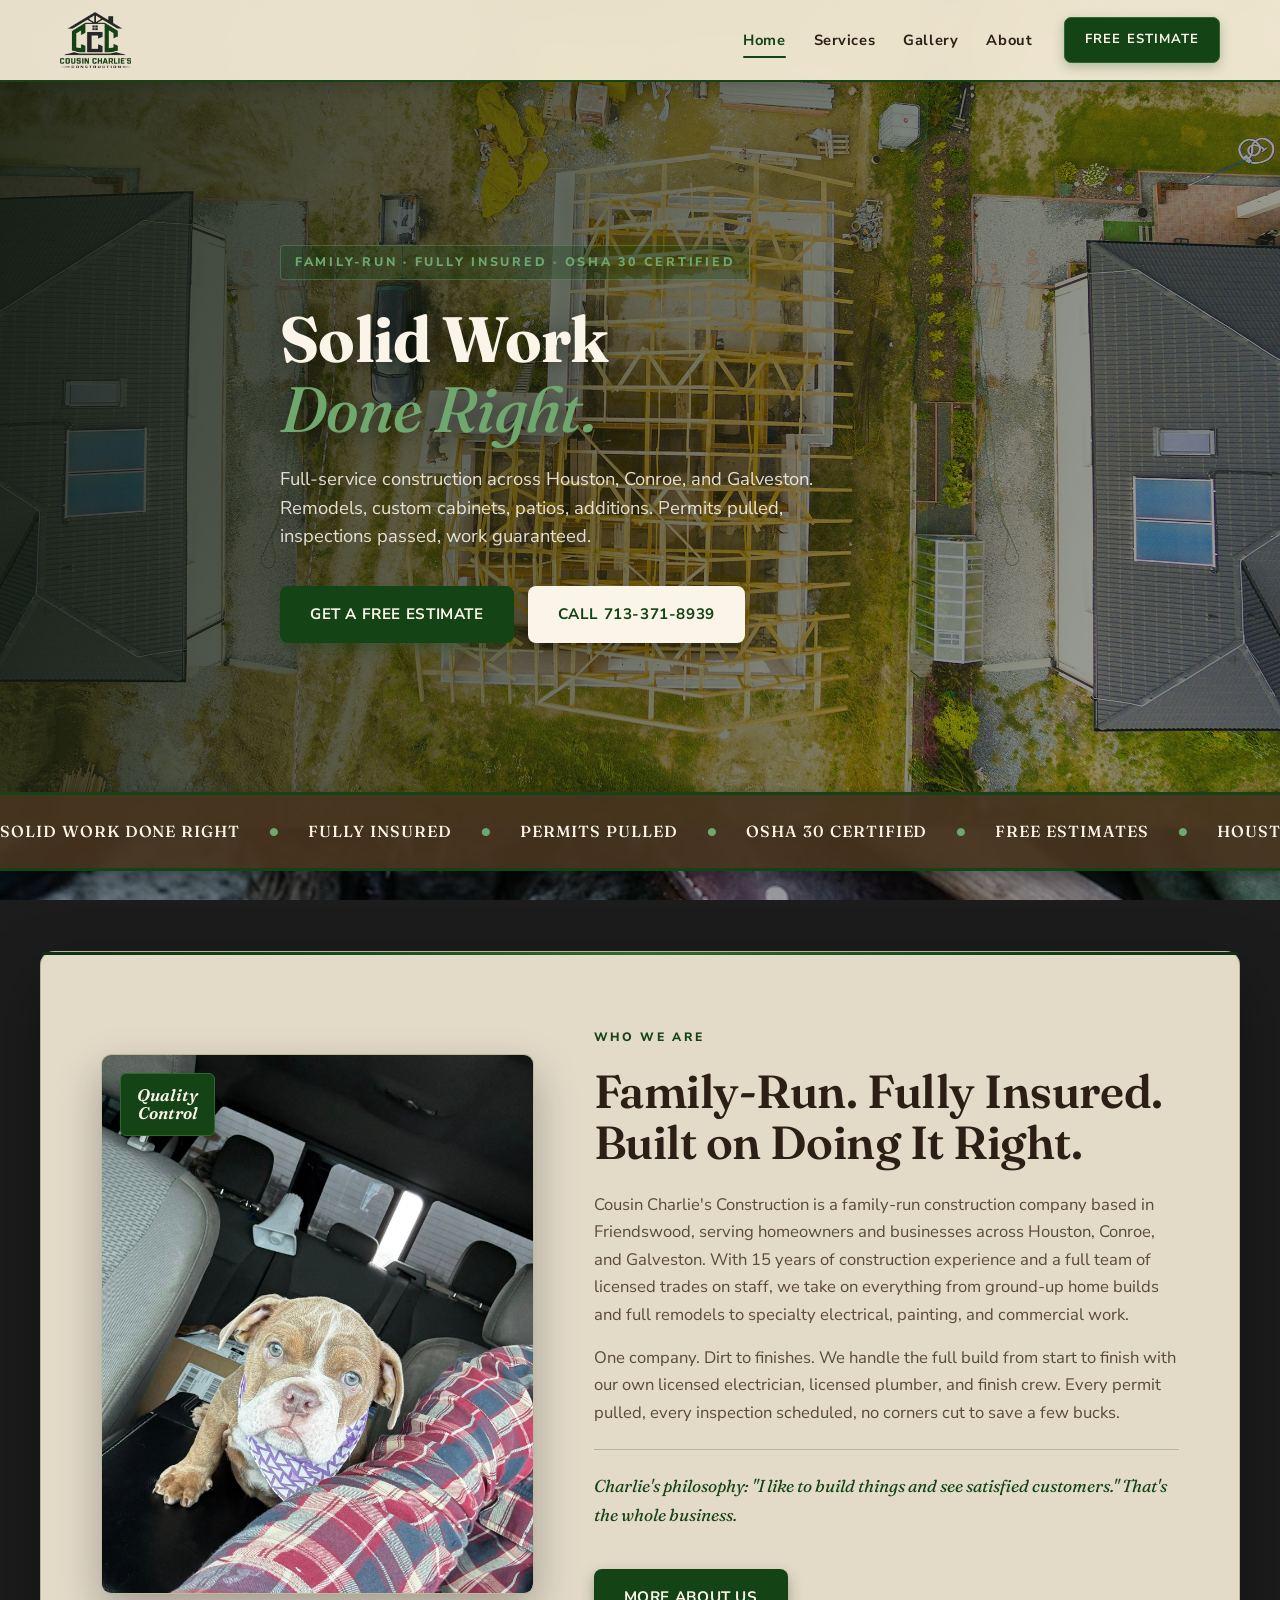
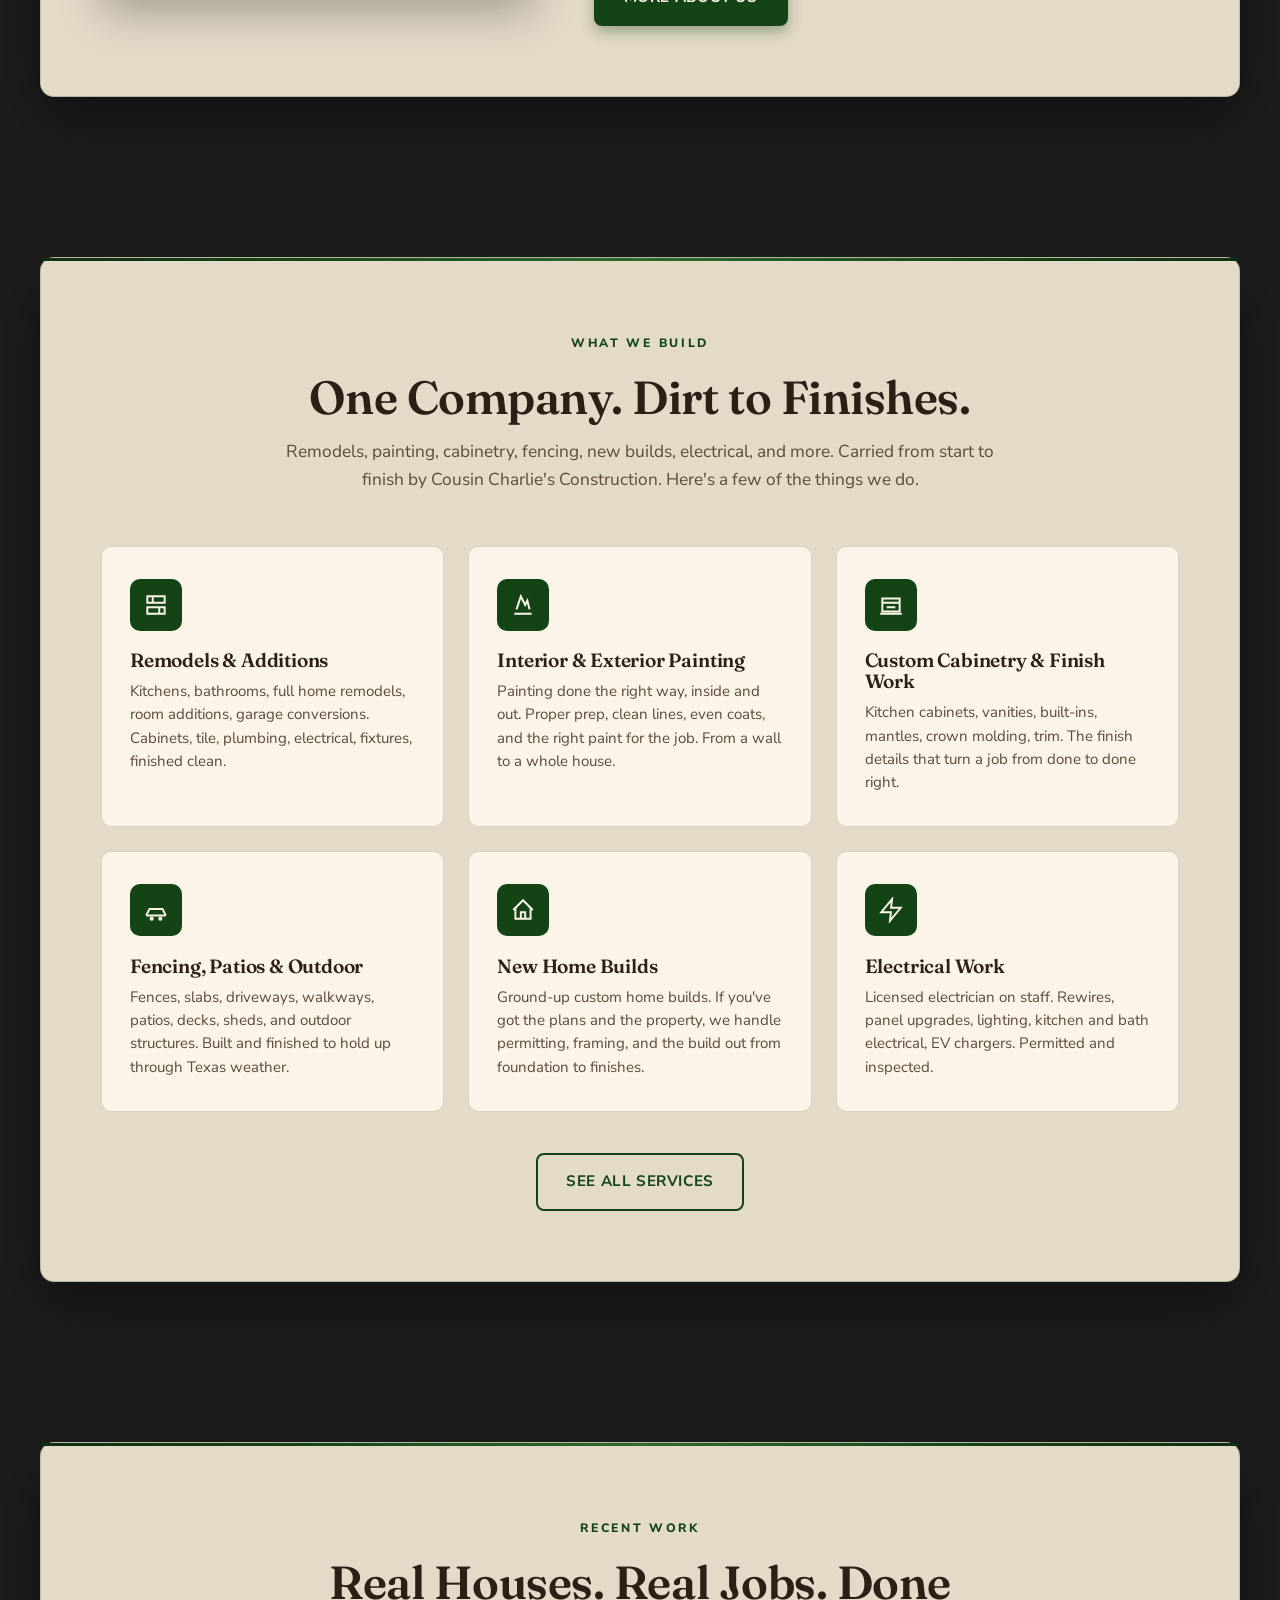
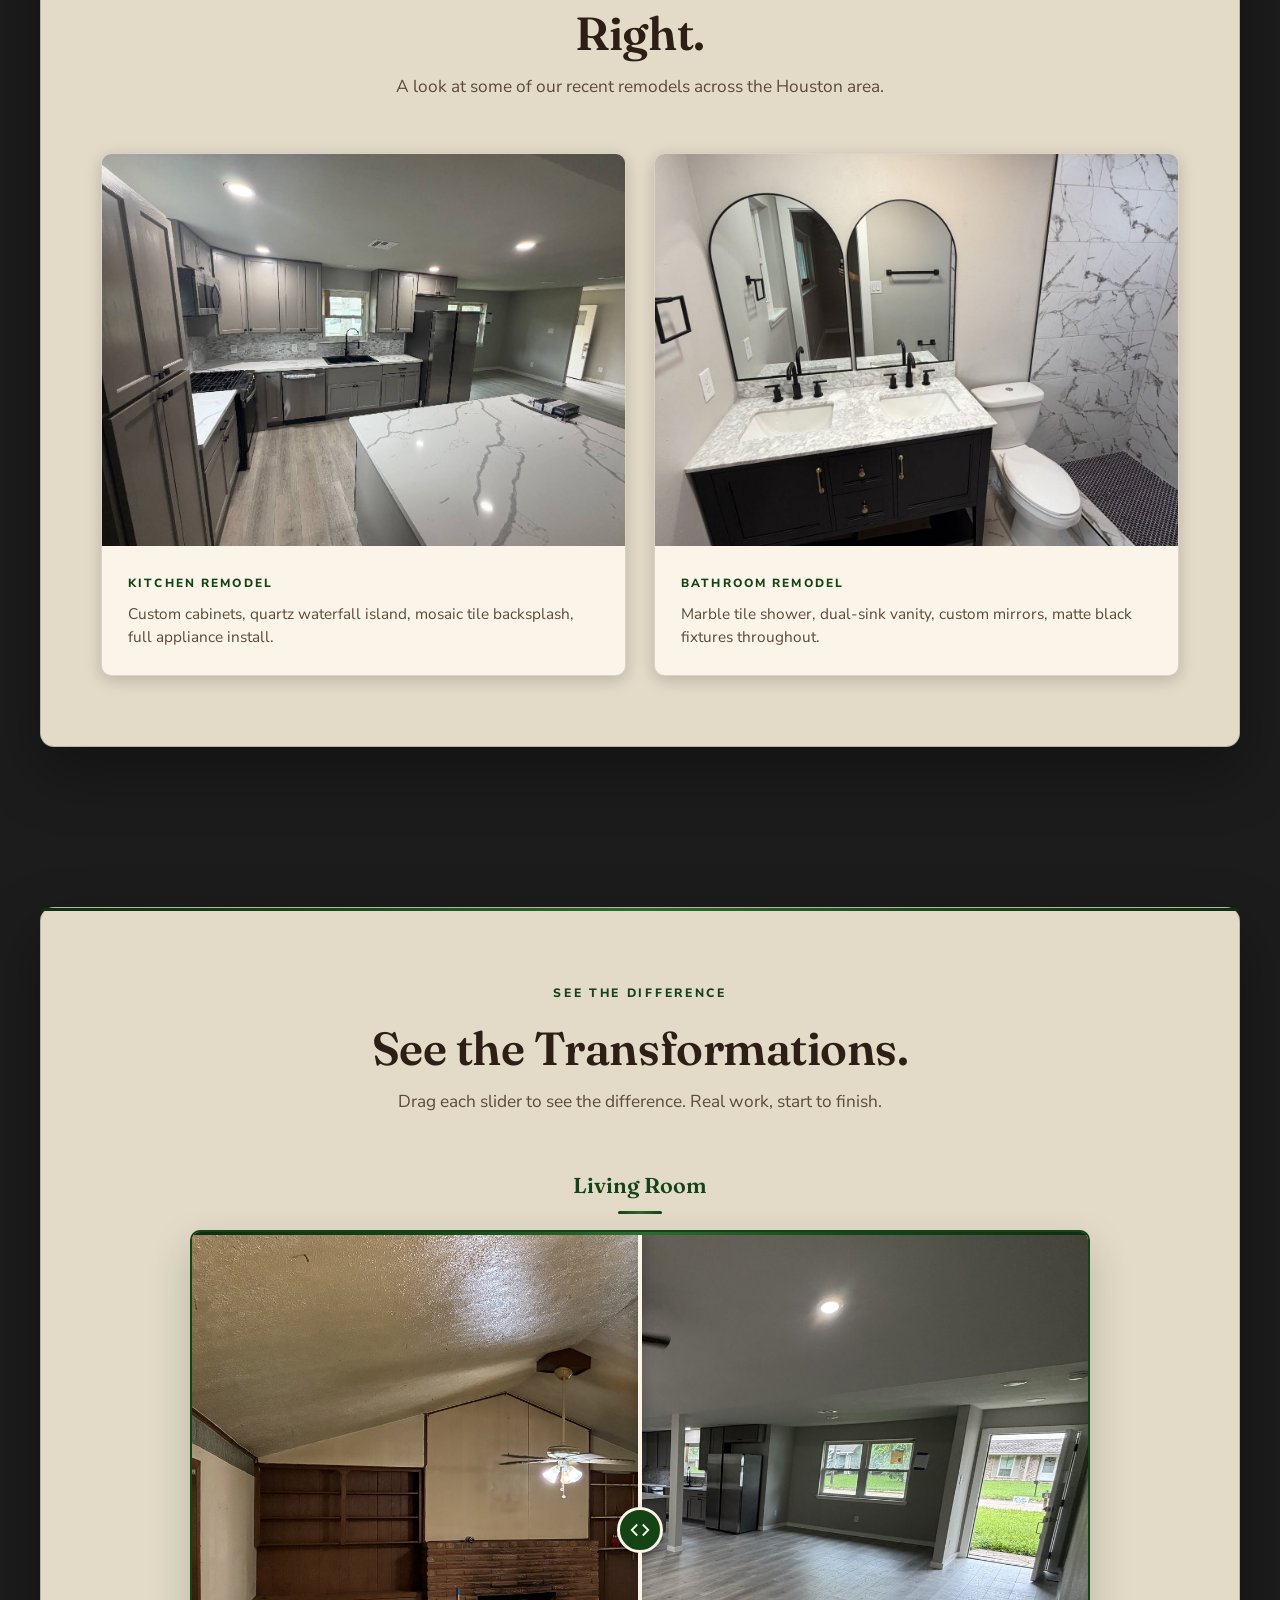
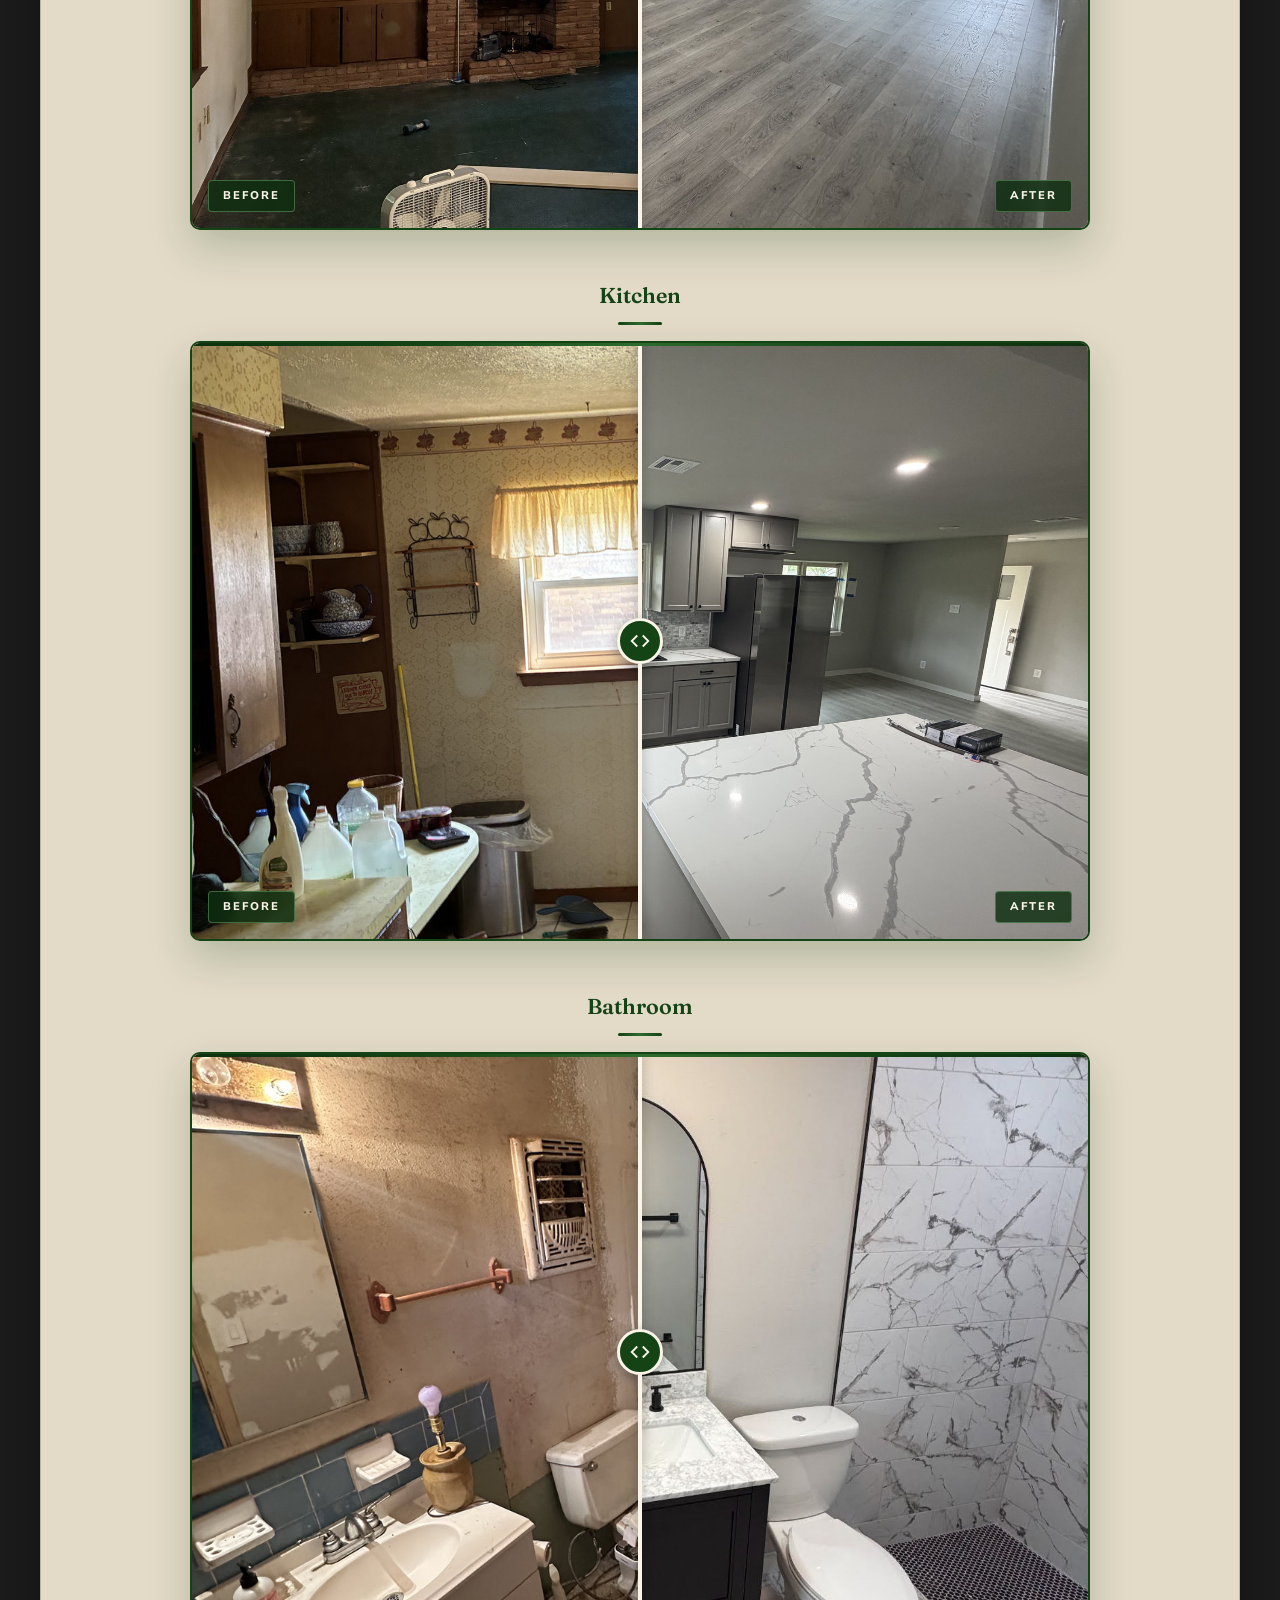
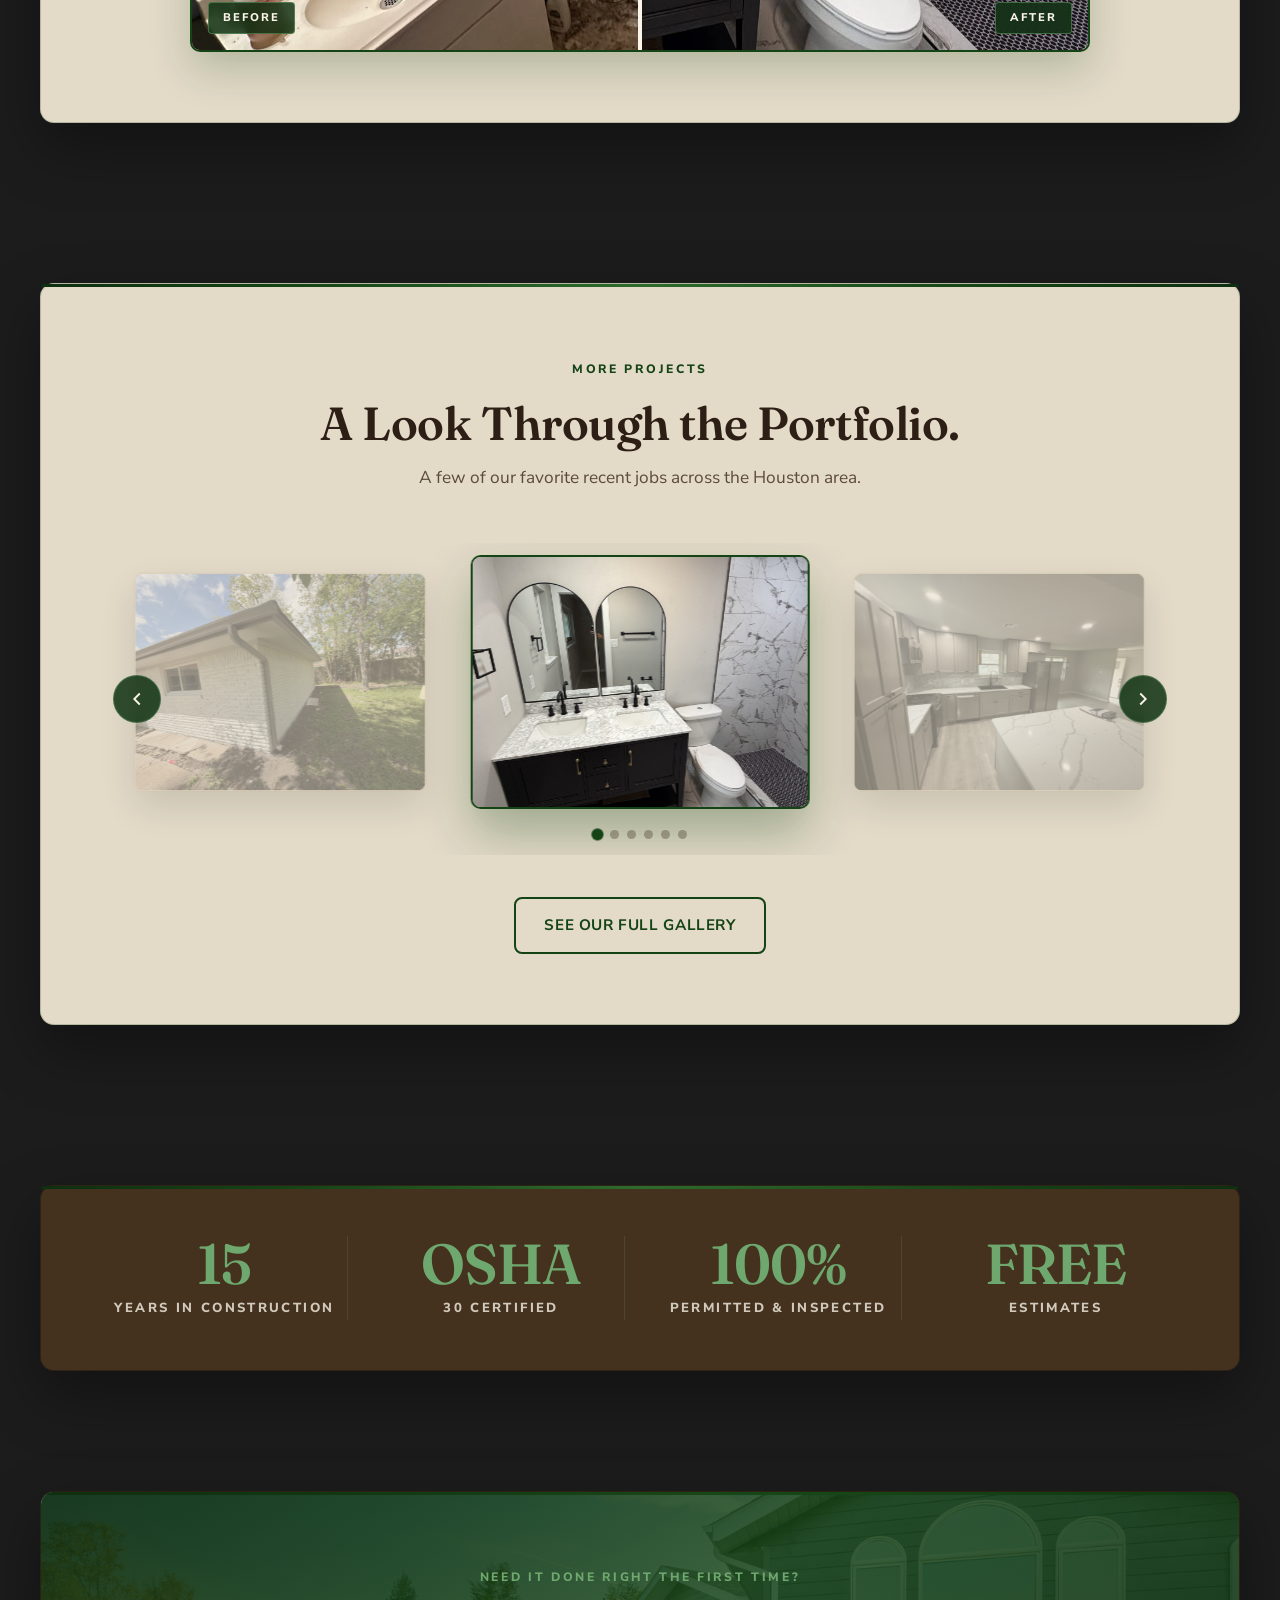
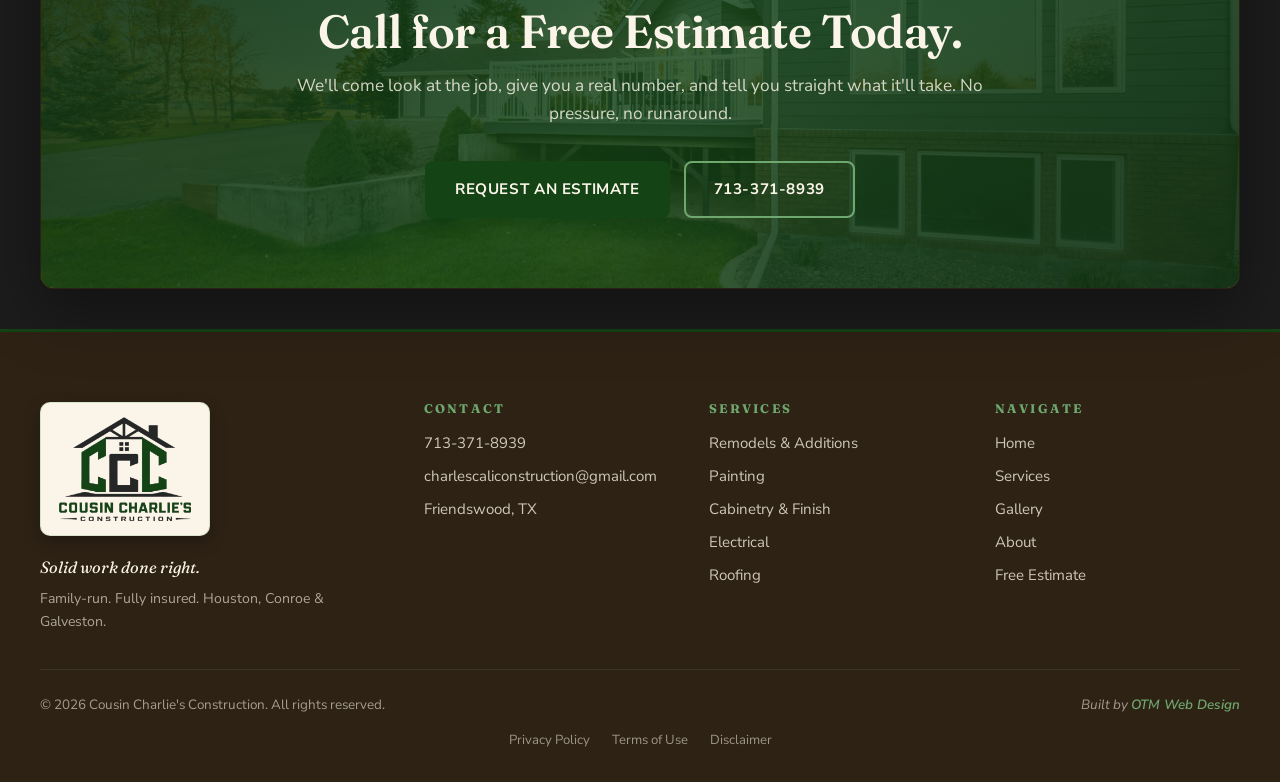
<file: index.html>
<!DOCTYPE html>
<html lang="en">
<head>
  <meta charset="UTF-8" />
  <meta name="viewport" content="width=device-width, initial-scale=1.0" />
  <title>Cousin Charlie's Construction | Houston, Conroe, Galveston</title>
  <meta name="description" content="Family-run construction serving Houston, Conroe, and Galveston. Remodels, custom cabinets, patios, additions. Fully insured. Permits pulled. Free estimates." />
  <link rel="icon" type="image/png" href="assets/logo.png" />
  <link rel="preconnect" href="https://fonts.googleapis.com" />
  <link rel="preconnect" href="https://fonts.gstatic.com" crossorigin />
  <link href="https://fonts.googleapis.com/css2?family=Fraunces:opsz,wght@9..144,400;9..144,500;9..144,600;9..144,700&family=Nunito+Sans:wght@400;600;700;800&display=swap" rel="stylesheet" />
  <link rel="stylesheet" href="styles.css" />
  <!-- Google tag (gtag.js) -->
  <script async src="https://www.googletagmanager.com/gtag/js?id=AW-18284559168"></script>
  <script>
    window.dataLayer = window.dataLayer || [];
    function gtag(){dataLayer.push(arguments);}
    gtag('js', new Date());
    gtag('config', 'AW-18284559168');
  </script>
</head>
<body data-page="home">

  <!-- NAV -->
  <nav class="nav">
    <div class="nav-inner">
      <a href="index.html" class="nav-logo-link" aria-label="Cousin Charlie's Construction Home">
        <img src="assets/logo.png" alt="Cousin Charlie's Construction" class="nav-logo" />
      </a>
      <ul class="nav-links">
        <li><a href="index.html">Home</a></li>
        <li><a href="services.html">Services</a></li>
        <li><a href="gallery.html">Gallery</a></li>
        <li><a href="about.html">About</a></li>
      </ul>
      <a href="contact.html" class="nav-cta">Free Estimate</a>
      <button class="hamburger" aria-label="Open menu">
        <span></span><span></span><span></span>
      </button>
    </div>
  </nav>

  <!-- HERO -->
  <header class="hero">
    <div class="hero-bg" style="background-image: url('assets/hero-main.jpg');"></div>
    <div class="hero-overlay"></div>
    <div class="hero-content">
      <div class="hero-eyebrow">Family-Run &middot; Fully Insured &middot; OSHA 30 Certified</div>
      <h1 class="hero-title">Solid Work<br/><em>Done Right.</em></h1>
      <p class="hero-sub">Full-service construction across Houston, Conroe, and Galveston. Remodels, custom cabinets, patios, additions. Permits pulled, inspections passed, work guaranteed.</p>
      <div class="hero-ctas">
        <a href="contact.html" class="btn btn-primary">Get a Free Estimate</a>
        <a href="tel:7133718939" class="btn btn-ghost">Call 713-371-8939</a>
      </div>
    </div>
  </header>

  <!-- MARQUEE -->
  <section class="section section-marquee">
    <div class="container container-deep">
      <div class="marquee">
        <div class="marquee-track">
          <span class="marquee-item">Solid Work Done Right</span>
          <span class="marquee-dot">&bull;</span>
          <span class="marquee-item">Fully Insured</span>
          <span class="marquee-dot">&bull;</span>
          <span class="marquee-item">Permits Pulled</span>
          <span class="marquee-dot">&bull;</span>
          <span class="marquee-item">OSHA 30 Certified</span>
          <span class="marquee-dot">&bull;</span>
          <span class="marquee-item">Free Estimates</span>
          <span class="marquee-dot">&bull;</span>
          <span class="marquee-item">Houston &middot; Conroe &middot; Galveston</span>
          <span class="marquee-dot">&bull;</span>
          <span class="marquee-item">Solid Work Done Right</span>
          <span class="marquee-dot">&bull;</span>
          <span class="marquee-item">Fully Insured</span>
          <span class="marquee-dot">&bull;</span>
          <span class="marquee-item">Permits Pulled</span>
          <span class="marquee-dot">&bull;</span>
          <span class="marquee-item">OSHA 30 Certified</span>
          <span class="marquee-dot">&bull;</span>
          <span class="marquee-item">Free Estimates</span>
          <span class="marquee-dot">&bull;</span>
          <span class="marquee-item">Houston &middot; Conroe &middot; Galveston</span>
          <span class="marquee-dot">&bull;</span>
        </div>
      </div>
    </div>
  </section>

  <!-- INTRO / WHO WE ARE (puppy image) -->
  <section class="section">
    <div class="container">
      <div class="intro-grid">
        <div class="intro-image">
          <img src="assets/about-pup.jpg" alt="Our shop dog, our unofficial quality control" loading="lazy" />
          <div class="intro-badge">Quality<br/>Control</div>
        </div>
        <div class="intro-content">
          <div class="eyebrow">Who We Are</div>
          <h2>Family-Run. Fully Insured. Built on Doing It Right.</h2>
          <p>Cousin Charlie's Construction is a family-run construction company based in Friendswood, serving homeowners and businesses across Houston, Conroe, and Galveston. With 15 years of construction experience and a full team of licensed trades on staff, we take on everything from ground-up home builds and full remodels to specialty electrical, painting, and commercial work.</p>
          <p>One company. Dirt to finishes. We handle the full build from start to finish with our own licensed electrician, licensed plumber, and finish crew. Every permit pulled, every inspection scheduled, no corners cut to save a few bucks.</p>
          <p class="intro-meta">Charlie's philosophy: "I like to build things and see satisfied customers." That's the whole business.</p>
          <a href="about.html" class="btn btn-primary intro-cta">More About Us</a>
        </div>
      </div>
    </div>
  </section>

  <!-- SERVICES PREVIEW -->
  <section class="section">
    <div class="container">
      <div class="section-head">
        <div class="eyebrow">What We Build</div>
        <h2>One Company. Dirt to Finishes.</h2>
        <p class="section-sub">Remodels, painting, cabinetry, fencing, new builds, electrical, and more. Carried from start to finish by Cousin Charlie's Construction. Here's a few of the things we do.</p>
      </div>

      <div class="services-grid">
        <div class="service-card">
          <div class="service-icon">
            <svg viewBox="0 0 24 24" fill="none" stroke="currentColor" stroke-width="1.8"><path d="M4 4h16v6H4z"/><path d="M4 14h16v6H4z"/><path d="M9 4v6"/><path d="M15 14v6"/></svg>
          </div>
          <h3>Remodels &amp; Additions</h3>
          <p>Kitchens, bathrooms, full home remodels, room additions, garage conversions. Cabinets, tile, plumbing, electrical, fixtures, finished clean.</p>
        </div>

        <div class="service-card">
          <div class="service-icon">
            <svg viewBox="0 0 24 24" fill="none" stroke="currentColor" stroke-width="1.8"><path d="M4 20h16"/><path d="M6 16l4-12 4 8 2-4 2 8"/></svg>
          </div>
          <h3>Interior &amp; Exterior Painting</h3>
          <p>Painting done the right way, inside and out. Proper prep, clean lines, even coats, and the right paint for the job. From a wall to a whole house.</p>
        </div>

        <div class="service-card">
          <div class="service-icon">
            <svg viewBox="0 0 24 24" fill="none" stroke="currentColor" stroke-width="1.8"><path d="M4 6h16v12H4z"/><path d="M4 10h16"/><path d="M8 14h8"/><path d="M2 20h20"/></svg>
          </div>
          <h3>Custom Cabinetry &amp; Finish Work</h3>
          <p>Kitchen cabinets, vanities, built-ins, mantles, crown molding, trim. The finish details that turn a job from done to done right.</p>
        </div>

        <div class="service-card">
          <div class="service-icon">
            <svg viewBox="0 0 24 24" fill="none" stroke="currentColor" stroke-width="1.8"><path d="M3 17h18"/><path d="M3 17l3-6h12l3 6"/><circle cx="8" cy="20" r="1"/><circle cx="16" cy="20" r="1"/></svg>
          </div>
          <h3>Fencing, Patios &amp; Outdoor</h3>
          <p>Fences, slabs, driveways, walkways, patios, decks, sheds, and outdoor structures. Built and finished to hold up through Texas weather.</p>
        </div>

        <div class="service-card">
          <div class="service-icon">
            <svg viewBox="0 0 24 24" fill="none" stroke="currentColor" stroke-width="1.8"><path d="M3 12 12 3l9 9"/><path d="M5 10v10h14V10"/><path d="M10 20v-6h4v6"/></svg>
          </div>
          <h3>New Home Builds</h3>
          <p>Ground-up custom home builds. If you've got the plans and the property, we handle permitting, framing, and the build out from foundation to finishes.</p>
        </div>

        <div class="service-card">
          <div class="service-icon">
            <svg viewBox="0 0 24 24" fill="none" stroke="currentColor" stroke-width="1.8"><path d="M13 2L3 14h9l-1 8 10-12h-9l1-8z"/></svg>
          </div>
          <h3>Electrical Work</h3>
          <p>Licensed electrician on staff. Rewires, panel upgrades, lighting, kitchen and bath electrical, EV chargers. Permitted and inspected.</p>
        </div>
      </div>

      <div class="services-cta">
        <a href="services.html" class="btn btn-outline-dark">See All Services</a>
      </div>
    </div>
  </section>

  <!-- RECENT WORK (kitchen + bath, dedicated photos) -->
  <section class="section">
    <div class="container">
      <div class="section-head">
        <div class="eyebrow">Recent Work</div>
        <h2>Real Houses. Real Jobs. Done Right.</h2>
        <p class="section-sub">A look at some of our recent remodels across the Houston area.</p>
      </div>

      <div class="work-grid">
        <figure class="work-item">
          <div class="work-image-wrap">
            <img src="assets/kitchen-remodel.jpg" alt="Full kitchen remodel with custom gray cabinets, waterfall island, and stainless appliances" loading="lazy" />
          </div>
          <figcaption class="work-caption">
            <div class="work-tag">Kitchen Remodel</div>
            <div class="work-desc">Custom cabinets, quartz waterfall island, mosaic tile backsplash, full appliance install.</div>
          </figcaption>
        </figure>

        <figure class="work-item">
          <div class="work-image-wrap">
            <img src="assets/bathroom-remodel.jpg" alt="Bathroom remodel with marble shower, dual-sink vanity, and arched mirrors" loading="lazy" />
          </div>
          <figcaption class="work-caption">
            <div class="work-tag">Bathroom Remodel</div>
            <div class="work-desc">Marble tile shower, dual-sink vanity, custom mirrors, matte black fixtures throughout.</div>
          </figcaption>
        </figure>
      </div>
    </div>
  </section>

  <!-- BEFORE & AFTER SLIDERS -->
  <section class="section">
    <div class="container">
      <div class="section-head">
        <div class="eyebrow">See the Difference</div>
        <h2>See the Transformations.</h2>
        <p class="section-sub">Drag each slider to see the difference. Real work, start to finish.</p>
      </div>

      <div class="ba-stack">

        <!-- Living Room -->
        <div class="ba-item">
          <div class="ba-room-label">Living Room</div>
          <div class="ba-slider" data-ba>
            <div class="ba-images">
              <img class="ba-after-img" src="assets/after-1.jpg" alt="Living room after the remodel" draggable="false" />
              <div class="ba-before">
                <img class="ba-before-img" src="assets/before-1.jpg" alt="Living room before the remodel" draggable="false" />
              </div>
              <span class="ba-label ba-label-before">Before</span>
              <span class="ba-label ba-label-after">After</span>
              <div class="ba-handle">
                <div class="ba-handle-line"></div>
                <button class="ba-handle-btn" aria-label="Drag to compare">
                  <svg viewBox="0 0 24 24" fill="none" stroke="currentColor" stroke-width="2"><path d="M9 6l-6 6 6 6"/><path d="M15 6l6 6-6 6"/></svg>
                </button>
                <div class="ba-handle-line"></div>
              </div>
            </div>
            <input class="ba-range" type="range" min="0" max="100" value="50" aria-label="Living room before and after comparison slider" />
          </div>
        </div>

        <!-- Kitchen -->
        <div class="ba-item">
          <div class="ba-room-label">Kitchen</div>
          <div class="ba-slider" data-ba>
            <div class="ba-images">
              <img class="ba-after-img" src="assets/after-2.jpg" alt="Kitchen after the remodel" draggable="false" />
              <div class="ba-before">
                <img class="ba-before-img" src="assets/before-2.jpg" alt="Kitchen before the remodel" draggable="false" />
              </div>
              <span class="ba-label ba-label-before">Before</span>
              <span class="ba-label ba-label-after">After</span>
              <div class="ba-handle">
                <div class="ba-handle-line"></div>
                <button class="ba-handle-btn" aria-label="Drag to compare">
                  <svg viewBox="0 0 24 24" fill="none" stroke="currentColor" stroke-width="2"><path d="M9 6l-6 6 6 6"/><path d="M15 6l6 6-6 6"/></svg>
                </button>
                <div class="ba-handle-line"></div>
              </div>
            </div>
            <input class="ba-range" type="range" min="0" max="100" value="50" aria-label="Kitchen before and after comparison slider" />
          </div>
        </div>

        <!-- Bathroom -->
        <div class="ba-item">
          <div class="ba-room-label">Bathroom</div>
          <div class="ba-slider" data-ba>
            <div class="ba-images">
              <img class="ba-after-img" src="assets/after-3.jpg" alt="Bathroom after the remodel" draggable="false" />
              <div class="ba-before">
                <img class="ba-before-img" src="assets/before-3.jpg" alt="Bathroom before the remodel" draggable="false" />
              </div>
              <span class="ba-label ba-label-before">Before</span>
              <span class="ba-label ba-label-after">After</span>
              <div class="ba-handle">
                <div class="ba-handle-line"></div>
                <button class="ba-handle-btn" aria-label="Drag to compare">
                  <svg viewBox="0 0 24 24" fill="none" stroke="currentColor" stroke-width="2"><path d="M9 6l-6 6 6 6"/><path d="M15 6l6 6-6 6"/></svg>
                </button>
                <div class="ba-handle-line"></div>
              </div>
            </div>
            <input class="ba-range" type="range" min="0" max="100" value="50" aria-label="Bathroom before and after comparison slider" />
          </div>
        </div>

      </div>
    </div>
  </section>

  <!-- FEATURED WORK CAROUSEL (6 featured photos) -->
  <section class="section">
    <div class="container">
      <div class="section-head">
        <div class="eyebrow">More Projects</div>
        <h2>A Look Through the Portfolio.</h2>
        <p class="section-sub">A few of our favorite recent jobs across the Houston area.</p>
      </div>

      <div class="carousel">
        <div class="carousel-track">
          <div class="carousel-slide"><div class="carousel-slide-inner"><img src="assets/featured-01.jpg" alt="Featured project" loading="lazy" /></div></div>
          <div class="carousel-slide"><div class="carousel-slide-inner"><img src="assets/featured-02.jpg" alt="Featured project" loading="lazy" /></div></div>
          <div class="carousel-slide"><div class="carousel-slide-inner"><img src="assets/featured-03.jpg" alt="Featured project" loading="lazy" /></div></div>
          <div class="carousel-slide"><div class="carousel-slide-inner"><img src="assets/featured-04.jpg" alt="Featured project" loading="lazy" /></div></div>
          <div class="carousel-slide"><div class="carousel-slide-inner"><img src="assets/featured-05.jpg" alt="Featured project" loading="lazy" /></div></div>
          <div class="carousel-slide"><div class="carousel-slide-inner"><img src="assets/featured-06.jpg" alt="Featured project" loading="lazy" /></div></div>
        </div>
        <button class="carousel-btn carousel-prev" aria-label="Previous">
          <svg viewBox="0 0 24 24" fill="none" stroke="currentColor" stroke-width="2"><path d="M15 6l-6 6 6 6"/></svg>
        </button>
        <button class="carousel-btn carousel-next" aria-label="Next">
          <svg viewBox="0 0 24 24" fill="none" stroke="currentColor" stroke-width="2"><path d="M9 6l6 6-6 6"/></svg>
        </button>
        <div class="carousel-dots"></div>
      </div>

      <div class="services-cta">
        <a href="gallery.html" class="btn btn-outline-dark">See Our Full Gallery</a>
      </div>
    </div>
  </section>

  <!-- TRUST / STATS -->
  <section class="section section-stats">
    <div class="container container-deep">
      <div class="stats-grid">
        <div class="stat">
          <div class="stat-num">15</div>
          <div class="stat-label">Years in Construction</div>
        </div>
        <div class="stat">
          <div class="stat-num">OSHA</div>
          <div class="stat-label">30 Certified</div>
        </div>
        <div class="stat">
          <div class="stat-num">100%</div>
          <div class="stat-label">Permitted &amp; Inspected</div>
        </div>
        <div class="stat">
          <div class="stat-num">FREE</div>
          <div class="stat-label">Estimates</div>
        </div>
      </div>
    </div>
  </section>

  <!-- CTA -->
  <section class="section section-cta">
    <div class="container container-deep container-cta-bg">
      <div class="cta-overlay"></div>
      <div class="cta-block">
        <div class="eyebrow eyebrow-light">Need It Done Right the First Time?</div>
        <h2 class="cta-title">Call for a Free Estimate Today.</h2>
        <p class="cta-sub">We'll come look at the job, give you a real number, and tell you straight what it'll take. No pressure, no runaround.</p>
        <div class="cta-buttons">
          <a href="contact.html" class="btn btn-primary">Request an Estimate</a>
          <a href="tel:7133718939" class="btn btn-outline">713-371-8939</a>
        </div>
      </div>
    </div>
  </section>

  <!-- FOOTER -->
  <footer class="section section-footer">
    <div class="container-darkest">
      <div class="footer-grid">
        <div class="footer-col footer-brand">
          <img src="assets/logo.png" alt="Cousin Charlie's Construction" class="footer-logo" />
          <p class="footer-tag">Solid work done right.</p>
          <p class="footer-meta">Family-run. Fully insured. Houston, Conroe &amp; Galveston.</p>
        </div>
        <div class="footer-col">
          <h4>Contact</h4>
          <a href="tel:7133718939">713-371-8939</a>
          <a href="mailto:charlescaliconstruction@gmail.com">charlescaliconstruction@gmail.com</a>
          <span>Friendswood, TX</span>
        </div>
        <div class="footer-col">
          <h4>Services</h4>
          <a href="services.html">Remodels &amp; Additions</a>
          <a href="services.html">Painting</a>
          <a href="services.html">Cabinetry &amp; Finish</a>
          <a href="services.html">Electrical</a>
          <a href="services.html">Roofing</a>
        </div>
        <div class="footer-col">
          <h4>Navigate</h4>
          <a href="index.html">Home</a>
          <a href="services.html">Services</a>
          <a href="gallery.html">Gallery</a>
          <a href="about.html">About</a>
          <a href="contact.html">Free Estimate</a>
        </div>
      </div>
      <div class="footer-bottom">
        <span>&copy; <span id="year"></span> Cousin Charlie's Construction. All rights reserved.</span>
        <span class="footer-credit">Built by <a href="https://otm-designs.com" target="_blank" rel="noopener">OTM Web Design</a></span>
      </div>
      <div class="footer-legal-links">
        <a href="privacy-policy.html">Privacy Policy</a>
        <a href="terms.html">Terms of Use</a>
        <a href="disclaimer.html">Disclaimer</a>
      </div>
    </div>
  </footer>

  <script src="script.js"></script>
</body>
</html>
</file>
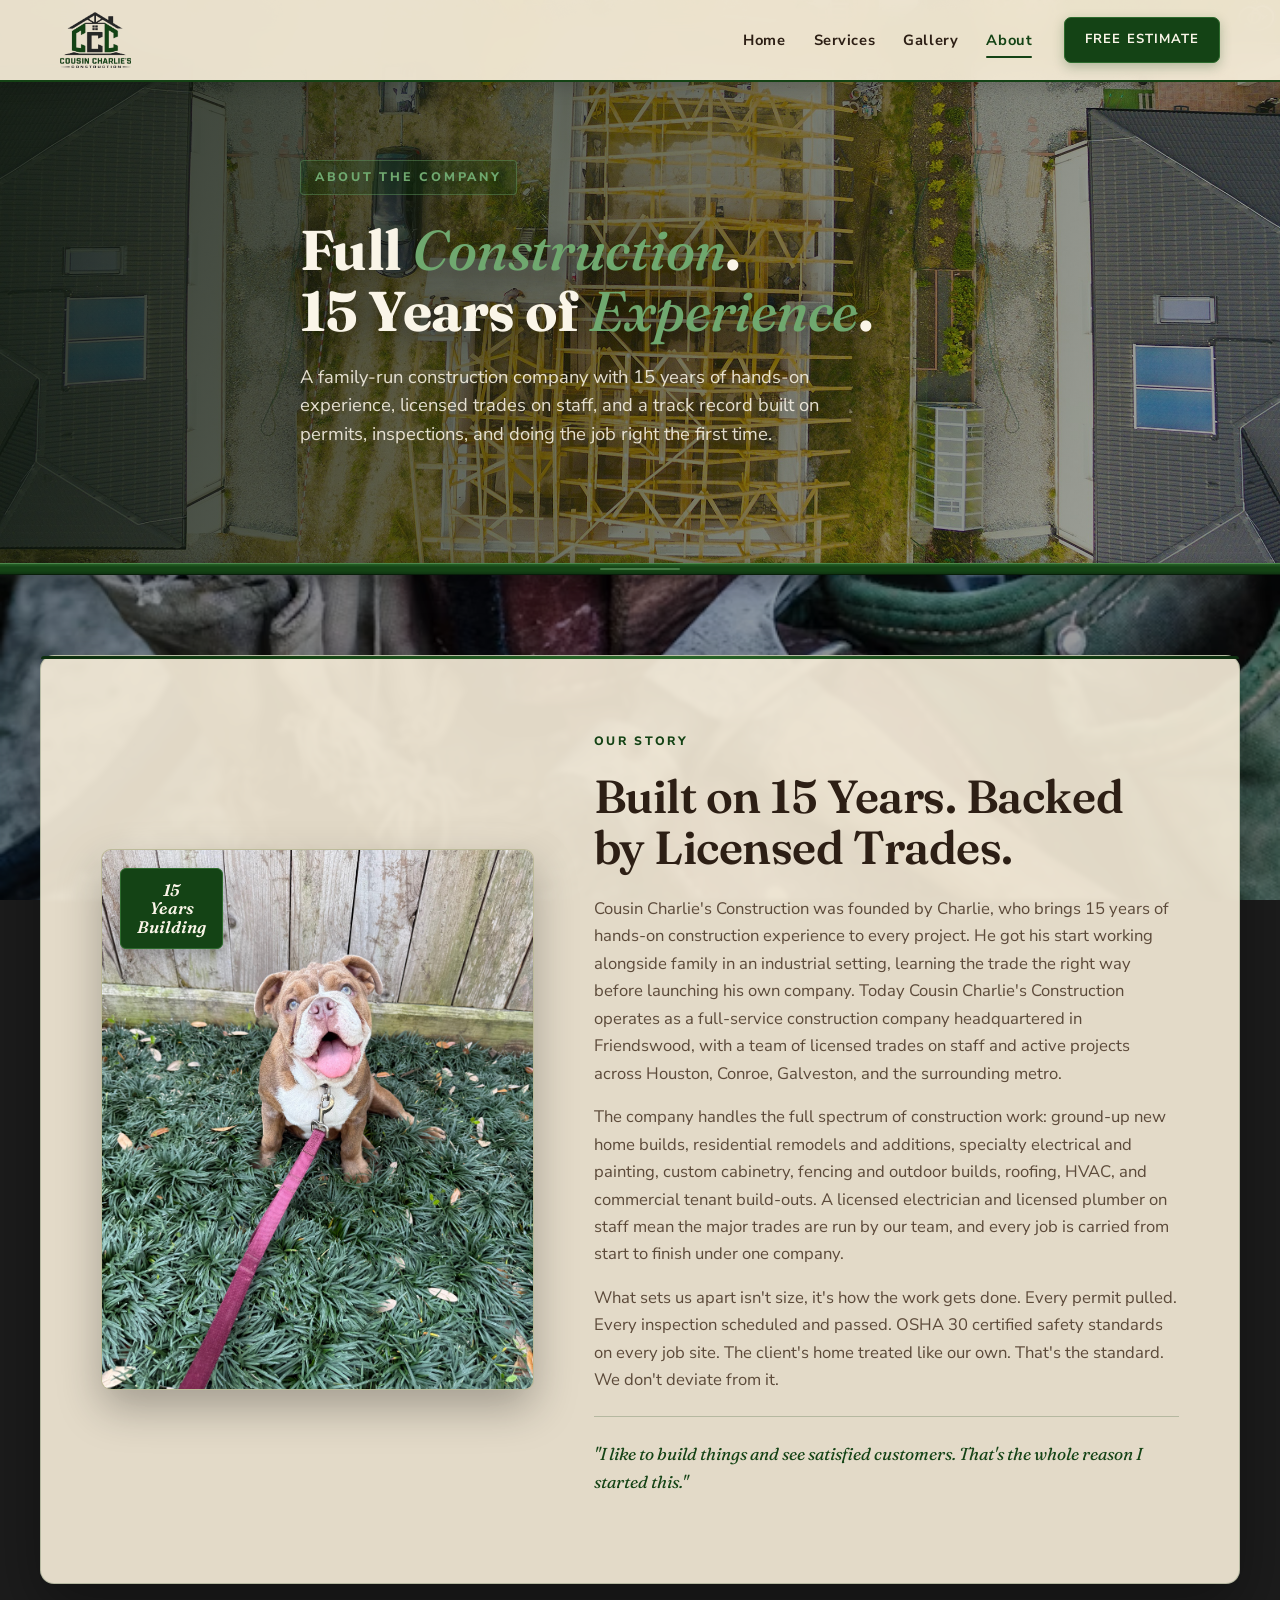
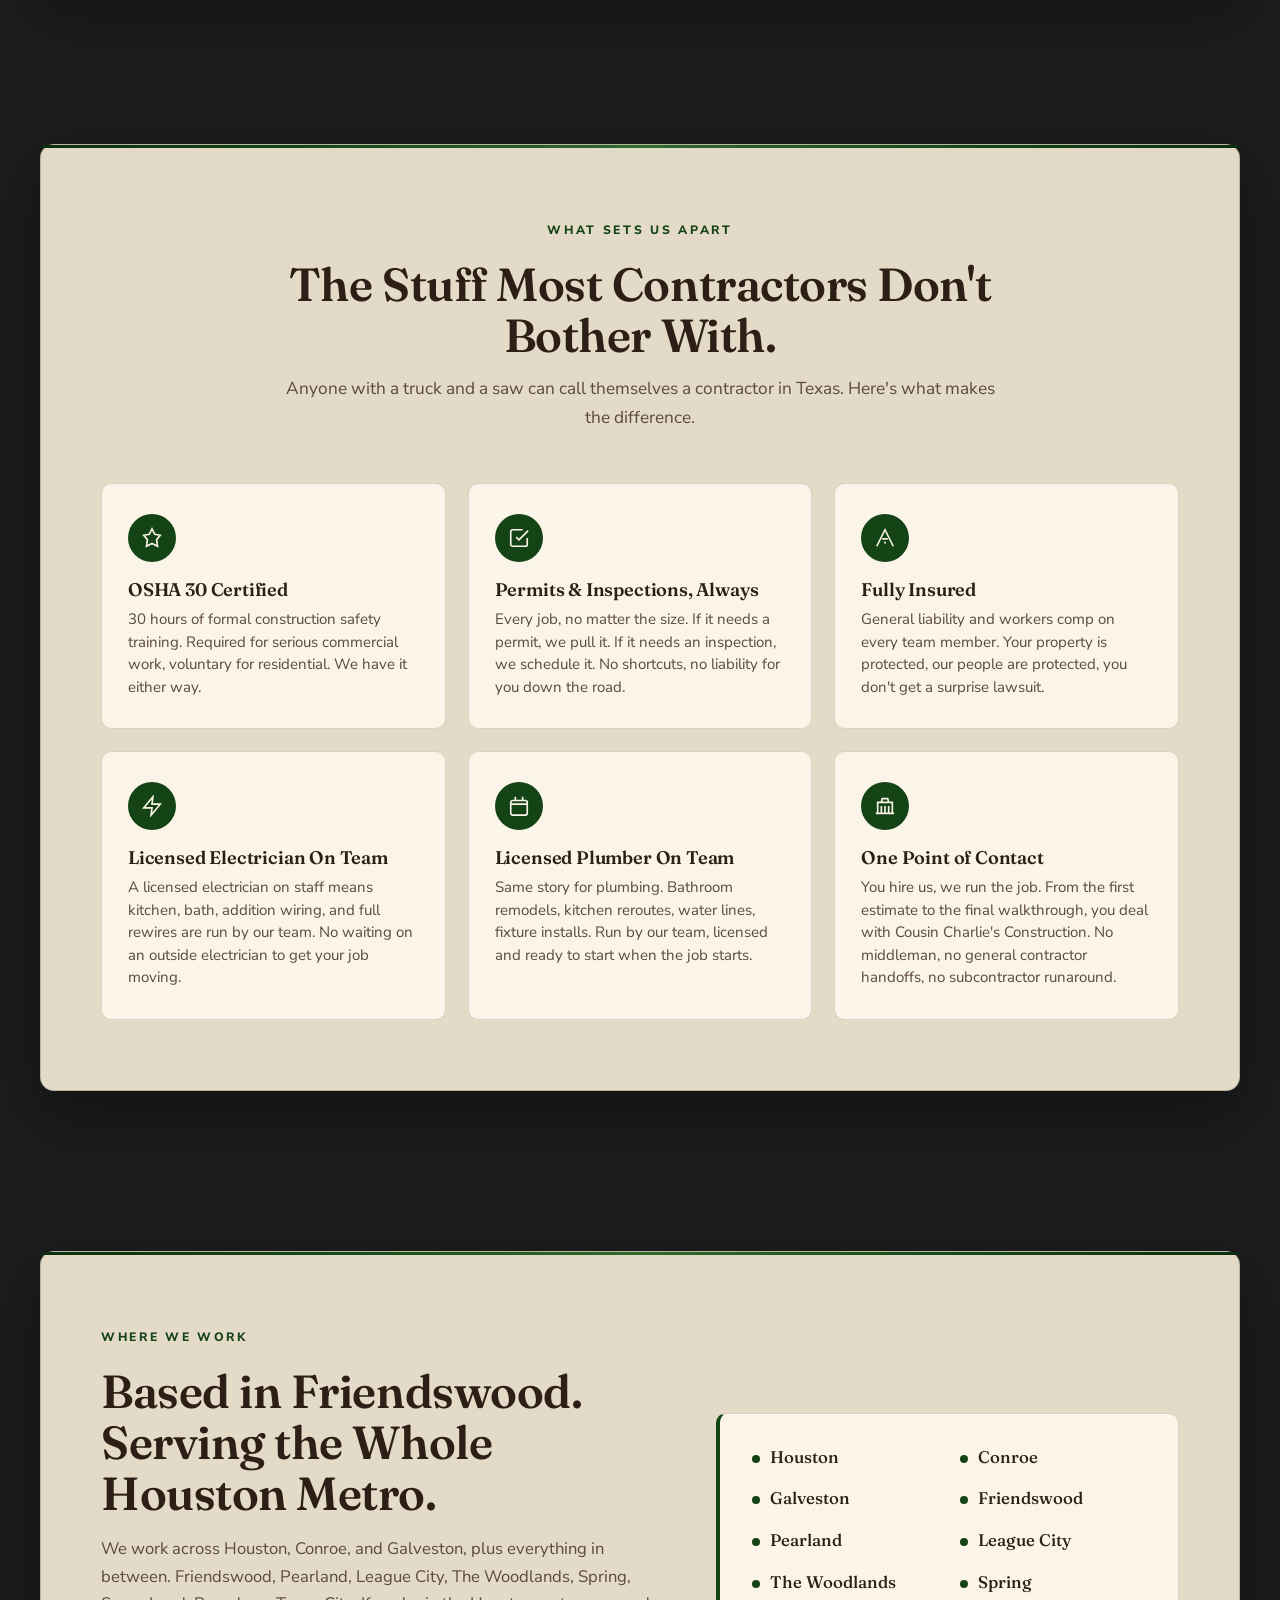
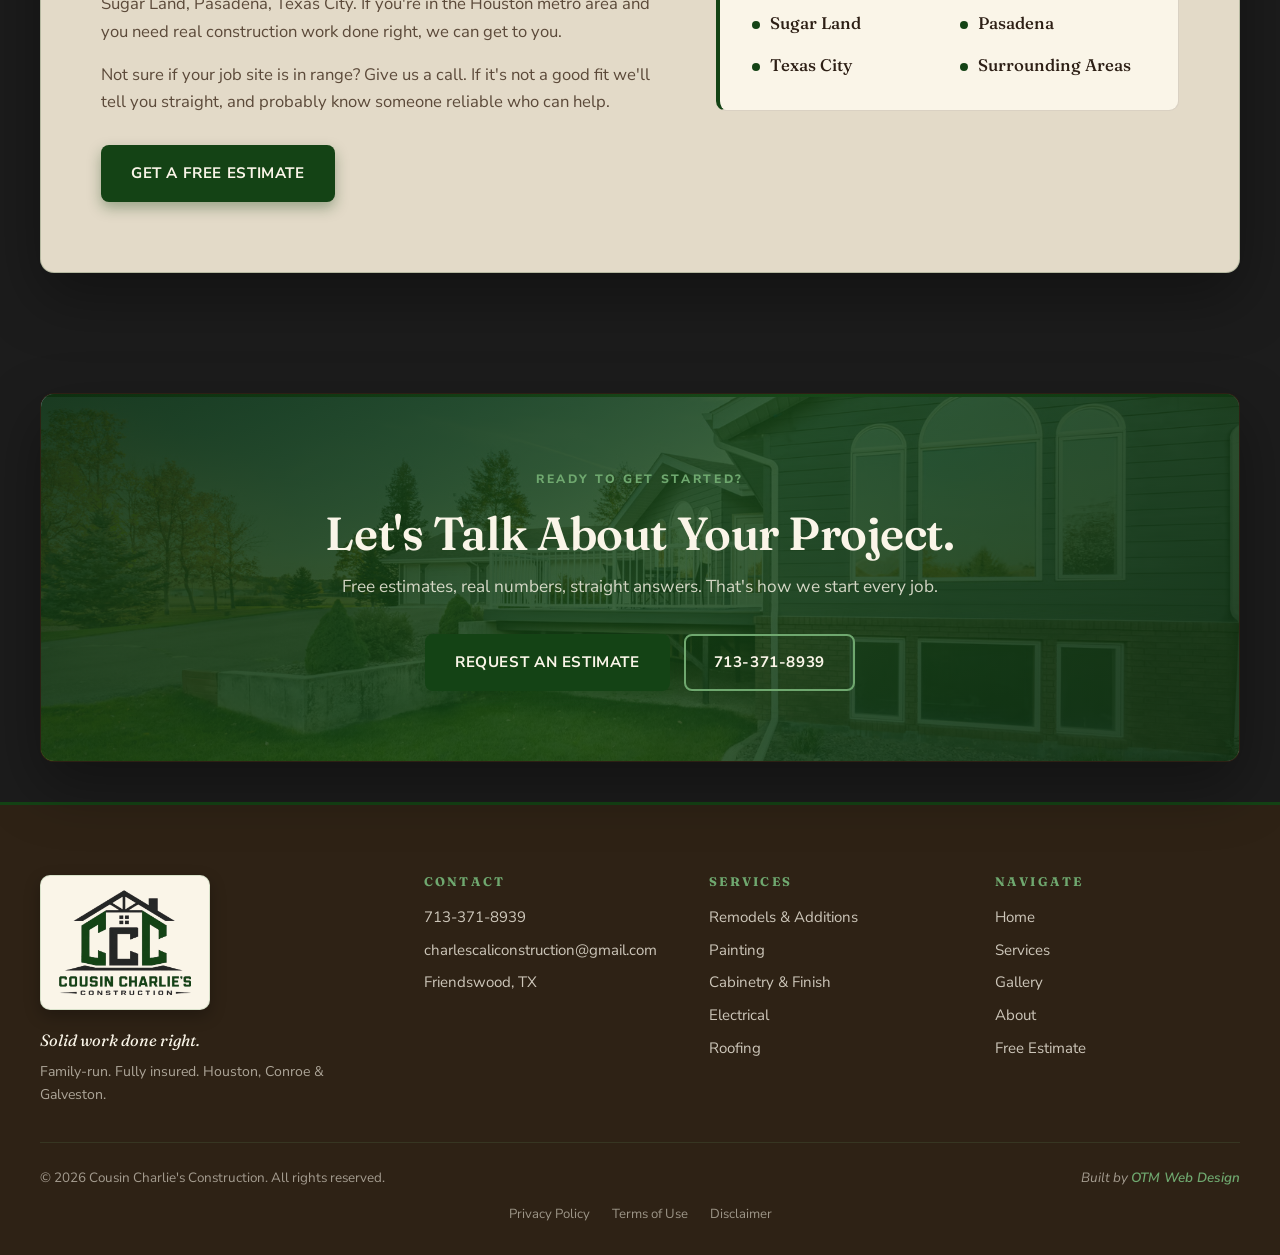
<file: about.html>
<!DOCTYPE html>
<html lang="en">
<head>
  <meta charset="UTF-8" />
  <meta name="viewport" content="width=device-width, initial-scale=1.0" />
  <title>About | Cousin Charlie's Construction</title>
  <meta name="description" content="Family-run, fully insured construction company based in Friendswood, TX. 15 years of experience, OSHA 30 certified, licensed trades on staff. Serving Houston, Conroe, and Galveston." />
  <link rel="icon" type="image/png" href="assets/logo.png" />
  <link rel="preconnect" href="https://fonts.googleapis.com" />
  <link rel="preconnect" href="https://fonts.gstatic.com" crossorigin />
  <link href="https://fonts.googleapis.com/css2?family=Fraunces:opsz,wght@9..144,400;9..144,500;9..144,600;9..144,700&family=Nunito+Sans:wght@400;600;700;800&display=swap" rel="stylesheet" />
  <link rel="stylesheet" href="styles.css" />
  <!-- Google tag (gtag.js) -->
  <script async src="https://www.googletagmanager.com/gtag/js?id=AW-18284559168"></script>
  <script>
    window.dataLayer = window.dataLayer || [];
    function gtag(){dataLayer.push(arguments);}
    gtag('js', new Date());
    gtag('config', 'AW-18284559168');
  </script>
</head>
<body data-page="about">

  <!-- NAV -->
  <nav class="nav">
    <div class="nav-inner">
      <a href="index.html" class="nav-logo-link" aria-label="Cousin Charlie's Construction Home">
        <img src="assets/logo.png" alt="Cousin Charlie's Construction" class="nav-logo" />
      </a>
      <ul class="nav-links">
        <li><a href="index.html">Home</a></li>
        <li><a href="services.html">Services</a></li>
        <li><a href="gallery.html">Gallery</a></li>
        <li><a href="about.html">About</a></li>
      </ul>
      <a href="contact.html" class="nav-cta">Free Estimate</a>
      <button class="hamburger" aria-label="Open menu">
        <span></span><span></span><span></span>
      </button>
    </div>
  </nav>

  <!-- PAGE HERO -->
  <header class="hero hero-sub-page">
    <div class="hero-bg" style="background-image: url('assets/hero-main.jpg');"></div>
    <div class="hero-overlay"></div>
    <div class="hero-content hero-content-narrow">
      <div class="hero-eyebrow">About the Company</div>
      <h1 class="hero-title hero-title-sub">Full <em>Construction</em>.<br/>15 Years of <em>Experience</em>.</h1>
      <p class="hero-sub">A family-run construction company with 15 years of hands-on experience, licensed trades on staff, and a track record built on permits, inspections, and doing the job right the first time.</p>
    </div>
  </header>

  <!-- HERO DIVIDER -->
  <div class="hero-divider"></div>

  <!-- STORY -->
  <section class="section">
    <div class="container">
      <div class="intro-grid">
        <div class="intro-image">
          <img src="assets/about-story.jpg" alt="Cousin Charlie's Construction at work" loading="lazy" />
          <div class="intro-badge">15<br/>Years<br/>Building</div>
        </div>
        <div class="intro-content">
          <div class="eyebrow">Our Story</div>
          <h2>Built on 15 Years. Backed by Licensed Trades.</h2>
          <p>Cousin Charlie's Construction was founded by Charlie, who brings 15 years of hands-on construction experience to every project. He got his start working alongside family in an industrial setting, learning the trade the right way before launching his own company. Today Cousin Charlie's Construction operates as a full-service construction company headquartered in Friendswood, with a team of licensed trades on staff and active projects across Houston, Conroe, Galveston, and the surrounding metro.</p>
          <p>The company handles the full spectrum of construction work: ground-up new home builds, residential remodels and additions, specialty electrical and painting, custom cabinetry, fencing and outdoor builds, roofing, HVAC, and commercial tenant build-outs. A licensed electrician and licensed plumber on staff mean the major trades are run by our team, and every job is carried from start to finish under one company.</p>
          <p>What sets us apart isn't size, it's how the work gets done. Every permit pulled. Every inspection scheduled and passed. OSHA 30 certified safety standards on every job site. The client's home treated like our own. That's the standard. We don't deviate from it.</p>
          <p class="intro-meta">"I like to build things and see satisfied customers. That's the whole reason I started this."</p>
        </div>
      </div>
    </div>
  </section>

  <!-- CREDENTIALS GRID -->
  <section class="section">
    <div class="container">
      <div class="section-head">
        <div class="eyebrow">What Sets Us Apart</div>
        <h2>The Stuff Most Contractors Don't Bother With.</h2>
        <p class="section-sub">Anyone with a truck and a saw can call themselves a contractor in Texas. Here's what makes the difference.</p>
      </div>

      <div class="creds-grid">
        <div class="cred-card">
          <div class="cred-icon">
            <svg viewBox="0 0 24 24" fill="none" stroke="currentColor" stroke-width="1.8"><path d="M12 2l3 6 6 1-4 5 1 7-6-3-6 3 1-7-4-5 6-1z"/></svg>
          </div>
          <h3>OSHA 30 Certified</h3>
          <p>30 hours of formal construction safety training. Required for serious commercial work, voluntary for residential. We have it either way.</p>
        </div>

        <div class="cred-card">
          <div class="cred-icon">
            <svg viewBox="0 0 24 24" fill="none" stroke="currentColor" stroke-width="1.8"><path d="M9 11l3 3L22 4"/><path d="M21 12v7a2 2 0 01-2 2H5a2 2 0 01-2-2V5a2 2 0 012-2h11"/></svg>
          </div>
          <h3>Permits &amp; Inspections, Always</h3>
          <p>Every job, no matter the size. If it needs a permit, we pull it. If it needs an inspection, we schedule it. No shortcuts, no liability for you down the road.</p>
        </div>

        <div class="cred-card">
          <div class="cred-icon">
            <svg viewBox="0 0 24 24" fill="none" stroke="currentColor" stroke-width="1.8"><path d="M3 21l9-18 9 18M9 13h6M11 17h2"/></svg>
          </div>
          <h3>Fully Insured</h3>
          <p>General liability and workers comp on every team member. Your property is protected, our people are protected, you don't get a surprise lawsuit.</p>
        </div>

        <div class="cred-card">
          <div class="cred-icon">
            <svg viewBox="0 0 24 24" fill="none" stroke="currentColor" stroke-width="1.8"><path d="M13 2L3 14h9l-1 8 10-12h-9l1-8z"/></svg>
          </div>
          <h3>Licensed Electrician On Team</h3>
          <p>A licensed electrician on staff means kitchen, bath, addition wiring, and full rewires are run by our team. No waiting on an outside electrician to get your job moving.</p>
        </div>

        <div class="cred-card">
          <div class="cred-icon">
            <svg viewBox="0 0 24 24" fill="none" stroke="currentColor" stroke-width="1.8"><path d="M8 2v4M16 2v4M3 10h18M5 6h14a2 2 0 012 2v12a2 2 0 01-2 2H5a2 2 0 01-2-2V8a2 2 0 012-2z"/></svg>
          </div>
          <h3>Licensed Plumber On Team</h3>
          <p>Same story for plumbing. Bathroom remodels, kitchen reroutes, water lines, fixture installs. Run by our team, licensed and ready to start when the job starts.</p>
        </div>

        <div class="cred-card">
          <div class="cred-icon">
            <svg viewBox="0 0 24 24" fill="none" stroke="currentColor" stroke-width="1.8"><path d="M2 20h20M4 20V8h16v12M8 20v-8M12 20v-8M16 20v-8M9 4h6l1 4H8z"/></svg>
          </div>
          <h3>One Point of Contact</h3>
          <p>You hire us, we run the job. From the first estimate to the final walkthrough, you deal with Cousin Charlie's Construction. No middleman, no general contractor handoffs, no subcontractor runaround.</p>
        </div>
      </div>
    </div>
  </section>

  <!-- SERVICE AREA -->
  <section class="section">
    <div class="container">
      <div class="area-grid">
        <div class="area-content">
          <div class="eyebrow">Where We Work</div>
          <h2>Based in Friendswood. Serving the Whole Houston Metro.</h2>
          <p>We work across Houston, Conroe, and Galveston, plus everything in between. Friendswood, Pearland, League City, The Woodlands, Spring, Sugar Land, Pasadena, Texas City. If you're in the Houston metro area and you need real construction work done right, we can get to you.</p>
          <p>Not sure if your job site is in range? Give us a call. If it's not a good fit we'll tell you straight, and probably know someone reliable who can help.</p>
          <a href="contact.html" class="btn btn-primary">Get a Free Estimate</a>
        </div>
        <div class="area-cities">
          <ul class="area-list">
            <li>Houston</li>
            <li>Conroe</li>
            <li>Galveston</li>
            <li>Friendswood</li>
            <li>Pearland</li>
            <li>League City</li>
            <li>The Woodlands</li>
            <li>Spring</li>
            <li>Sugar Land</li>
            <li>Pasadena</li>
            <li>Texas City</li>
            <li>Surrounding Areas</li>
          </ul>
        </div>
      </div>
    </div>
  </section>

  <!-- CTA -->
  <section class="section section-cta">
    <div class="container container-deep container-cta-bg">
      <div class="cta-overlay"></div>
      <div class="cta-block">
        <div class="eyebrow eyebrow-light">Ready to Get Started?</div>
        <h2 class="cta-title">Let's Talk About Your Project.</h2>
        <p class="cta-sub">Free estimates, real numbers, straight answers. That's how we start every job.</p>
        <div class="cta-buttons">
          <a href="contact.html" class="btn btn-primary">Request an Estimate</a>
          <a href="tel:7133718939" class="btn btn-outline">713-371-8939</a>
        </div>
      </div>
    </div>
  </section>

  <!-- FOOTER -->
  <footer class="section section-footer">
    <div class="container-darkest">
      <div class="footer-grid">
        <div class="footer-col footer-brand">
          <img src="assets/logo.png" alt="Cousin Charlie's Construction" class="footer-logo" />
          <p class="footer-tag">Solid work done right.</p>
          <p class="footer-meta">Family-run. Fully insured. Houston, Conroe &amp; Galveston.</p>
        </div>
        <div class="footer-col">
          <h4>Contact</h4>
          <a href="tel:7133718939">713-371-8939</a>
          <a href="mailto:charlescaliconstruction@gmail.com">charlescaliconstruction@gmail.com</a>
          <span>Friendswood, TX</span>
        </div>
        <div class="footer-col">
          <h4>Services</h4>
          <a href="services.html">Remodels &amp; Additions</a>
          <a href="services.html">Painting</a>
          <a href="services.html">Cabinetry &amp; Finish</a>
          <a href="services.html">Electrical</a>
          <a href="services.html">Roofing</a>
        </div>
        <div class="footer-col">
          <h4>Navigate</h4>
          <a href="index.html">Home</a>
          <a href="services.html">Services</a>
          <a href="gallery.html">Gallery</a>
          <a href="about.html">About</a>
          <a href="contact.html">Free Estimate</a>
        </div>
      </div>
      <div class="footer-bottom">
        <span>&copy; <span id="year"></span> Cousin Charlie's Construction. All rights reserved.</span>
        <span class="footer-credit">Built by <a href="https://otm-designs.com" target="_blank" rel="noopener">OTM Web Design</a></span>
      </div>
      <div class="footer-legal-links">
        <a href="privacy-policy.html">Privacy Policy</a>
        <a href="terms.html">Terms of Use</a>
        <a href="disclaimer.html">Disclaimer</a>
      </div>
    </div>
  </footer>

  <script src="script.js"></script>
</body>
</html>
</file>
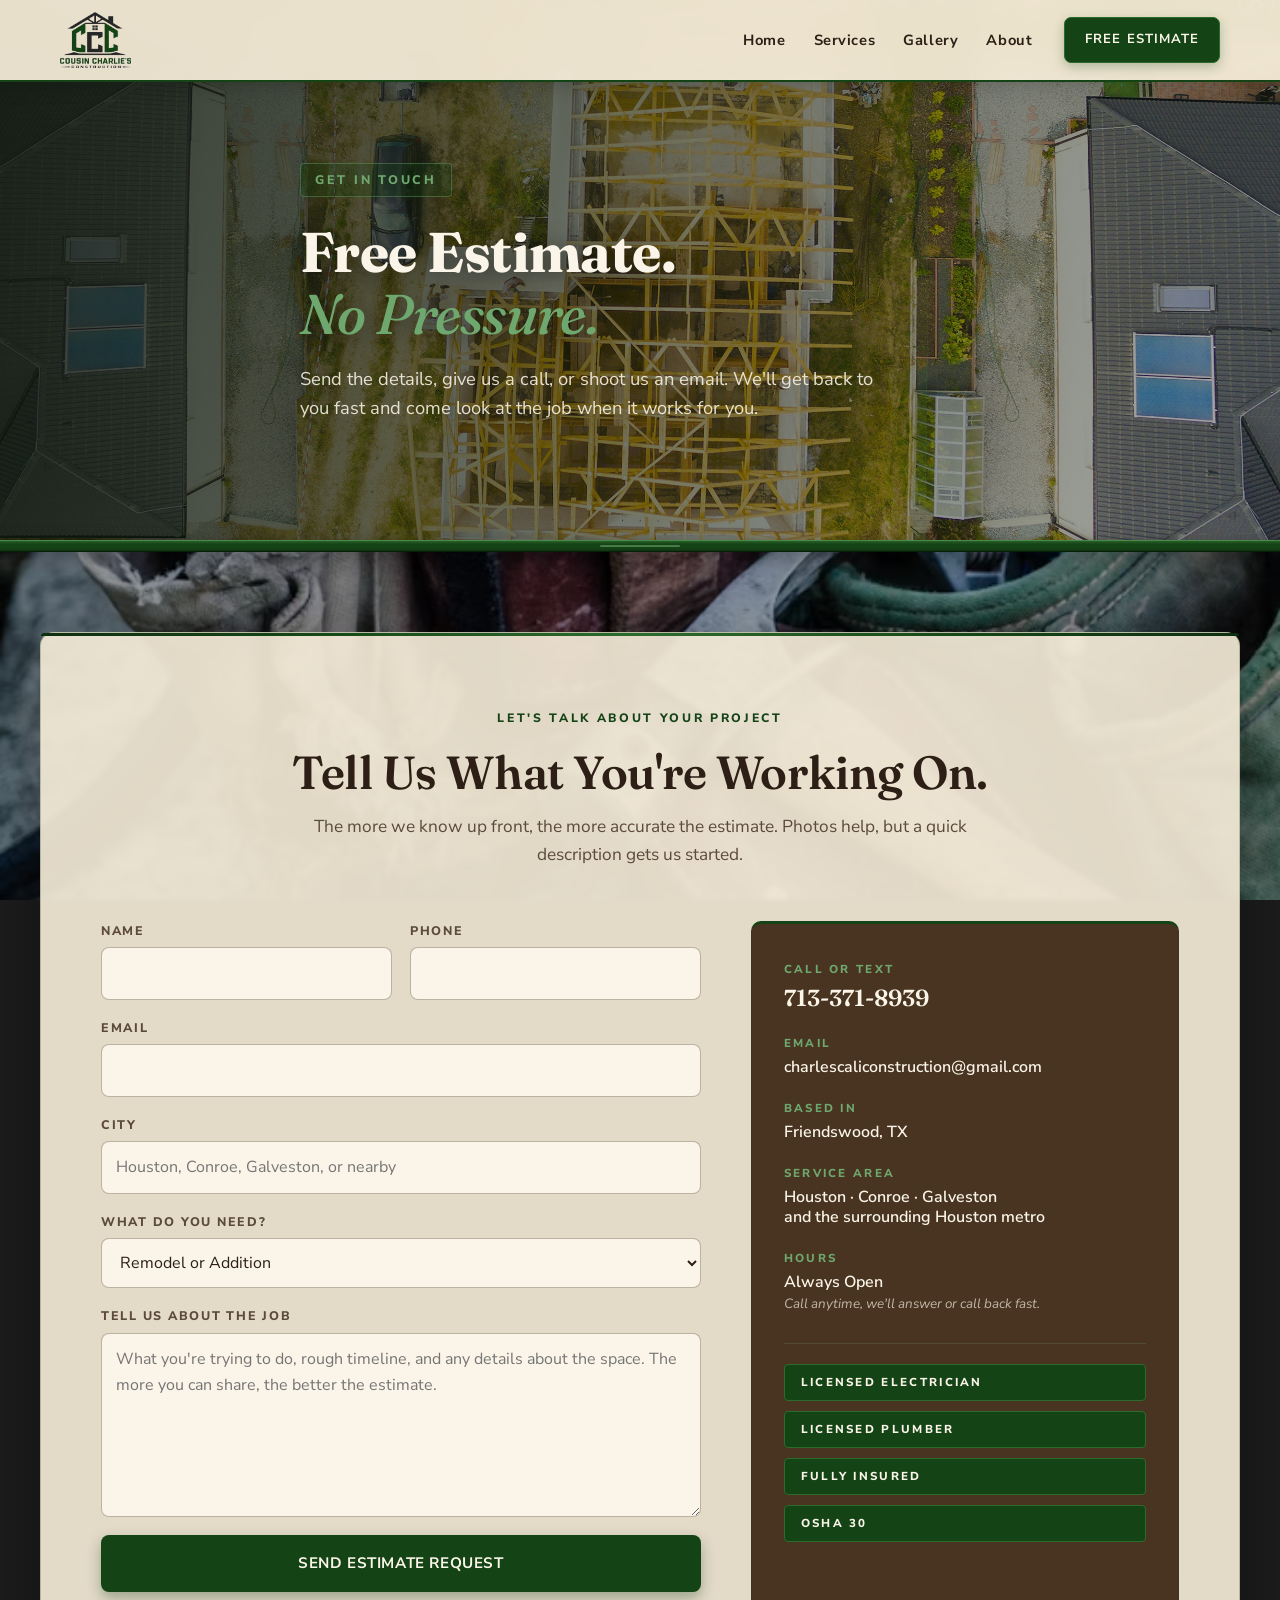
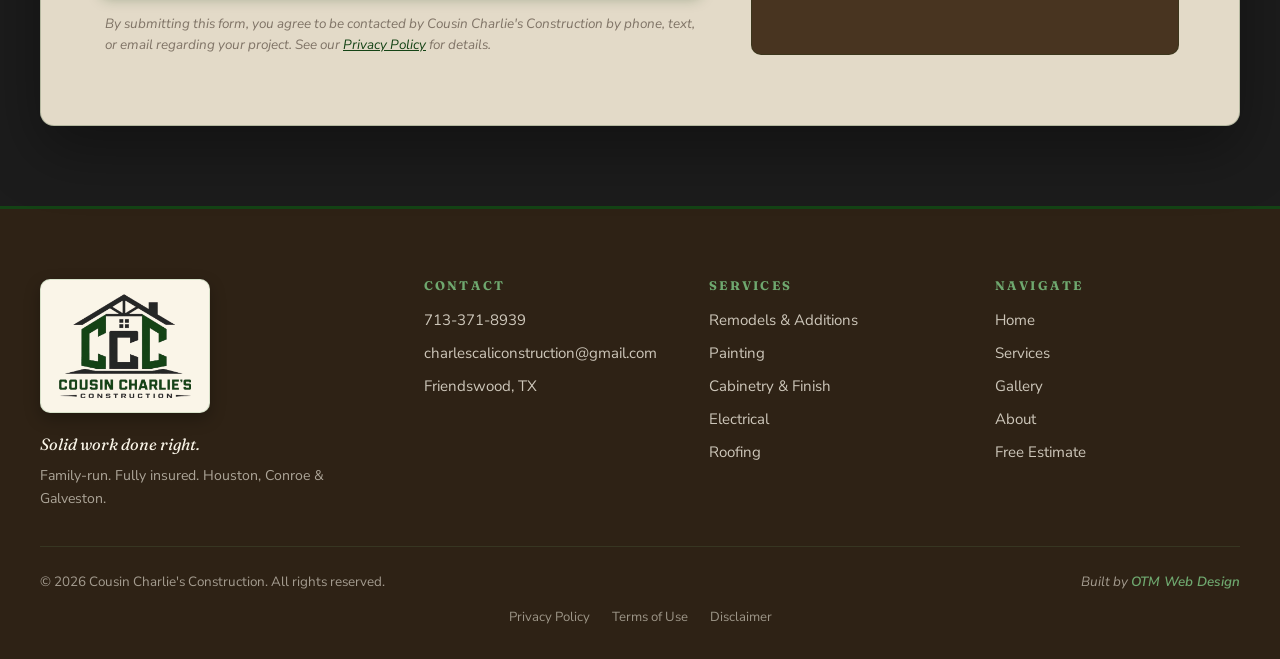
<file: contact.html>
<!DOCTYPE html>
<html lang="en">
<head>
  <meta charset="UTF-8" />
  <meta name="viewport" content="width=device-width, initial-scale=1.0" />
  <title>Contact | Cousin Charlie's Construction</title>
  <meta name="description" content="Get a free estimate from Cousin Charlie's Construction. Serving Houston, Conroe, Galveston, and the surrounding Houston metro. Call or send a message." />
  <link rel="icon" type="image/png" href="assets/logo.png" />
  <link rel="preconnect" href="https://fonts.googleapis.com" />
  <link rel="preconnect" href="https://fonts.gstatic.com" crossorigin />
  <link href="https://fonts.googleapis.com/css2?family=Fraunces:opsz,wght@9..144,400;9..144,500;9..144,600;9..144,700&family=Nunito+Sans:wght@400;600;700;800&display=swap" rel="stylesheet" />
  <link rel="stylesheet" href="styles.css" />
  <!-- Google tag (gtag.js) -->
  <script async src="https://www.googletagmanager.com/gtag/js?id=AW-18284559168"></script>
  <script>
    window.dataLayer = window.dataLayer || [];
    function gtag(){dataLayer.push(arguments);}
    gtag('js', new Date());
    gtag('config', 'AW-18284559168');
  </script>
</head>
<body data-page="contact">

  <!-- NAV -->
  <nav class="nav">
    <div class="nav-inner">
      <a href="index.html" class="nav-logo-link" aria-label="Cousin Charlie's Construction Home">
        <img src="assets/logo.png" alt="Cousin Charlie's Construction" class="nav-logo" />
      </a>
      <ul class="nav-links">
        <li><a href="index.html">Home</a></li>
        <li><a href="services.html">Services</a></li>
        <li><a href="gallery.html">Gallery</a></li>
        <li><a href="about.html">About</a></li>
      </ul>
      <a href="contact.html" class="nav-cta">Free Estimate</a>
      <button class="hamburger" aria-label="Open menu">
        <span></span><span></span><span></span>
      </button>
    </div>
  </nav>

  <!-- PAGE HERO -->
  <header class="hero hero-sub-page">
    <div class="hero-bg" style="background-image: url('assets/hero-main.jpg');"></div>
    <div class="hero-overlay"></div>
    <div class="hero-content hero-content-narrow">
      <div class="hero-eyebrow">Get In Touch</div>
      <h1 class="hero-title hero-title-sub">Free Estimate.<br/><em>No Pressure.</em></h1>
      <p class="hero-sub">Send the details, give us a call, or shoot us an email. We'll get back to you fast and come look at the job when it works for you.</p>
    </div>
  </header>

  <!-- HERO DIVIDER -->
  <div class="hero-divider"></div>

  <!-- CONTACT -->
  <section class="section">
    <div class="container">
      <div class="section-head">
        <div class="eyebrow">Let's Talk About Your Project</div>
        <h2>Tell Us What You're Working On.</h2>
        <p class="section-sub">The more we know up front, the more accurate the estimate. Photos help, but a quick description gets us started.</p>
      </div>

      <div class="contact-grid">
        <div class="contact-form-wrap">
          <form action="https://formspree.io/f/mvznwjop" method="POST" class="contact-form">
            <input type="hidden" name="_subject" value="New Estimate Request - Cousin Charlie's Construction" />
            <input type="hidden" name="_next" value="thank-you.html" />

            <div class="form-row">
              <div class="form-field">
                <label for="name">Name</label>
                <input type="text" id="name" name="name" required />
              </div>
              <div class="form-field">
                <label for="phone">Phone</label>
                <input type="tel" id="phone" name="phone" required />
              </div>
            </div>
            <div class="form-field">
              <label for="email">Email</label>
              <input type="email" id="email" name="email" required />
            </div>
            <div class="form-field">
              <label for="city">City</label>
              <input type="text" id="city" name="city" placeholder="Houston, Conroe, Galveston, or nearby" />
            </div>
            <div class="form-field">
              <label for="service">What do you need?</label>
              <select id="service" name="service">
                <option>Remodel or Addition</option>
                <option>Interior or Exterior Painting</option>
                <option>Custom Cabinetry or Finish Work</option>
                <option>Fencing, Patio, or Outdoor Build</option>
                <option>New Home Build</option>
                <option>Electrical Work</option>
                <option>Plumbing</option>
                <option>HVAC</option>
                <option>Roofing</option>
                <option>Commercial Project</option>
                <option>Something else</option>
              </select>
            </div>
            <div class="form-field">
              <label for="message">Tell us about the job</label>
              <textarea id="message" name="message" rows="6" placeholder="What you're trying to do, rough timeline, and any details about the space. The more you can share, the better the estimate."></textarea>
            </div>
            <button type="submit" class="btn btn-primary btn-full">Send Estimate Request</button>
            <p class="form-consent">By submitting this form, you agree to be contacted by Cousin Charlie's Construction by phone, text, or email regarding your project. See our <a href="privacy-policy.html">Privacy Policy</a> for details.</p>
          </form>
        </div>

        <aside class="contact-sidebar">
          <div class="contact-block">
            <div class="contact-label">Call or Text</div>
            <a href="tel:7133718939" class="contact-value">713-371-8939</a>
          </div>
          <div class="contact-block">
            <div class="contact-label">Email</div>
            <a href="mailto:charlescaliconstruction@gmail.com" class="contact-value contact-value-sm">charlescaliconstruction@gmail.com</a>
          </div>
          <div class="contact-block">
            <div class="contact-label">Based In</div>
            <div class="contact-value contact-value-sm">Friendswood, TX</div>
          </div>
          <div class="contact-block">
            <div class="contact-label">Service Area</div>
            <div class="contact-value contact-value-sm">Houston &middot; Conroe &middot; Galveston<br/>and the surrounding Houston metro</div>
          </div>
          <div class="contact-block">
            <div class="contact-label">Hours</div>
            <div class="contact-value contact-value-sm">Always Open<br/><span class="contact-note">Call anytime, we'll answer or call back fast.</span></div>
          </div>
          <div class="contact-block contact-badge-block">
            <span class="insured-badge">Licensed Electrician</span>
            <span class="insured-badge">Licensed Plumber</span>
            <span class="insured-badge">Fully Insured</span>
            <span class="insured-badge">OSHA 30</span>
          </div>
        </aside>
      </div>
    </div>
  </section>

  <!-- FOOTER -->
  <footer class="section section-footer">
    <div class="container-darkest">
      <div class="footer-grid">
        <div class="footer-col footer-brand">
          <img src="assets/logo.png" alt="Cousin Charlie's Construction" class="footer-logo" />
          <p class="footer-tag">Solid work done right.</p>
          <p class="footer-meta">Family-run. Fully insured. Houston, Conroe &amp; Galveston.</p>
        </div>
        <div class="footer-col">
          <h4>Contact</h4>
          <a href="tel:7133718939">713-371-8939</a>
          <a href="mailto:charlescaliconstruction@gmail.com">charlescaliconstruction@gmail.com</a>
          <span>Friendswood, TX</span>
        </div>
        <div class="footer-col">
          <h4>Services</h4>
          <a href="services.html">Remodels &amp; Additions</a>
          <a href="services.html">Painting</a>
          <a href="services.html">Cabinetry &amp; Finish</a>
          <a href="services.html">Electrical</a>
          <a href="services.html">Roofing</a>
        </div>
        <div class="footer-col">
          <h4>Navigate</h4>
          <a href="index.html">Home</a>
          <a href="services.html">Services</a>
          <a href="gallery.html">Gallery</a>
          <a href="about.html">About</a>
          <a href="contact.html">Free Estimate</a>
        </div>
      </div>
      <div class="footer-bottom">
        <span>&copy; <span id="year"></span> Cousin Charlie's Construction. All rights reserved.</span>
        <span class="footer-credit">Built by <a href="https://otm-designs.com" target="_blank" rel="noopener">OTM Web Design</a></span>
      </div>
      <div class="footer-legal-links">
        <a href="privacy-policy.html">Privacy Policy</a>
        <a href="terms.html">Terms of Use</a>
        <a href="disclaimer.html">Disclaimer</a>
      </div>
    </div>
  </footer>

  <script src="script.js"></script>
</body>
</html>
</file>
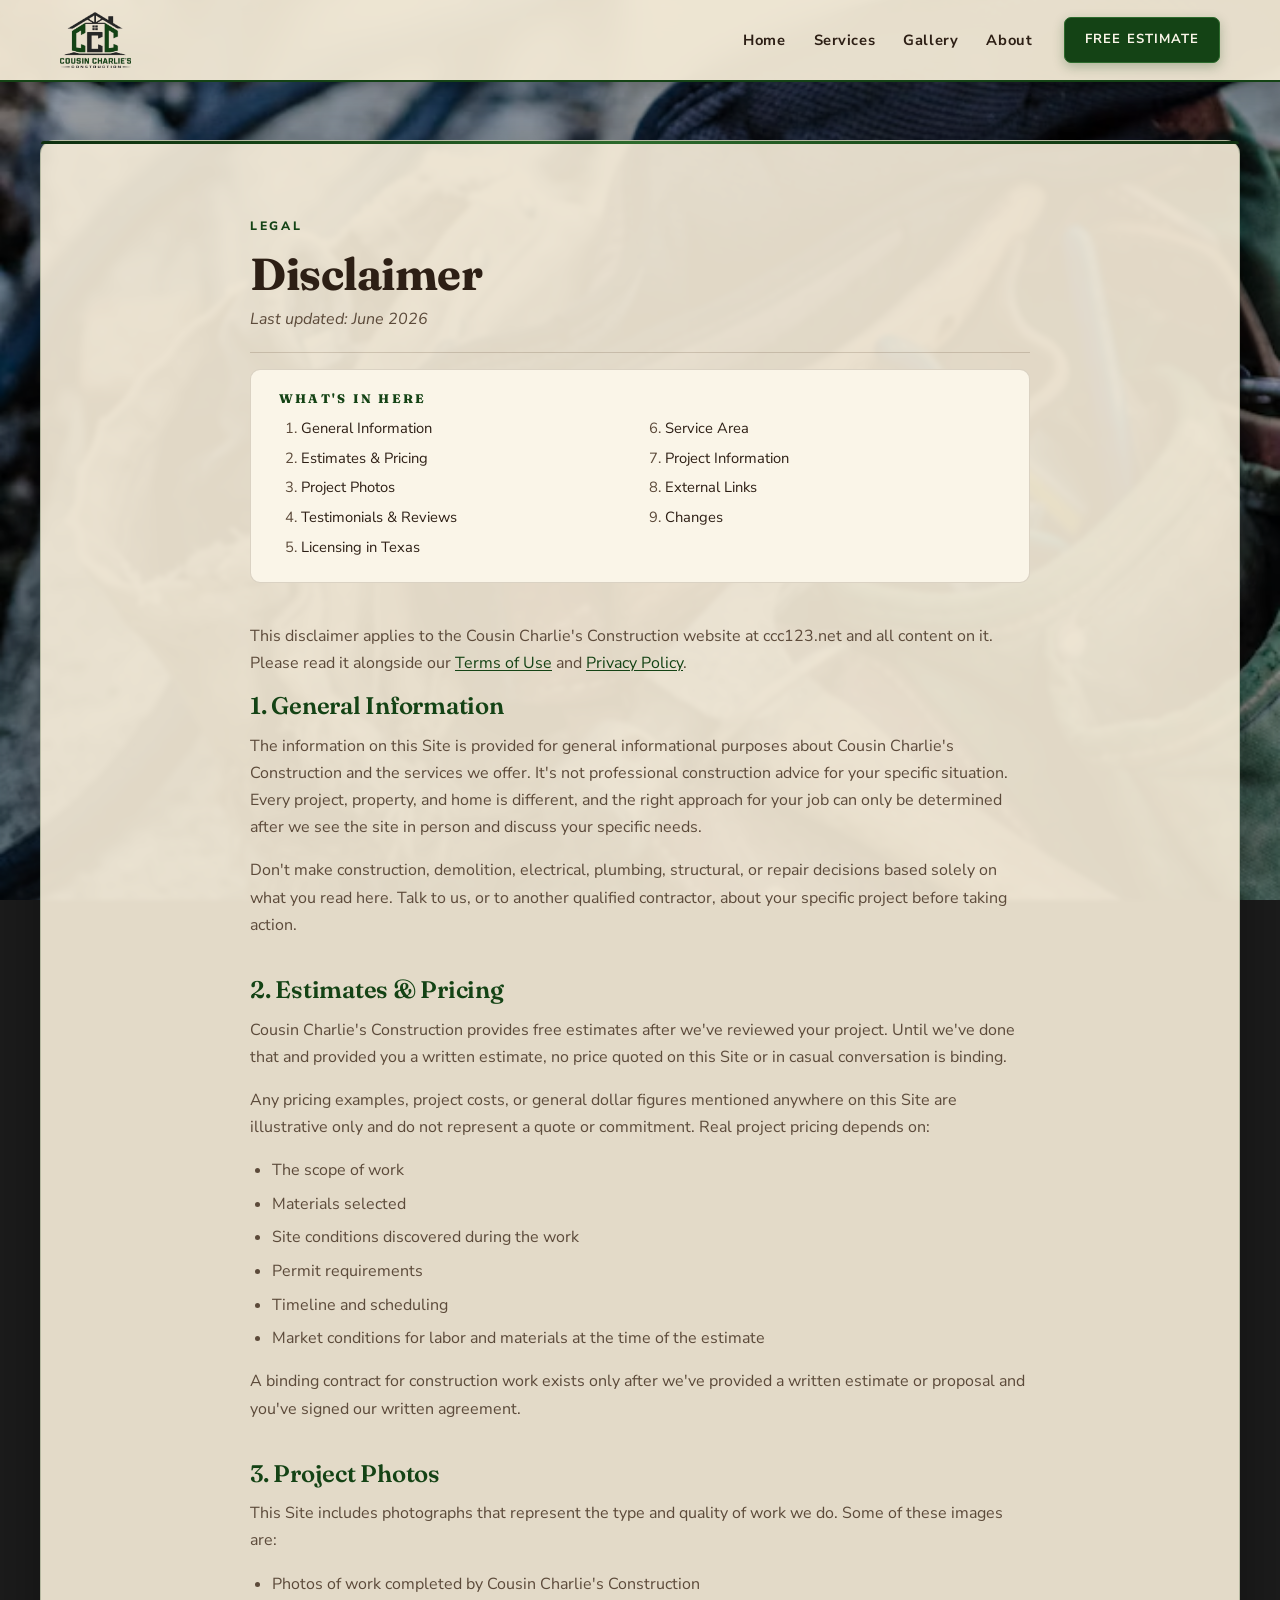
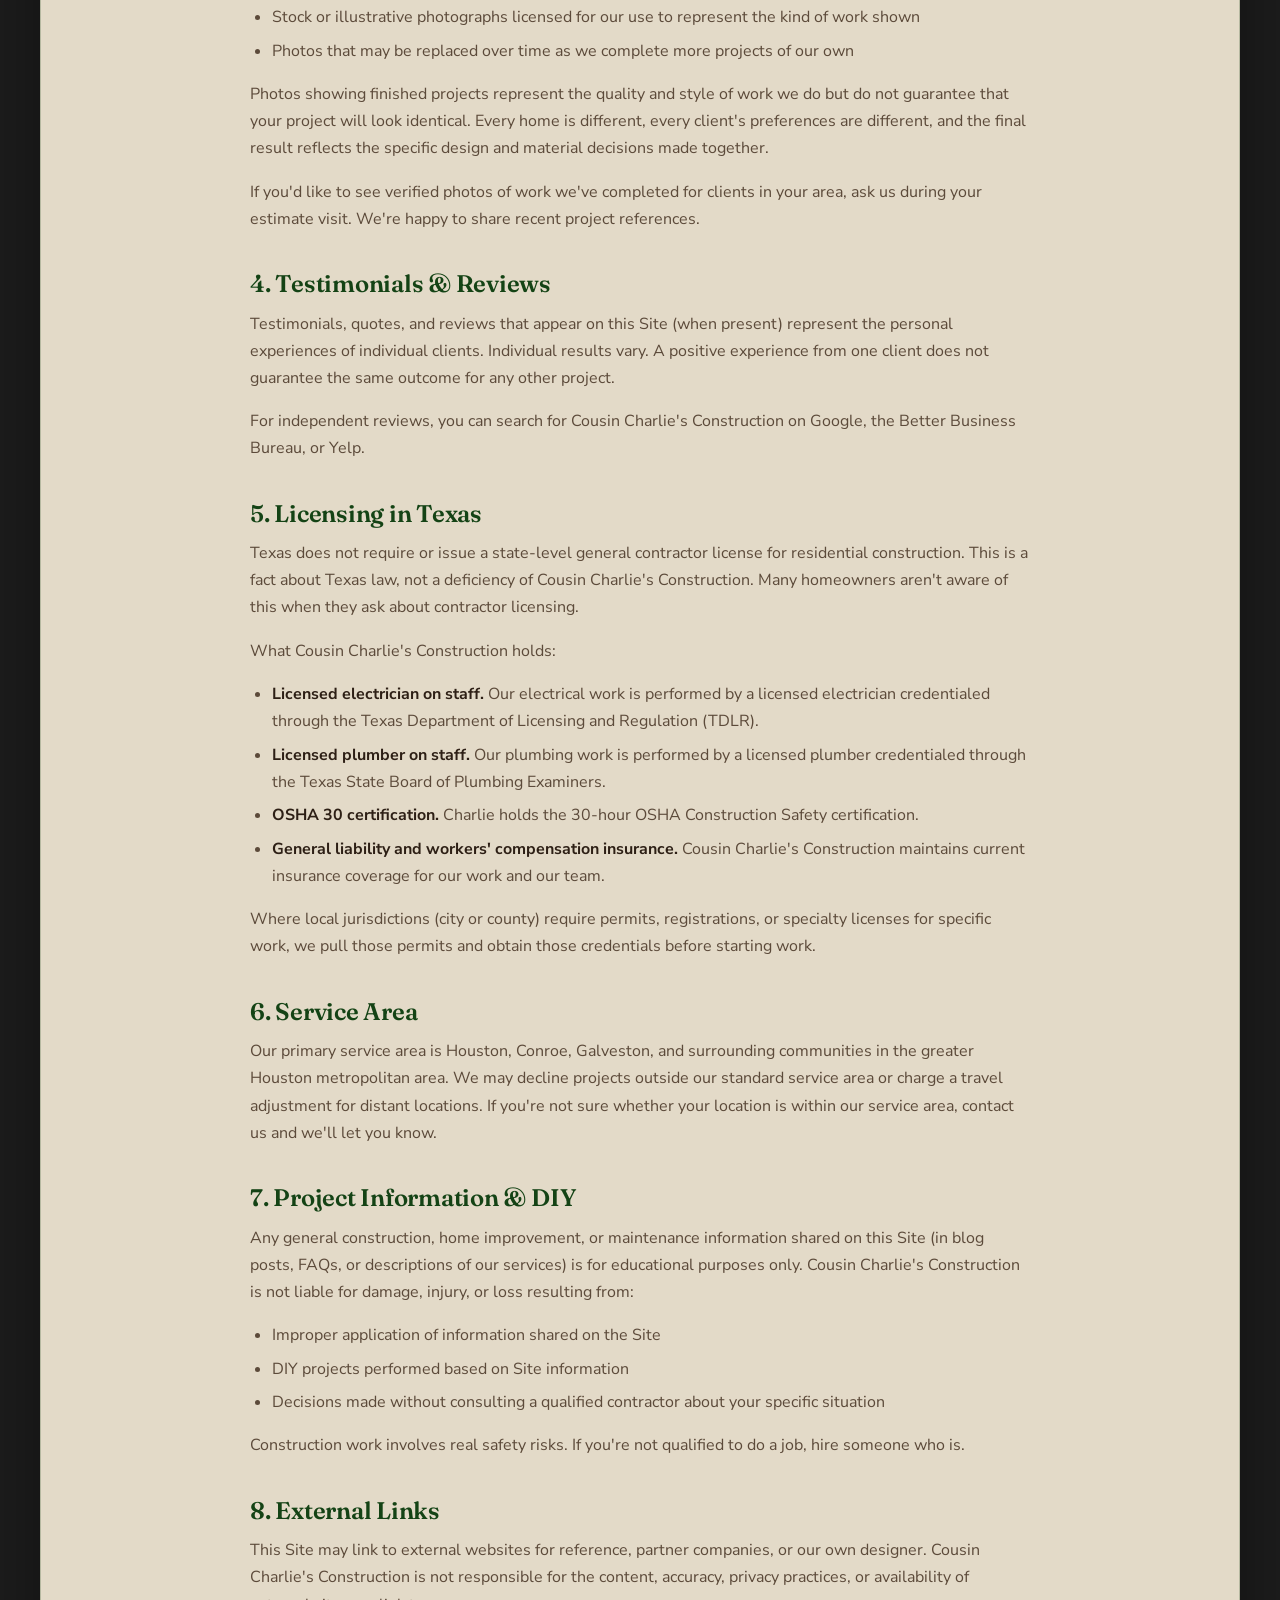
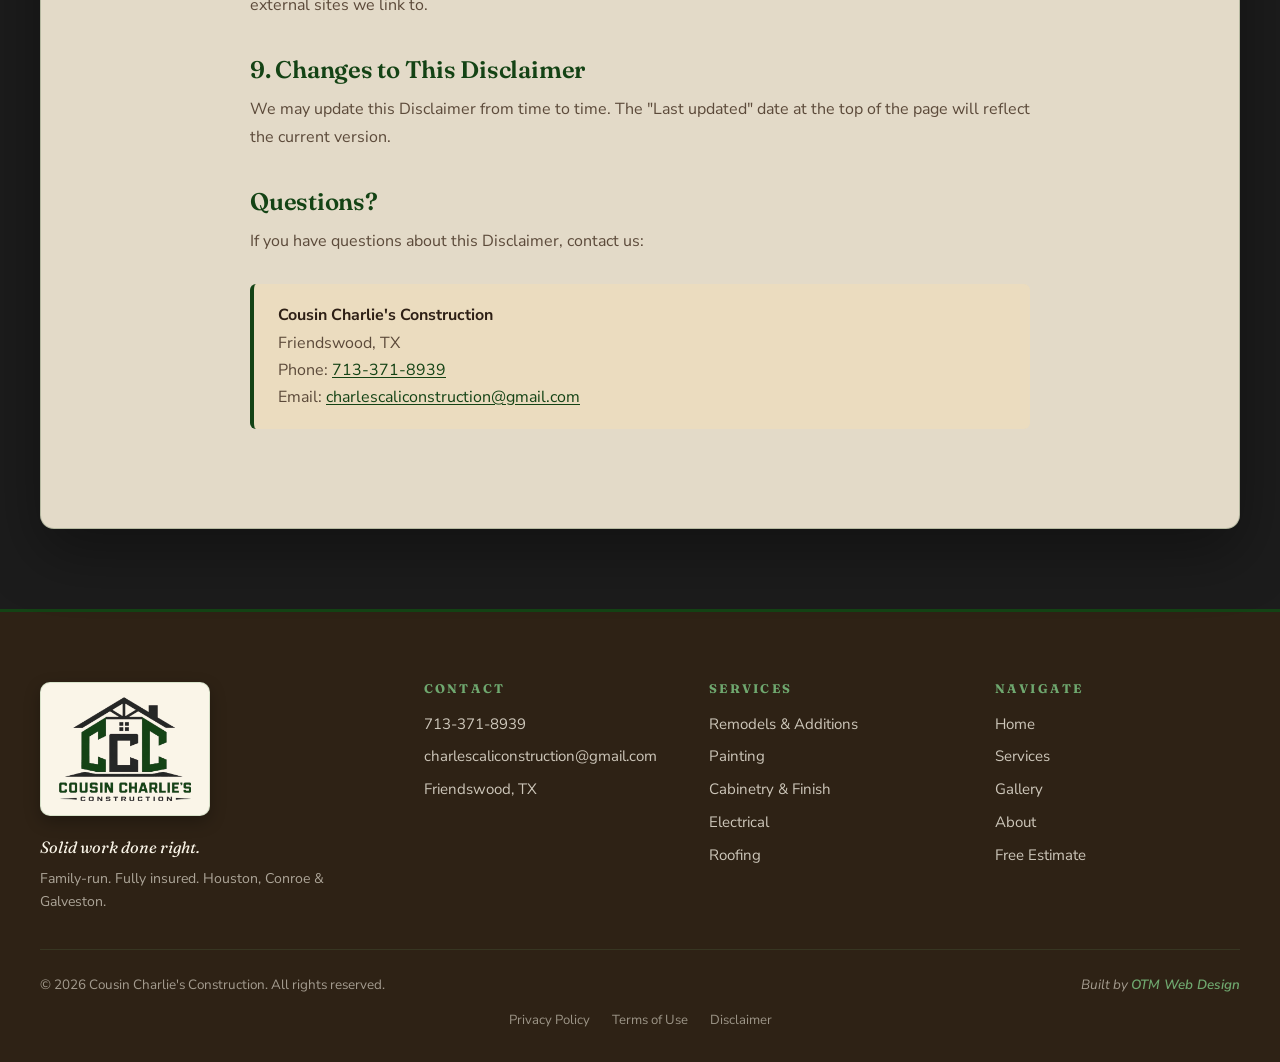
<file: disclaimer.html>
<!DOCTYPE html>
<html lang="en">
<head>
  <meta charset="UTF-8" />
  <meta name="viewport" content="width=device-width, initial-scale=1.0" />
  <title>Disclaimer | Cousin Charlie's Construction</title>
  <meta name="description" content="Disclaimer for the Cousin Charlie's Construction website, including notes on photography, estimates, licensing, and project information." />
  <link rel="icon" type="image/png" href="assets/logo.png" />
  <link rel="preconnect" href="https://fonts.googleapis.com" />
  <link rel="preconnect" href="https://fonts.gstatic.com" crossorigin />
  <link href="https://fonts.googleapis.com/css2?family=Fraunces:opsz,wght@9..144,400;9..144,500;9..144,600;9..144,700&family=Nunito+Sans:wght@400;600;700;800&display=swap" rel="stylesheet" />
  <link rel="stylesheet" href="styles.css" />
  <!-- Google tag (gtag.js) -->
  <script async src="https://www.googletagmanager.com/gtag/js?id=AW-18284559168"></script>
  <script>
    window.dataLayer = window.dataLayer || [];
    function gtag(){dataLayer.push(arguments);}
    gtag('js', new Date());
    gtag('config', 'AW-18284559168');
  </script>
</head>
<body data-page="disclaimer">

  <!-- NAV -->
  <nav class="nav">
    <div class="nav-inner">
      <a href="index.html" class="nav-logo-link" aria-label="Cousin Charlie's Construction Home">
        <img src="assets/logo.png" alt="Cousin Charlie's Construction" class="nav-logo" />
      </a>
      <ul class="nav-links">
        <li><a href="index.html">Home</a></li>
        <li><a href="services.html">Services</a></li>
        <li><a href="gallery.html">Gallery</a></li>
        <li><a href="about.html">About</a></li>
      </ul>
      <a href="contact.html" class="nav-cta">Free Estimate</a>
      <button class="hamburger" aria-label="Open menu">
        <span></span><span></span><span></span>
      </button>
    </div>
  </nav>

  <section class="section section-legal">
    <div class="container">
      <div class="legal-block">
        <div class="eyebrow">Legal</div>
        <h1>Disclaimer</h1>
        <p class="legal-meta">Last updated: June 2026</p>

        <div class="legal-toc">
          <h3>What's in here</h3>
          <ol>
            <li><a href="#general">General Information</a></li>
            <li><a href="#estimates">Estimates &amp; Pricing</a></li>
            <li><a href="#photos">Project Photos</a></li>
            <li><a href="#testimonials">Testimonials &amp; Reviews</a></li>
            <li><a href="#licensing">Licensing in Texas</a></li>
            <li><a href="#service-area">Service Area</a></li>
            <li><a href="#project-info">Project Information</a></li>
            <li><a href="#external-links">External Links</a></li>
            <li><a href="#changes">Changes</a></li>
          </ol>
        </div>

        <p>This disclaimer applies to the Cousin Charlie's Construction website at ccc123.net and all content on it. Please read it alongside our <a href="terms.html">Terms of Use</a> and <a href="privacy-policy.html">Privacy Policy</a>.</p>

        <h2 id="general">1. General Information</h2>

        <p>The information on this Site is provided for general informational purposes about Cousin Charlie's Construction and the services we offer. It's not professional construction advice for your specific situation. Every project, property, and home is different, and the right approach for your job can only be determined after we see the site in person and discuss your specific needs.</p>

        <p>Don't make construction, demolition, electrical, plumbing, structural, or repair decisions based solely on what you read here. Talk to us, or to another qualified contractor, about your specific project before taking action.</p>

        <h2 id="estimates">2. Estimates &amp; Pricing</h2>

        <p>Cousin Charlie's Construction provides free estimates after we've reviewed your project. Until we've done that and provided you a written estimate, no price quoted on this Site or in casual conversation is binding.</p>

        <p>Any pricing examples, project costs, or general dollar figures mentioned anywhere on this Site are illustrative only and do not represent a quote or commitment. Real project pricing depends on:</p>
        <ul>
          <li>The scope of work</li>
          <li>Materials selected</li>
          <li>Site conditions discovered during the work</li>
          <li>Permit requirements</li>
          <li>Timeline and scheduling</li>
          <li>Market conditions for labor and materials at the time of the estimate</li>
        </ul>

        <p>A binding contract for construction work exists only after we've provided a written estimate or proposal and you've signed our written agreement.</p>

        <h2 id="photos">3. Project Photos</h2>

        <p>This Site includes photographs that represent the type and quality of work we do. Some of these images are:</p>
        <ul>
          <li>Photos of work completed by Cousin Charlie's Construction</li>
          <li>Stock or illustrative photographs licensed for our use to represent the kind of work shown</li>
          <li>Photos that may be replaced over time as we complete more projects of our own</li>
        </ul>

        <p>Photos showing finished projects represent the quality and style of work we do but do not guarantee that your project will look identical. Every home is different, every client's preferences are different, and the final result reflects the specific design and material decisions made together.</p>

        <p>If you'd like to see verified photos of work we've completed for clients in your area, ask us during your estimate visit. We're happy to share recent project references.</p>

        <h2 id="testimonials">4. Testimonials &amp; Reviews</h2>

        <p>Testimonials, quotes, and reviews that appear on this Site (when present) represent the personal experiences of individual clients. Individual results vary. A positive experience from one client does not guarantee the same outcome for any other project.</p>

        <p>For independent reviews, you can search for Cousin Charlie's Construction on Google, the Better Business Bureau, or Yelp.</p>

        <h2 id="licensing">5. Licensing in Texas</h2>

        <p>Texas does not require or issue a state-level general contractor license for residential construction. This is a fact about Texas law, not a deficiency of Cousin Charlie's Construction. Many homeowners aren't aware of this when they ask about contractor licensing.</p>

        <p>What Cousin Charlie's Construction holds:</p>
        <ul>
          <li><strong>Licensed electrician on staff.</strong> Our electrical work is performed by a licensed electrician credentialed through the Texas Department of Licensing and Regulation (TDLR).</li>
          <li><strong>Licensed plumber on staff.</strong> Our plumbing work is performed by a licensed plumber credentialed through the Texas State Board of Plumbing Examiners.</li>
          <li><strong>OSHA 30 certification.</strong> Charlie holds the 30-hour OSHA Construction Safety certification.</li>
          <li><strong>General liability and workers' compensation insurance.</strong> Cousin Charlie's Construction maintains current insurance coverage for our work and our team.</li>
        </ul>

        <p>Where local jurisdictions (city or county) require permits, registrations, or specialty licenses for specific work, we pull those permits and obtain those credentials before starting work.</p>

        <h2 id="service-area">6. Service Area</h2>

        <p>Our primary service area is Houston, Conroe, Galveston, and surrounding communities in the greater Houston metropolitan area. We may decline projects outside our standard service area or charge a travel adjustment for distant locations. If you're not sure whether your location is within our service area, contact us and we'll let you know.</p>

        <h2 id="project-info">7. Project Information &amp; DIY</h2>

        <p>Any general construction, home improvement, or maintenance information shared on this Site (in blog posts, FAQs, or descriptions of our services) is for educational purposes only. Cousin Charlie's Construction is not liable for damage, injury, or loss resulting from:</p>
        <ul>
          <li>Improper application of information shared on the Site</li>
          <li>DIY projects performed based on Site information</li>
          <li>Decisions made without consulting a qualified contractor about your specific situation</li>
        </ul>

        <p>Construction work involves real safety risks. If you're not qualified to do a job, hire someone who is.</p>

        <h2 id="external-links">8. External Links</h2>

        <p>This Site may link to external websites for reference, partner companies, or our own designer. Cousin Charlie's Construction is not responsible for the content, accuracy, privacy practices, or availability of external sites we link to.</p>

        <h2 id="changes">9. Changes to This Disclaimer</h2>

        <p>We may update this Disclaimer from time to time. The "Last updated" date at the top of the page will reflect the current version.</p>

        <h2 id="contact">Questions?</h2>

        <p>If you have questions about this Disclaimer, contact us:</p>

        <div class="legal-callout">
          <p><strong>Cousin Charlie's Construction</strong><br/>
          Friendswood, TX<br/>
          Phone: <a href="tel:7133718939">713-371-8939</a><br/>
          Email: <a href="mailto:charlescaliconstruction@gmail.com">charlescaliconstruction@gmail.com</a></p>
        </div>
      </div>
    </div>
  </section>

  <!-- FOOTER -->
  <footer class="section section-footer">
    <div class="container-darkest">
      <div class="footer-grid">
        <div class="footer-col footer-brand">
          <img src="assets/logo.png" alt="Cousin Charlie's Construction" class="footer-logo" />
          <p class="footer-tag">Solid work done right.</p>
          <p class="footer-meta">Family-run. Fully insured. Houston, Conroe &amp; Galveston.</p>
        </div>
        <div class="footer-col">
          <h4>Contact</h4>
          <a href="tel:7133718939">713-371-8939</a>
          <a href="mailto:charlescaliconstruction@gmail.com">charlescaliconstruction@gmail.com</a>
          <span>Friendswood, TX</span>
        </div>
        <div class="footer-col">
          <h4>Services</h4>
          <a href="services.html">Remodels &amp; Additions</a>
          <a href="services.html">Painting</a>
          <a href="services.html">Cabinetry &amp; Finish</a>
          <a href="services.html">Electrical</a>
          <a href="services.html">Roofing</a>
        </div>
        <div class="footer-col">
          <h4>Navigate</h4>
          <a href="index.html">Home</a>
          <a href="services.html">Services</a>
          <a href="gallery.html">Gallery</a>
          <a href="about.html">About</a>
          <a href="contact.html">Free Estimate</a>
        </div>
      </div>
      <div class="footer-bottom">
        <span>&copy; <span id="year"></span> Cousin Charlie's Construction. All rights reserved.</span>
        <span class="footer-credit">Built by <a href="https://otm-designs.com" target="_blank" rel="noopener">OTM Web Design</a></span>
      </div>
      <div class="footer-legal-links">
        <a href="privacy-policy.html">Privacy Policy</a>
        <a href="terms.html">Terms of Use</a>
        <a href="disclaimer.html">Disclaimer</a>
      </div>
    </div>
  </footer>

  <script src="script.js"></script>
</body>
</html>
</file>
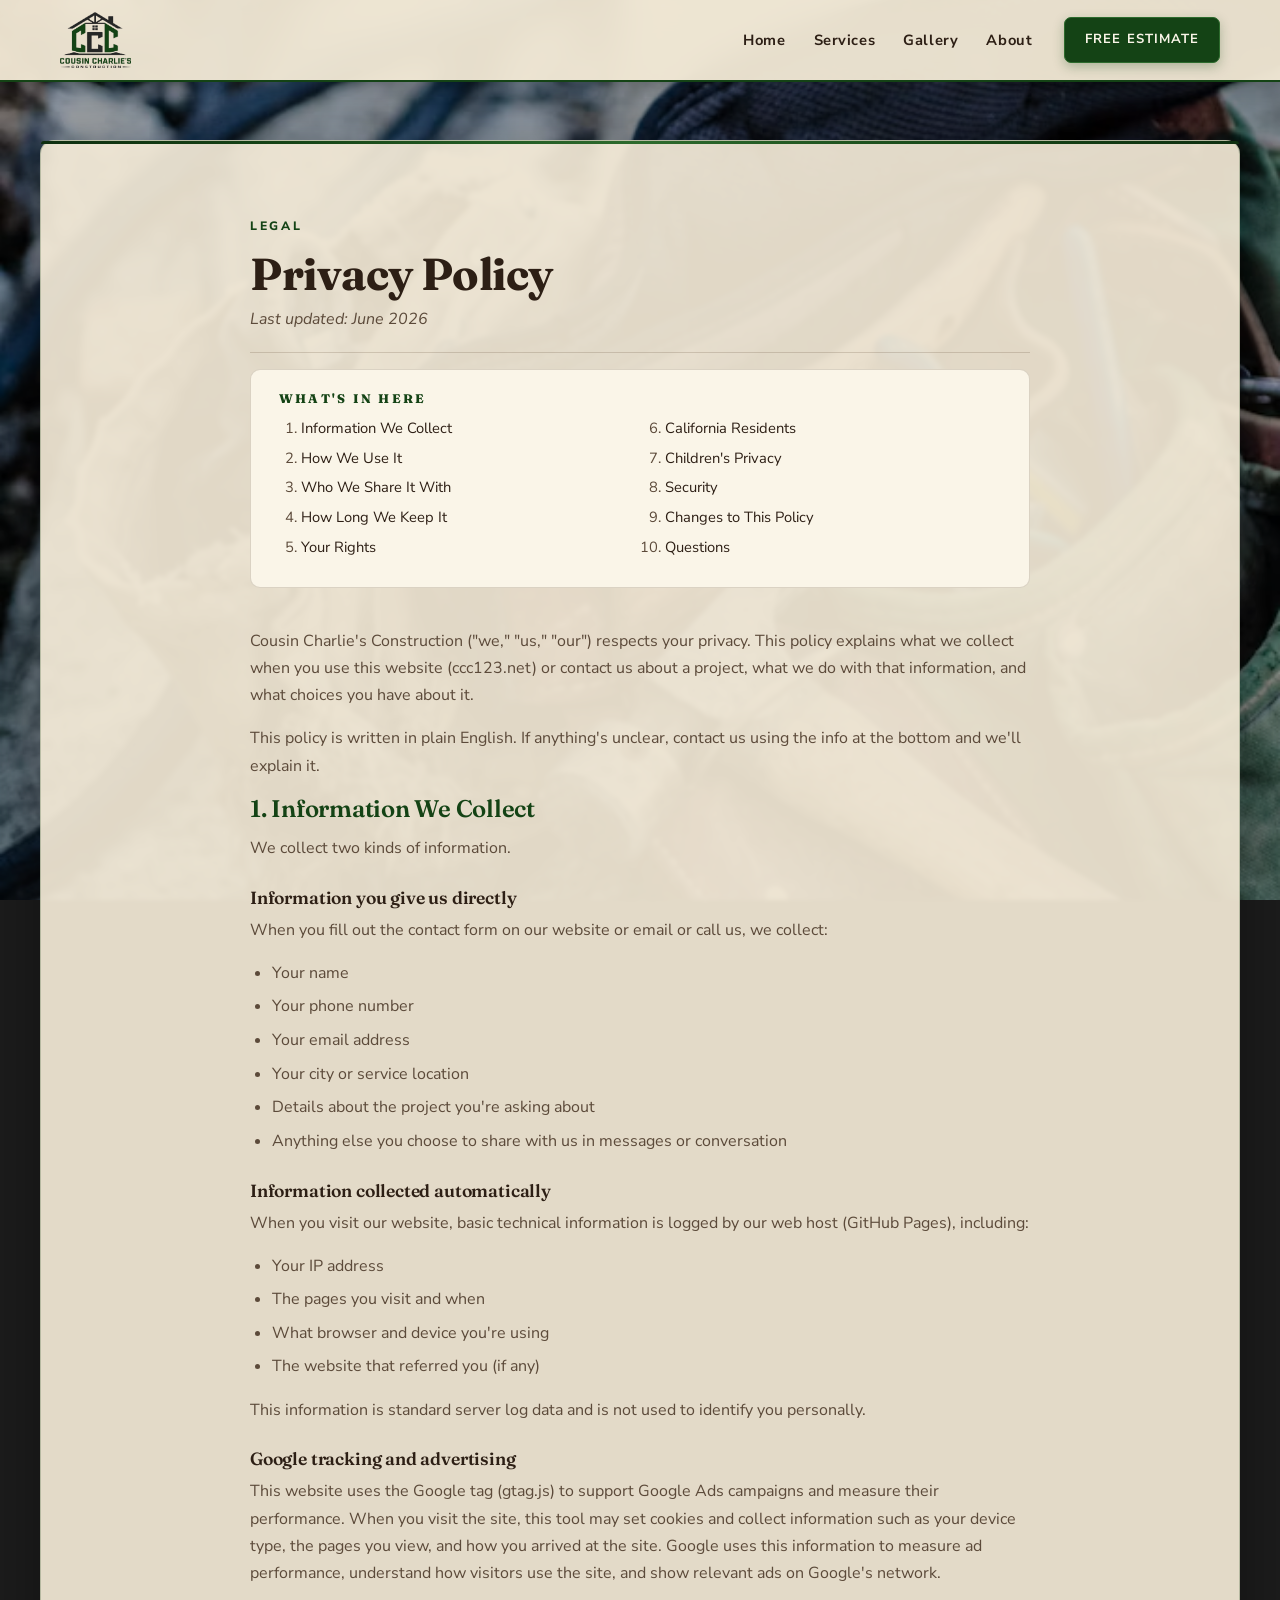
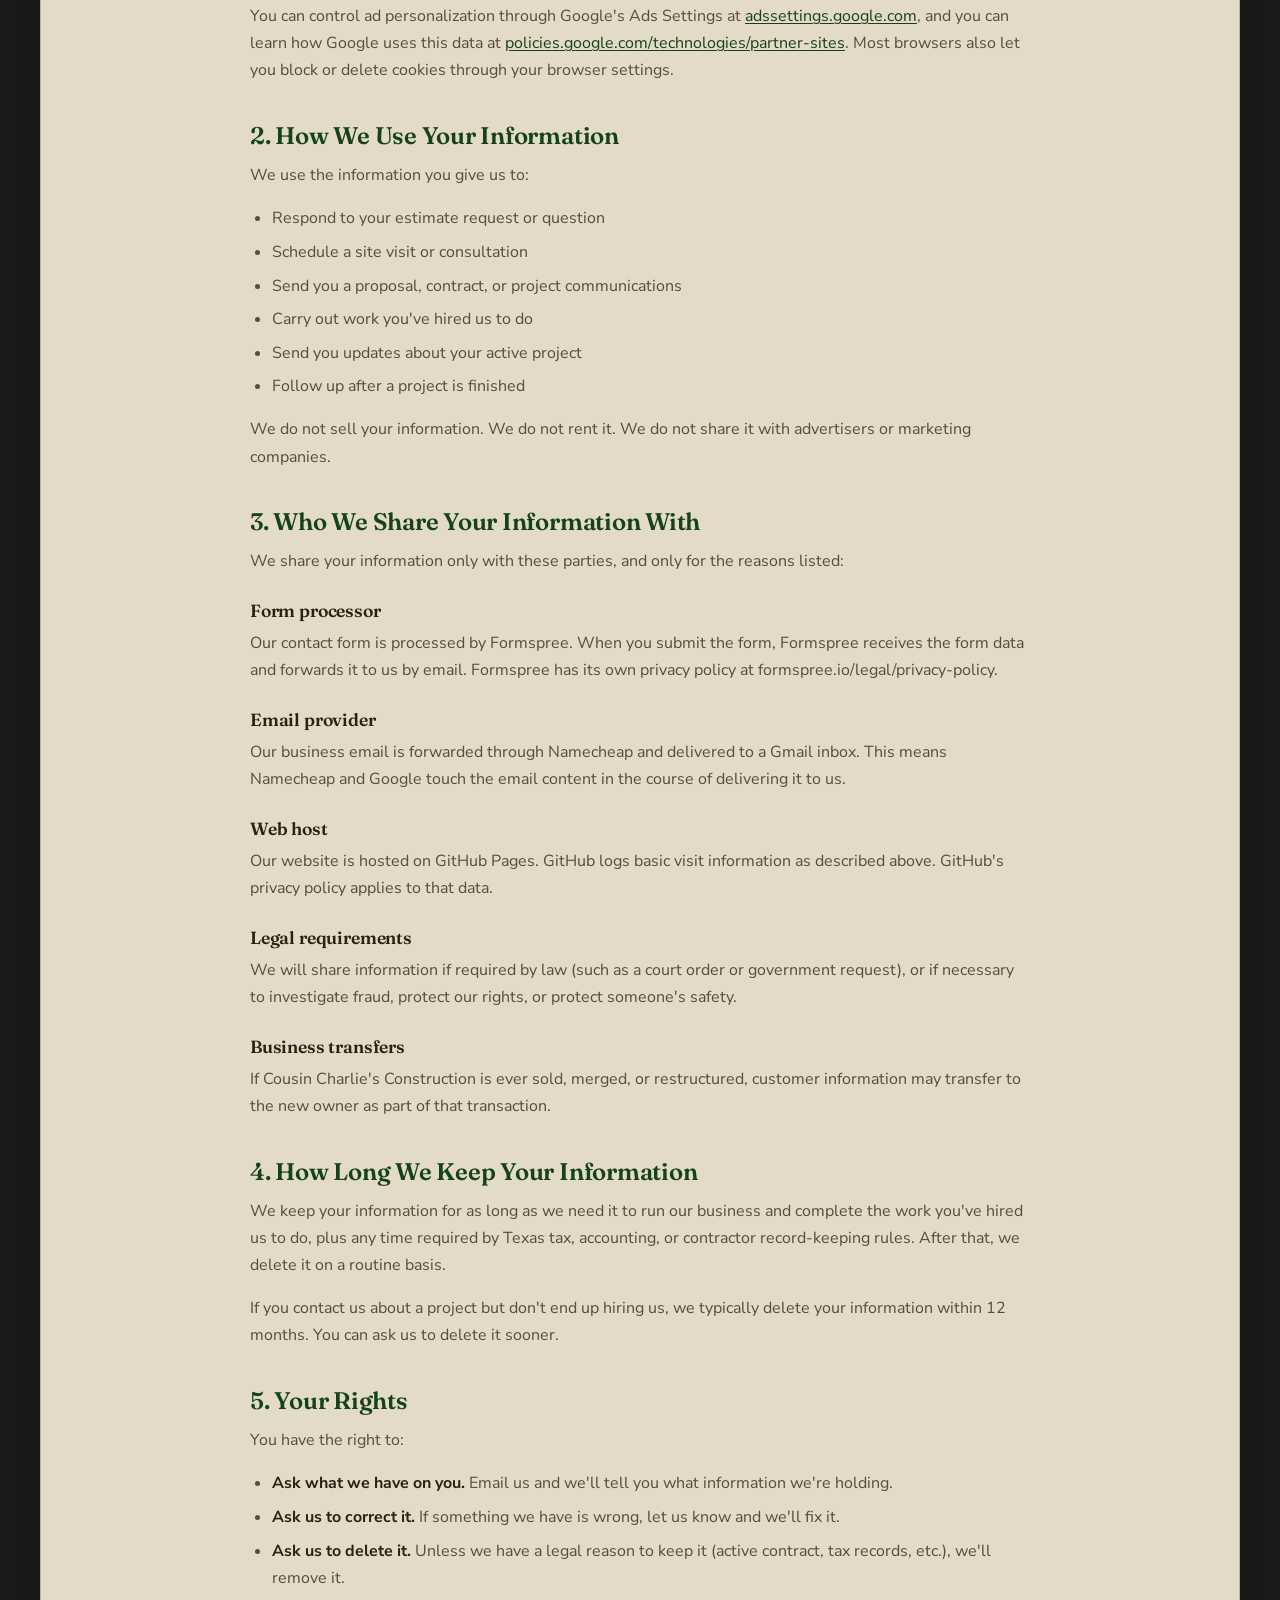
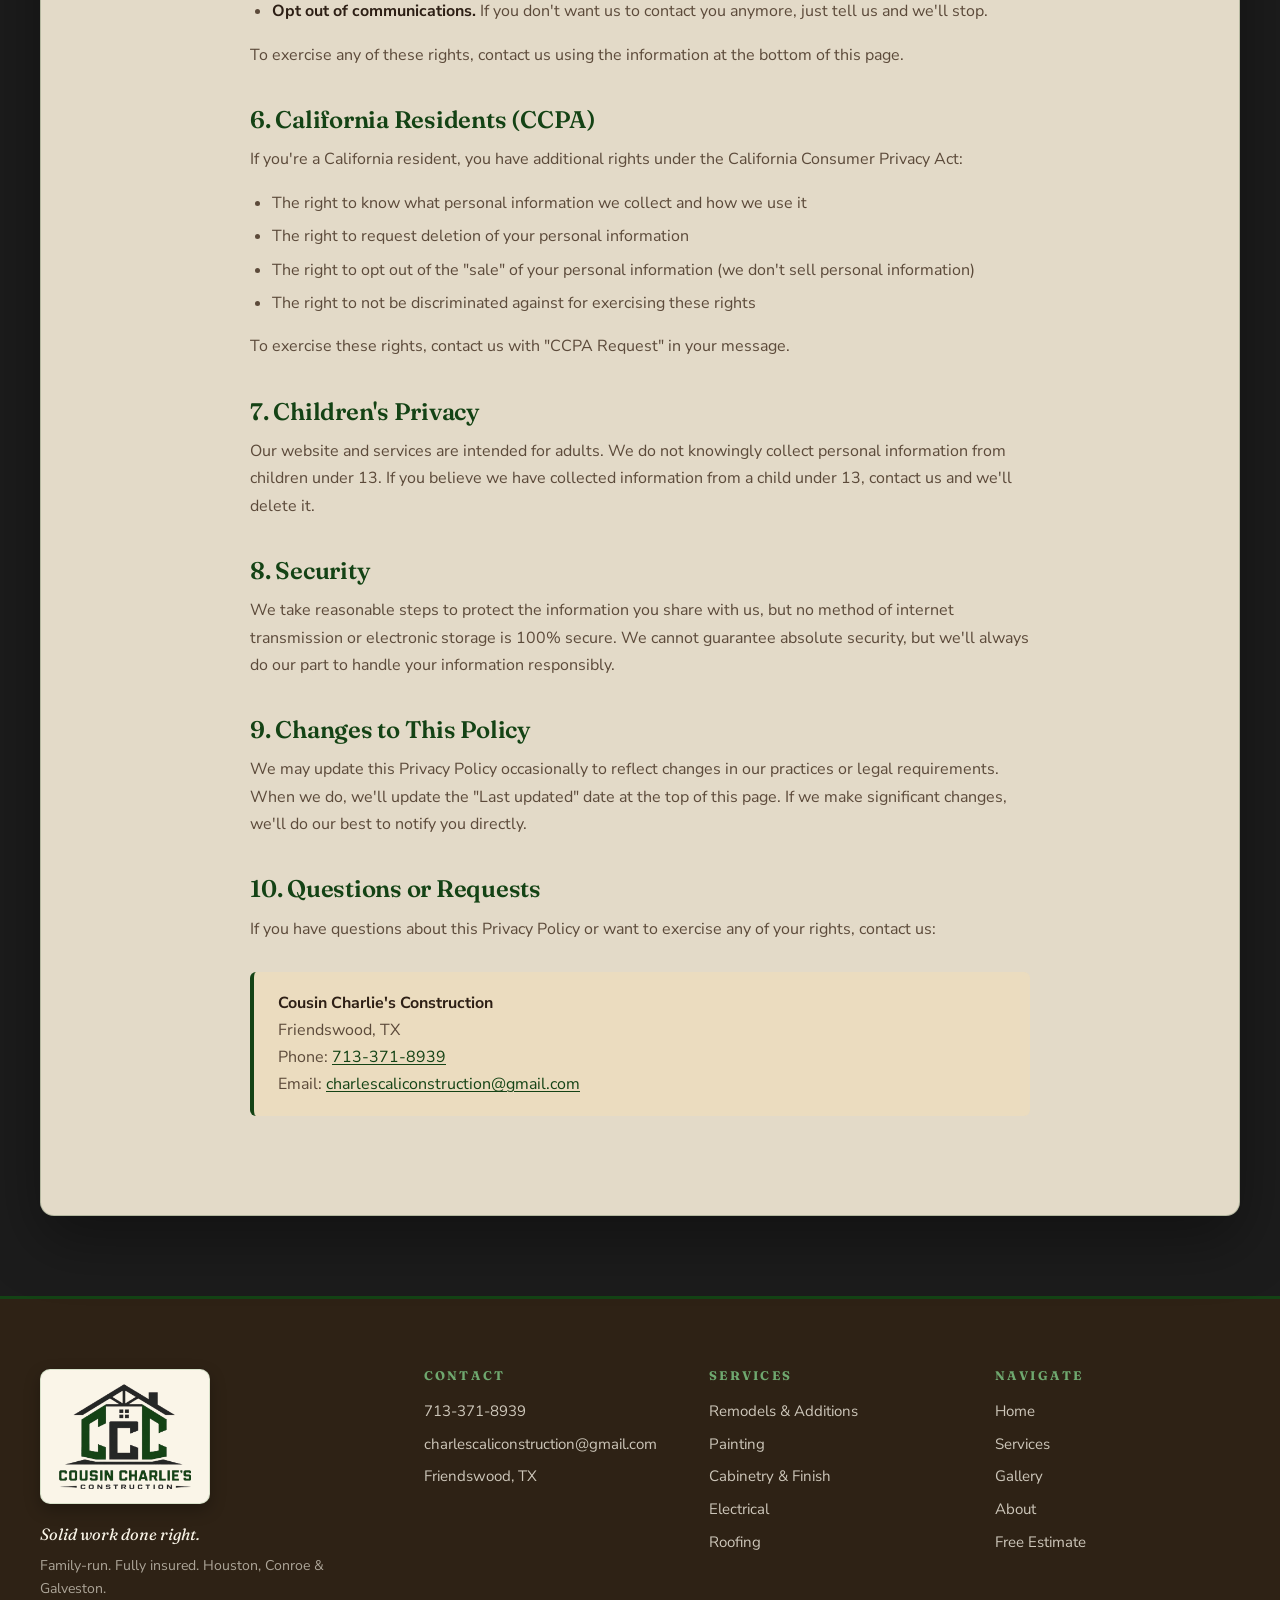
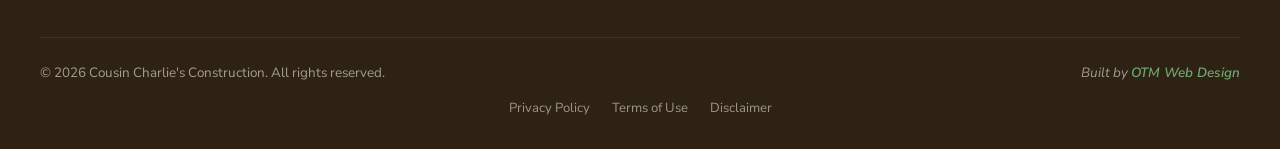
<file: privacy-policy.html>
<!DOCTYPE html>
<html lang="en">
<head>
  <meta charset="UTF-8" />
  <meta name="viewport" content="width=device-width, initial-scale=1.0" />
  <title>Privacy Policy | Cousin Charlie's Construction</title>
  <meta name="description" content="Privacy policy for Cousin Charlie's Construction. What information we collect, how we use it, and your rights." />
  <link rel="icon" type="image/png" href="assets/logo.png" />
  <link rel="preconnect" href="https://fonts.googleapis.com" />
  <link rel="preconnect" href="https://fonts.gstatic.com" crossorigin />
  <link href="https://fonts.googleapis.com/css2?family=Fraunces:opsz,wght@9..144,400;9..144,500;9..144,600;9..144,700&family=Nunito+Sans:wght@400;600;700;800&display=swap" rel="stylesheet" />
  <link rel="stylesheet" href="styles.css" />
  <!-- Google tag (gtag.js) -->
  <script async src="https://www.googletagmanager.com/gtag/js?id=AW-18284559168"></script>
  <script>
    window.dataLayer = window.dataLayer || [];
    function gtag(){dataLayer.push(arguments);}
    gtag('js', new Date());
    gtag('config', 'AW-18284559168');
  </script>
</head>
<body data-page="privacy">

  <!-- NAV -->
  <nav class="nav">
    <div class="nav-inner">
      <a href="index.html" class="nav-logo-link" aria-label="Cousin Charlie's Construction Home">
        <img src="assets/logo.png" alt="Cousin Charlie's Construction" class="nav-logo" />
      </a>
      <ul class="nav-links">
        <li><a href="index.html">Home</a></li>
        <li><a href="services.html">Services</a></li>
        <li><a href="gallery.html">Gallery</a></li>
        <li><a href="about.html">About</a></li>
      </ul>
      <a href="contact.html" class="nav-cta">Free Estimate</a>
      <button class="hamburger" aria-label="Open menu">
        <span></span><span></span><span></span>
      </button>
    </div>
  </nav>

  <!-- LEGAL CONTENT -->
  <section class="section section-legal">
    <div class="container">
      <div class="legal-block">
        <div class="eyebrow">Legal</div>
        <h1>Privacy Policy</h1>
        <p class="legal-meta">Last updated: June 2026</p>

        <div class="legal-toc">
          <h3>What's in here</h3>
          <ol>
            <li><a href="#info-we-collect">Information We Collect</a></li>
            <li><a href="#how-we-use">How We Use It</a></li>
            <li><a href="#sharing">Who We Share It With</a></li>
            <li><a href="#retention">How Long We Keep It</a></li>
            <li><a href="#your-rights">Your Rights</a></li>
            <li><a href="#california">California Residents</a></li>
            <li><a href="#children">Children's Privacy</a></li>
            <li><a href="#security">Security</a></li>
            <li><a href="#changes">Changes to This Policy</a></li>
            <li><a href="#contact">Questions</a></li>
          </ol>
        </div>

        <p>Cousin Charlie's Construction ("we," "us," "our") respects your privacy. This policy explains what we collect when you use this website (ccc123.net) or contact us about a project, what we do with that information, and what choices you have about it.</p>

        <p>This policy is written in plain English. If anything's unclear, contact us using the info at the bottom and we'll explain it.</p>

        <h2 id="info-we-collect">1. Information We Collect</h2>

        <p>We collect two kinds of information.</p>

        <h3>Information you give us directly</h3>
        <p>When you fill out the contact form on our website or email or call us, we collect:</p>
        <ul>
          <li>Your name</li>
          <li>Your phone number</li>
          <li>Your email address</li>
          <li>Your city or service location</li>
          <li>Details about the project you're asking about</li>
          <li>Anything else you choose to share with us in messages or conversation</li>
        </ul>

        <h3>Information collected automatically</h3>
        <p>When you visit our website, basic technical information is logged by our web host (GitHub Pages), including:</p>
        <ul>
          <li>Your IP address</li>
          <li>The pages you visit and when</li>
          <li>What browser and device you're using</li>
          <li>The website that referred you (if any)</li>
        </ul>
        <p>This information is standard server log data and is not used to identify you personally.</p>

        <h3>Google tracking and advertising</h3>
        <p>This website uses the Google tag (gtag.js) to support Google Ads campaigns and measure their performance. When you visit the site, this tool may set cookies and collect information such as your device type, the pages you view, and how you arrived at the site. Google uses this information to measure ad performance, understand how visitors use the site, and show relevant ads on Google's network.</p>
        <p>You can control ad personalization through Google's Ads Settings at <a href="https://adssettings.google.com" target="_blank" rel="noopener">adssettings.google.com</a>, and you can learn how Google uses this data at <a href="https://policies.google.com/technologies/partner-sites" target="_blank" rel="noopener">policies.google.com/technologies/partner-sites</a>. Most browsers also let you block or delete cookies through your browser settings.</p>

        <h2 id="how-we-use">2. How We Use Your Information</h2>

        <p>We use the information you give us to:</p>
        <ul>
          <li>Respond to your estimate request or question</li>
          <li>Schedule a site visit or consultation</li>
          <li>Send you a proposal, contract, or project communications</li>
          <li>Carry out work you've hired us to do</li>
          <li>Send you updates about your active project</li>
          <li>Follow up after a project is finished</li>
        </ul>
        <p>We do not sell your information. We do not rent it. We do not share it with advertisers or marketing companies.</p>

        <h2 id="sharing">3. Who We Share Your Information With</h2>

        <p>We share your information only with these parties, and only for the reasons listed:</p>

        <h3>Form processor</h3>
        <p>Our contact form is processed by Formspree. When you submit the form, Formspree receives the form data and forwards it to us by email. Formspree has its own privacy policy at formspree.io/legal/privacy-policy.</p>

        <h3>Email provider</h3>
        <p>Our business email is forwarded through Namecheap and delivered to a Gmail inbox. This means Namecheap and Google touch the email content in the course of delivering it to us.</p>

        <h3>Web host</h3>
        <p>Our website is hosted on GitHub Pages. GitHub logs basic visit information as described above. GitHub's privacy policy applies to that data.</p>

        <h3>Legal requirements</h3>
        <p>We will share information if required by law (such as a court order or government request), or if necessary to investigate fraud, protect our rights, or protect someone's safety.</p>

        <h3>Business transfers</h3>
        <p>If Cousin Charlie's Construction is ever sold, merged, or restructured, customer information may transfer to the new owner as part of that transaction.</p>

        <h2 id="retention">4. How Long We Keep Your Information</h2>

        <p>We keep your information for as long as we need it to run our business and complete the work you've hired us to do, plus any time required by Texas tax, accounting, or contractor record-keeping rules. After that, we delete it on a routine basis.</p>

        <p>If you contact us about a project but don't end up hiring us, we typically delete your information within 12 months. You can ask us to delete it sooner.</p>

        <h2 id="your-rights">5. Your Rights</h2>

        <p>You have the right to:</p>
        <ul>
          <li><strong>Ask what we have on you.</strong> Email us and we'll tell you what information we're holding.</li>
          <li><strong>Ask us to correct it.</strong> If something we have is wrong, let us know and we'll fix it.</li>
          <li><strong>Ask us to delete it.</strong> Unless we have a legal reason to keep it (active contract, tax records, etc.), we'll remove it.</li>
          <li><strong>Opt out of communications.</strong> If you don't want us to contact you anymore, just tell us and we'll stop.</li>
        </ul>

        <p>To exercise any of these rights, contact us using the information at the bottom of this page.</p>

        <h2 id="california">6. California Residents (CCPA)</h2>

        <p>If you're a California resident, you have additional rights under the California Consumer Privacy Act:</p>
        <ul>
          <li>The right to know what personal information we collect and how we use it</li>
          <li>The right to request deletion of your personal information</li>
          <li>The right to opt out of the "sale" of your personal information (we don't sell personal information)</li>
          <li>The right to not be discriminated against for exercising these rights</li>
        </ul>
        <p>To exercise these rights, contact us with "CCPA Request" in your message.</p>

        <h2 id="children">7. Children's Privacy</h2>

        <p>Our website and services are intended for adults. We do not knowingly collect personal information from children under 13. If you believe we have collected information from a child under 13, contact us and we'll delete it.</p>

        <h2 id="security">8. Security</h2>

        <p>We take reasonable steps to protect the information you share with us, but no method of internet transmission or electronic storage is 100% secure. We cannot guarantee absolute security, but we'll always do our part to handle your information responsibly.</p>

        <h2 id="changes">9. Changes to This Policy</h2>

        <p>We may update this Privacy Policy occasionally to reflect changes in our practices or legal requirements. When we do, we'll update the "Last updated" date at the top of this page. If we make significant changes, we'll do our best to notify you directly.</p>

        <h2 id="contact">10. Questions or Requests</h2>

        <p>If you have questions about this Privacy Policy or want to exercise any of your rights, contact us:</p>

        <div class="legal-callout">
          <p><strong>Cousin Charlie's Construction</strong><br/>
          Friendswood, TX<br/>
          Phone: <a href="tel:7133718939">713-371-8939</a><br/>
          Email: <a href="mailto:charlescaliconstruction@gmail.com">charlescaliconstruction@gmail.com</a></p>
        </div>
      </div>
    </div>
  </section>

  <!-- FOOTER -->
  <footer class="section section-footer">
    <div class="container-darkest">
      <div class="footer-grid">
        <div class="footer-col footer-brand">
          <img src="assets/logo.png" alt="Cousin Charlie's Construction" class="footer-logo" />
          <p class="footer-tag">Solid work done right.</p>
          <p class="footer-meta">Family-run. Fully insured. Houston, Conroe &amp; Galveston.</p>
        </div>
        <div class="footer-col">
          <h4>Contact</h4>
          <a href="tel:7133718939">713-371-8939</a>
          <a href="mailto:charlescaliconstruction@gmail.com">charlescaliconstruction@gmail.com</a>
          <span>Friendswood, TX</span>
        </div>
        <div class="footer-col">
          <h4>Services</h4>
          <a href="services.html">Remodels &amp; Additions</a>
          <a href="services.html">Painting</a>
          <a href="services.html">Cabinetry &amp; Finish</a>
          <a href="services.html">Electrical</a>
          <a href="services.html">Roofing</a>
        </div>
        <div class="footer-col">
          <h4>Navigate</h4>
          <a href="index.html">Home</a>
          <a href="services.html">Services</a>
          <a href="gallery.html">Gallery</a>
          <a href="about.html">About</a>
          <a href="contact.html">Free Estimate</a>
        </div>
      </div>
      <div class="footer-bottom">
        <span>&copy; <span id="year"></span> Cousin Charlie's Construction. All rights reserved.</span>
        <span class="footer-credit">Built by <a href="https://otm-designs.com" target="_blank" rel="noopener">OTM Web Design</a></span>
      </div>
      <div class="footer-legal-links">
        <a href="privacy-policy.html">Privacy Policy</a>
        <a href="terms.html">Terms of Use</a>
        <a href="disclaimer.html">Disclaimer</a>
      </div>
    </div>
  </footer>

  <script src="script.js"></script>
</body>
</html>
</file>
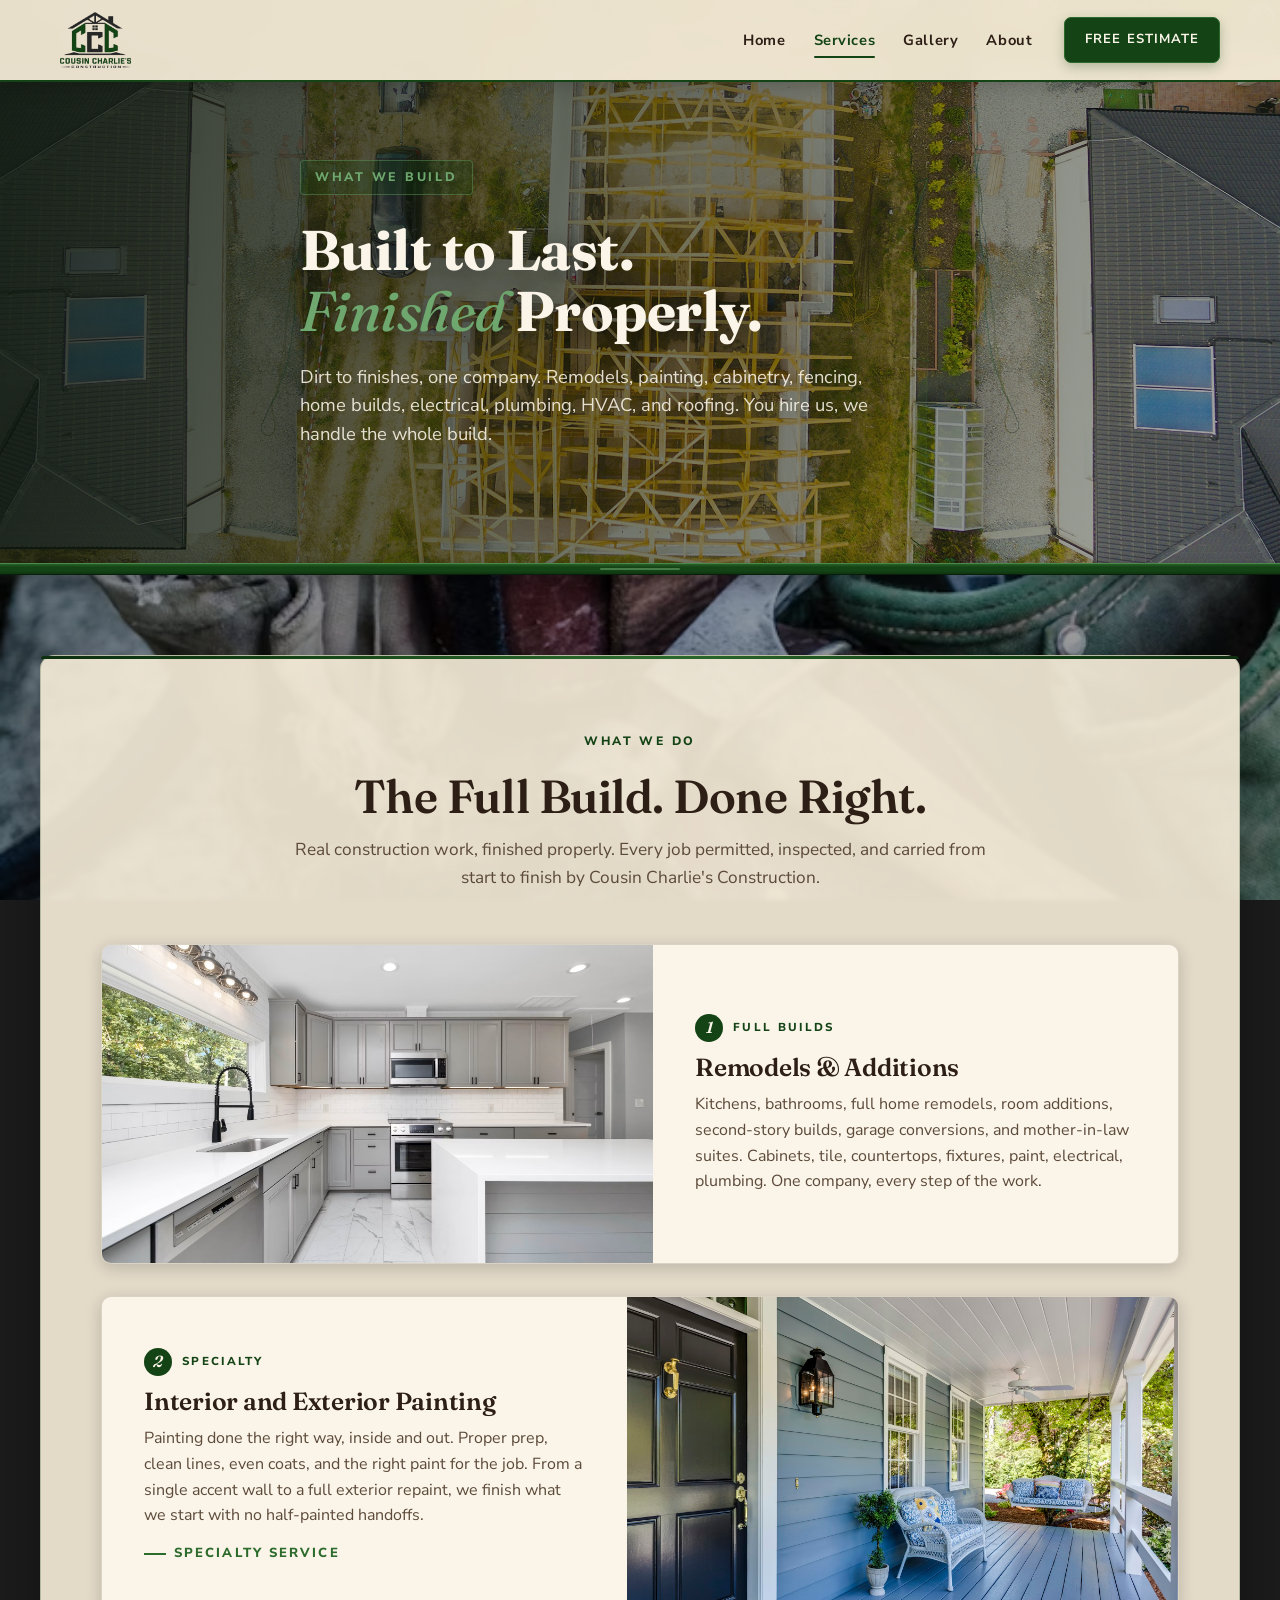
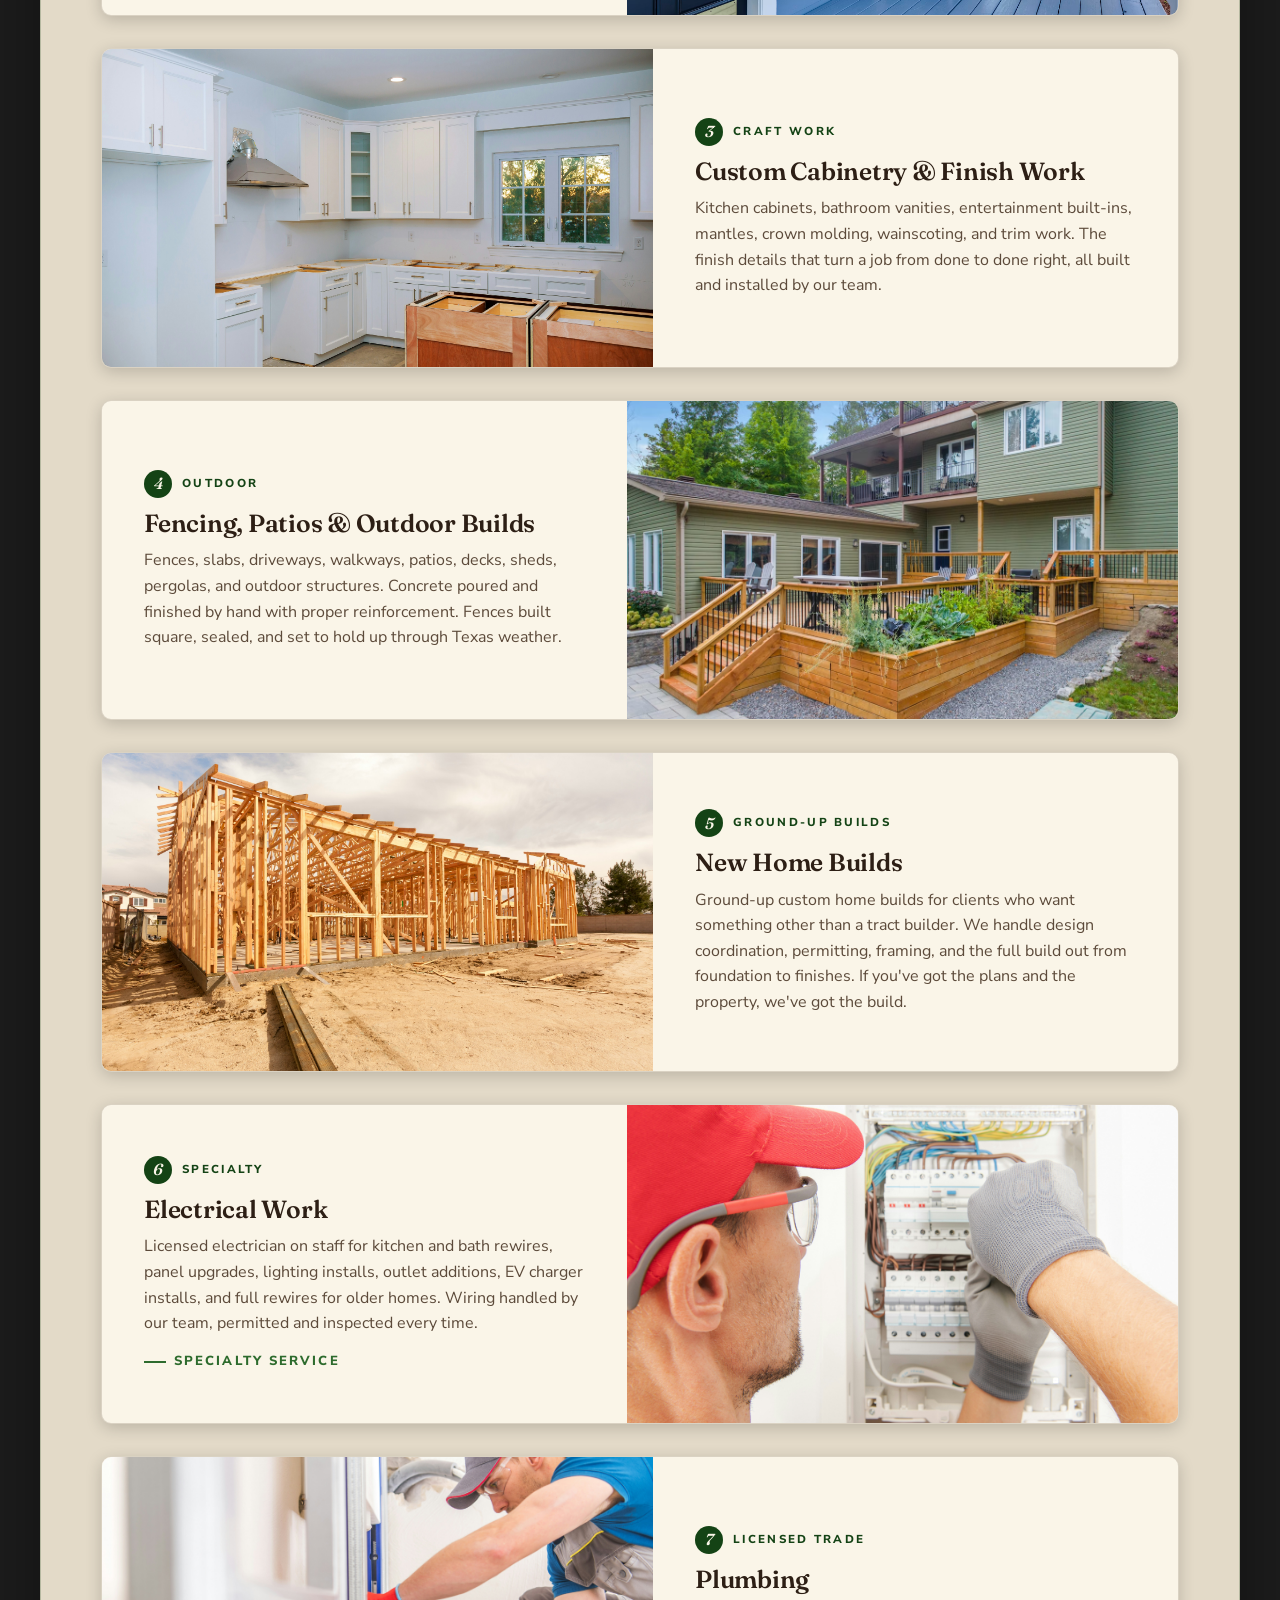
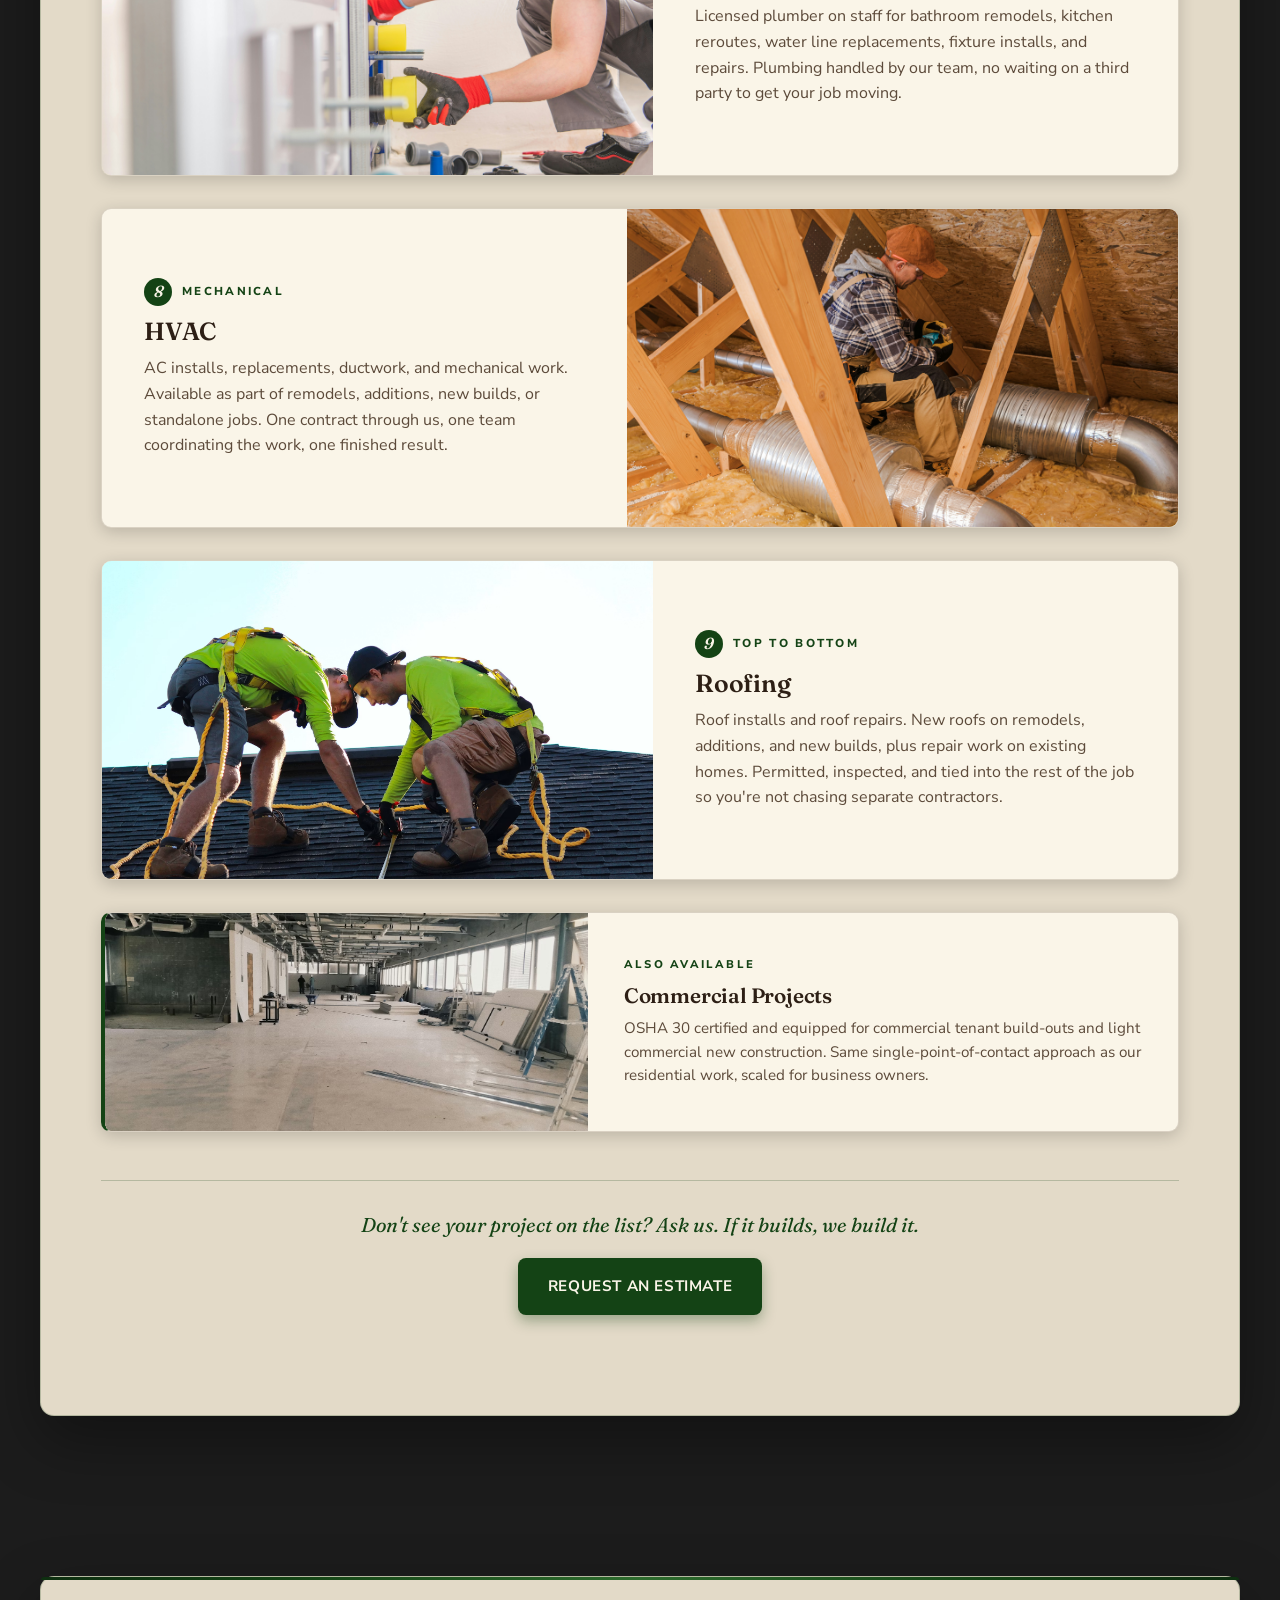
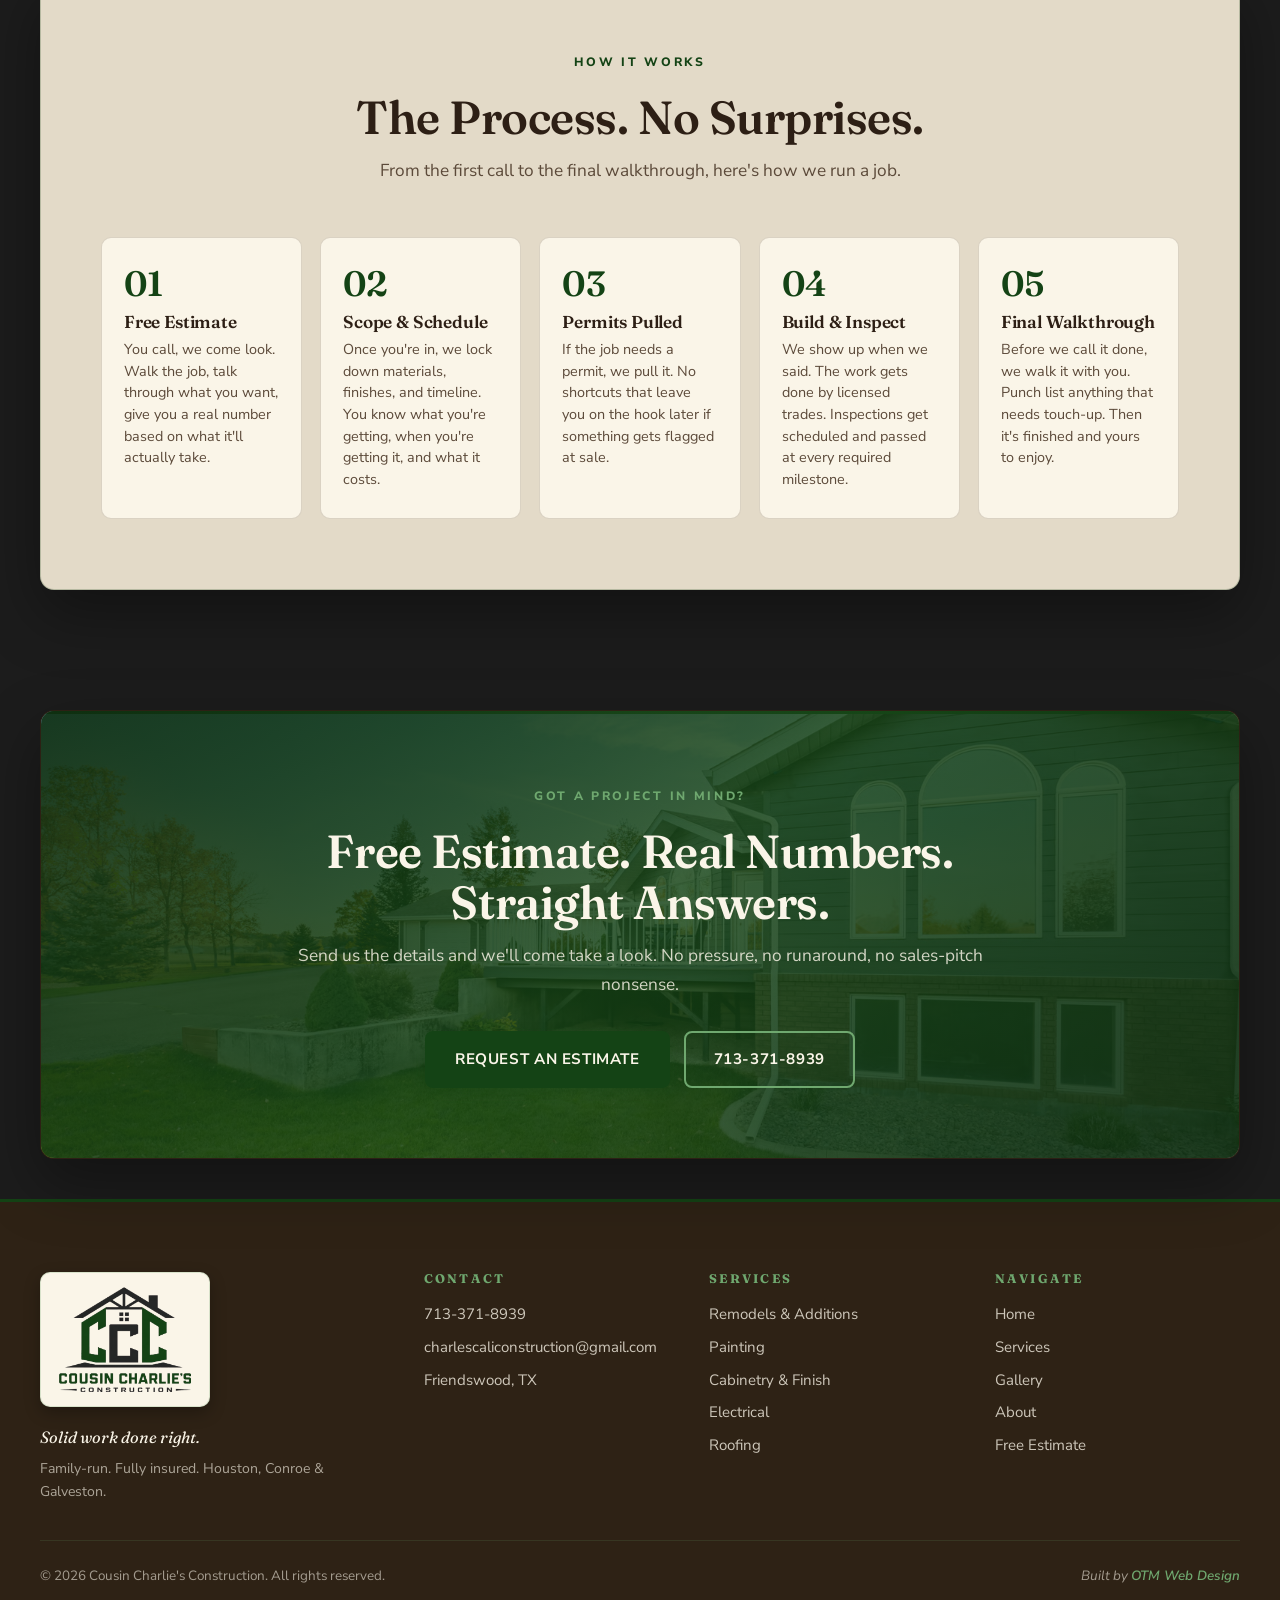
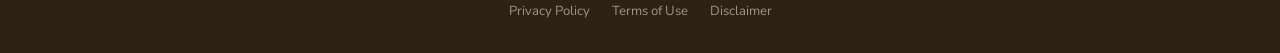
<file: services.html>
<!DOCTYPE html>
<html lang="en">
<head>
  <meta charset="UTF-8" />
  <meta name="viewport" content="width=device-width, initial-scale=1.0" />
  <title>Services | Cousin Charlie's Construction</title>
  <meta name="description" content="Full construction services in the Houston metro: remodels, interior &amp; exterior painting, custom cabinetry, fencing, home builds, electrical, plumbing, HVAC, roofing. One company, dirt to finishes." />
  <link rel="icon" type="image/png" href="assets/logo.png" />
  <link rel="preconnect" href="https://fonts.googleapis.com" />
  <link rel="preconnect" href="https://fonts.gstatic.com" crossorigin />
  <link href="https://fonts.googleapis.com/css2?family=Fraunces:opsz,wght@9..144,400;9..144,500;9..144,600;9..144,700&family=Nunito+Sans:wght@400;600;700;800&display=swap" rel="stylesheet" />
  <link rel="stylesheet" href="styles.css" />
  <!-- Google tag (gtag.js) -->
  <script async src="https://www.googletagmanager.com/gtag/js?id=AW-18284559168"></script>
  <script>
    window.dataLayer = window.dataLayer || [];
    function gtag(){dataLayer.push(arguments);}
    gtag('js', new Date());
    gtag('config', 'AW-18284559168');
  </script>
</head>
<body data-page="services">

  <!-- NAV -->
  <nav class="nav">
    <div class="nav-inner">
      <a href="index.html" class="nav-logo-link" aria-label="Cousin Charlie's Construction Home">
        <img src="assets/logo.png" alt="Cousin Charlie's Construction" class="nav-logo" />
      </a>
      <ul class="nav-links">
        <li><a href="index.html">Home</a></li>
        <li><a href="services.html">Services</a></li>
        <li><a href="gallery.html">Gallery</a></li>
        <li><a href="about.html">About</a></li>
      </ul>
      <a href="contact.html" class="nav-cta">Free Estimate</a>
      <button class="hamburger" aria-label="Open menu">
        <span></span><span></span><span></span>
      </button>
    </div>
  </nav>

  <!-- PAGE HERO -->
  <header class="hero hero-sub-page">
    <div class="hero-bg" style="background-image: url('assets/hero-main.jpg');"></div>
    <div class="hero-overlay"></div>
    <div class="hero-content hero-content-narrow">
      <div class="hero-eyebrow">What We Build</div>
      <h1 class="hero-title hero-title-sub">Built to Last.<br/><em>Finished</em> Properly.</h1>
      <p class="hero-sub">Dirt to finishes, one company. Remodels, painting, cabinetry, fencing, home builds, electrical, plumbing, HVAC, and roofing. You hire us, we handle the whole build.</p>
    </div>
  </header>

  <!-- HERO DIVIDER -->
  <div class="hero-divider"></div>

  <!-- CORE SERVICES (9 staggered image rows) -->
  <section class="section">
    <div class="container">
      <div class="section-head">
        <div class="eyebrow">What We Do</div>
        <h2>The Full Build. Done Right.</h2>
        <p class="section-sub">Real construction work, finished properly. Every job permitted, inspected, and carried from start to finish by Cousin Charlie's Construction.</p>
      </div>

      <div class="additional-stack">

        <!-- 01 Remodels & Additions -->
        <div class="additional-row">
          <div class="additional-image">
            <img src="assets/service-remodel.jpg" alt="Kitchen and bathroom remodel" loading="lazy" />
          </div>
          <div class="additional-text">
            <div class="additional-text-tag"><span class="additional-text-num">1</span> Full Builds</div>
            <h3>Remodels &amp; Additions</h3>
            <p>Kitchens, bathrooms, full home remodels, room additions, second-story builds, garage conversions, and mother-in-law suites. Cabinets, tile, countertops, fixtures, paint, electrical, plumbing. One company, every step of the work.</p>
          </div>
        </div>

        <!-- 02 Interior and Exterior Painting -->
        <div class="additional-row additional-row-reverse">
          <div class="additional-image">
            <img src="assets/service-painting.jpg" alt="Interior and exterior painting work" loading="lazy" />
          </div>
          <div class="additional-text">
            <div class="additional-text-tag"><span class="additional-text-num">2</span> Specialty</div>
            <h3>Interior and Exterior Painting</h3>
            <p>Painting done the right way, inside and out. Proper prep, clean lines, even coats, and the right paint for the job. From a single accent wall to a full exterior repaint, we finish what we start with no half-painted handoffs.</p>
            <span class="additional-text-lead">Specialty Service</span>
          </div>
        </div>

        <!-- 03 Custom Cabinetry & Finish Work -->
        <div class="additional-row">
          <div class="additional-image">
            <img src="assets/service-carpentry.jpg" alt="Custom cabinetry and finish work" loading="lazy" />
          </div>
          <div class="additional-text">
            <div class="additional-text-tag"><span class="additional-text-num">3</span> Craft Work</div>
            <h3>Custom Cabinetry &amp; Finish Work</h3>
            <p>Kitchen cabinets, bathroom vanities, entertainment built-ins, mantles, crown molding, wainscoting, and trim work. The finish details that turn a job from done to done right, all built and installed by our team.</p>
          </div>
        </div>

        <!-- 04 Fencing, Patios & Outdoor Builds -->
        <div class="additional-row additional-row-reverse">
          <div class="additional-image">
            <img src="assets/additional-decks.jpg" alt="Fencing, patios, and outdoor construction" loading="lazy" />
          </div>
          <div class="additional-text">
            <div class="additional-text-tag"><span class="additional-text-num">4</span> Outdoor</div>
            <h3>Fencing, Patios &amp; Outdoor Builds</h3>
            <p>Fences, slabs, driveways, walkways, patios, decks, sheds, pergolas, and outdoor structures. Concrete poured and finished by hand with proper reinforcement. Fences built square, sealed, and set to hold up through Texas weather.</p>
          </div>
        </div>

        <!-- 05 New Home Builds -->
        <div class="additional-row">
          <div class="additional-image">
            <img src="assets/additional-newbuild.jpg" alt="Custom new home build project" loading="lazy" />
          </div>
          <div class="additional-text">
            <div class="additional-text-tag"><span class="additional-text-num">5</span> Ground-Up Builds</div>
            <h3>New Home Builds</h3>
            <p>Ground-up custom home builds for clients who want something other than a tract builder. We handle design coordination, permitting, framing, and the full build out from foundation to finishes. If you've got the plans and the property, we've got the build.</p>
          </div>
        </div>

        <!-- 06 Electrical -->
        <div class="additional-row additional-row-reverse">
          <div class="additional-image">
            <img src="assets/service-electrical.jpg" alt="Electrical work and wiring" loading="lazy" />
          </div>
          <div class="additional-text">
            <div class="additional-text-tag"><span class="additional-text-num">6</span> Specialty</div>
            <h3>Electrical Work</h3>
            <p>Licensed electrician on staff for kitchen and bath rewires, panel upgrades, lighting installs, outlet additions, EV charger installs, and full rewires for older homes. Wiring handled by our team, permitted and inspected every time.</p>
            <span class="additional-text-lead">Specialty Service</span>
          </div>
        </div>

        <!-- 07 Plumbing -->
        <div class="additional-row">
          <div class="additional-image">
            <img src="assets/service-plumbing.jpg" alt="Plumbing work" loading="lazy" />
          </div>
          <div class="additional-text">
            <div class="additional-text-tag"><span class="additional-text-num">7</span> Licensed Trade</div>
            <h3>Plumbing</h3>
            <p>Licensed plumber on staff for bathroom remodels, kitchen reroutes, water line replacements, fixture installs, and repairs. Plumbing handled by our team, no waiting on a third party to get your job moving.</p>
          </div>
        </div>

        <!-- 08 HVAC -->
        <div class="additional-row additional-row-reverse">
          <div class="additional-image">
            <img src="assets/additional-hvac.jpg" alt="HVAC and mechanical work" loading="lazy" />
          </div>
          <div class="additional-text">
            <div class="additional-text-tag"><span class="additional-text-num">8</span> Mechanical</div>
            <h3>HVAC</h3>
            <p>AC installs, replacements, ductwork, and mechanical work. Available as part of remodels, additions, new builds, or standalone jobs. One contract through us, one team coordinating the work, one finished result.</p>
          </div>
        </div>

        <!-- 09 Roofing -->
        <div class="additional-row">
          <div class="additional-image">
            <img src="assets/service-roofing.jpg" alt="Roofing work" loading="lazy" />
          </div>
          <div class="additional-text">
            <div class="additional-text-tag"><span class="additional-text-num">9</span> Top to Bottom</div>
            <h3>Roofing</h3>
            <p>Roof installs and roof repairs. New roofs on remodels, additions, and new builds, plus repair work on existing homes. Permitted, inspected, and tied into the rest of the job so you're not chasing separate contractors.</p>
          </div>
        </div>

      </div>

      <!-- Commercial extras row -->
      <div class="extras-row">
        <div class="extras-image">
          <img src="assets/additional-commercial.jpg" alt="Commercial construction project" loading="lazy" />
        </div>
        <div class="extras-text">
          <div class="extras-text-tag">Also Available</div>
          <h3>Commercial Projects</h3>
          <p>OSHA 30 certified and equipped for commercial tenant build-outs and light commercial new construction. Same single-point-of-contact approach as our residential work, scaled for business owners.</p>
        </div>
      </div>

      <!-- Closing line -->
      <div class="services-closing">
        <p>Don't see your project on the list? Ask us. If it builds, we build it.</p>
        <a href="contact.html" class="btn btn-primary">Request an Estimate</a>
      </div>
    </div>
  </section>

  <!-- PROCESS -->
  <section class="section">
    <div class="container">
      <div class="section-head">
        <div class="eyebrow">How It Works</div>
        <h2>The Process. No Surprises.</h2>
        <p class="section-sub">From the first call to the final walkthrough, here's how we run a job.</p>
      </div>

      <div class="process-grid">
        <div class="process-card">
          <div class="process-num">01</div>
          <h3>Free Estimate</h3>
          <p>You call, we come look. Walk the job, talk through what you want, give you a real number based on what it'll actually take.</p>
        </div>
        <div class="process-card">
          <div class="process-num">02</div>
          <h3>Scope &amp; Schedule</h3>
          <p>Once you're in, we lock down materials, finishes, and timeline. You know what you're getting, when you're getting it, and what it costs.</p>
        </div>
        <div class="process-card">
          <div class="process-num">03</div>
          <h3>Permits Pulled</h3>
          <p>If the job needs a permit, we pull it. No shortcuts that leave you on the hook later if something gets flagged at sale.</p>
        </div>
        <div class="process-card">
          <div class="process-num">04</div>
          <h3>Build &amp; Inspect</h3>
          <p>We show up when we said. The work gets done by licensed trades. Inspections get scheduled and passed at every required milestone.</p>
        </div>
        <div class="process-card">
          <div class="process-num">05</div>
          <h3>Final Walkthrough</h3>
          <p>Before we call it done, we walk it with you. Punch list anything that needs touch-up. Then it's finished and yours to enjoy.</p>
        </div>
      </div>
    </div>
  </section>

  <!-- CTA -->
  <section class="section section-cta">
    <div class="container container-deep container-cta-bg">
      <div class="cta-overlay"></div>
      <div class="cta-block">
        <div class="eyebrow eyebrow-light">Got a Project in Mind?</div>
        <h2 class="cta-title">Free Estimate. Real Numbers. Straight Answers.</h2>
        <p class="cta-sub">Send us the details and we'll come take a look. No pressure, no runaround, no sales-pitch nonsense.</p>
        <div class="cta-buttons">
          <a href="contact.html" class="btn btn-primary">Request an Estimate</a>
          <a href="tel:7133718939" class="btn btn-outline">713-371-8939</a>
        </div>
      </div>
    </div>
  </section>

  <!-- FOOTER -->
  <footer class="section section-footer">
    <div class="container-darkest">
      <div class="footer-grid">
        <div class="footer-col footer-brand">
          <img src="assets/logo.png" alt="Cousin Charlie's Construction" class="footer-logo" />
          <p class="footer-tag">Solid work done right.</p>
          <p class="footer-meta">Family-run. Fully insured. Houston, Conroe &amp; Galveston.</p>
        </div>
        <div class="footer-col">
          <h4>Contact</h4>
          <a href="tel:7133718939">713-371-8939</a>
          <a href="mailto:charlescaliconstruction@gmail.com">charlescaliconstruction@gmail.com</a>
          <span>Friendswood, TX</span>
        </div>
        <div class="footer-col">
          <h4>Services</h4>
          <a href="services.html">Remodels &amp; Additions</a>
          <a href="services.html">Painting</a>
          <a href="services.html">Cabinetry &amp; Finish</a>
          <a href="services.html">Electrical</a>
          <a href="services.html">Roofing</a>
        </div>
        <div class="footer-col">
          <h4>Navigate</h4>
          <a href="index.html">Home</a>
          <a href="services.html">Services</a>
          <a href="gallery.html">Gallery</a>
          <a href="about.html">About</a>
          <a href="contact.html">Free Estimate</a>
        </div>
      </div>
      <div class="footer-bottom">
        <span>&copy; <span id="year"></span> Cousin Charlie's Construction. All rights reserved.</span>
        <span class="footer-credit">Built by <a href="https://otm-designs.com" target="_blank" rel="noopener">OTM Web Design</a></span>
      </div>
      <div class="footer-legal-links">
        <a href="privacy-policy.html">Privacy Policy</a>
        <a href="terms.html">Terms of Use</a>
        <a href="disclaimer.html">Disclaimer</a>
      </div>
    </div>
  </footer>

  <script src="script.js"></script>
</body>
</html>
</file>
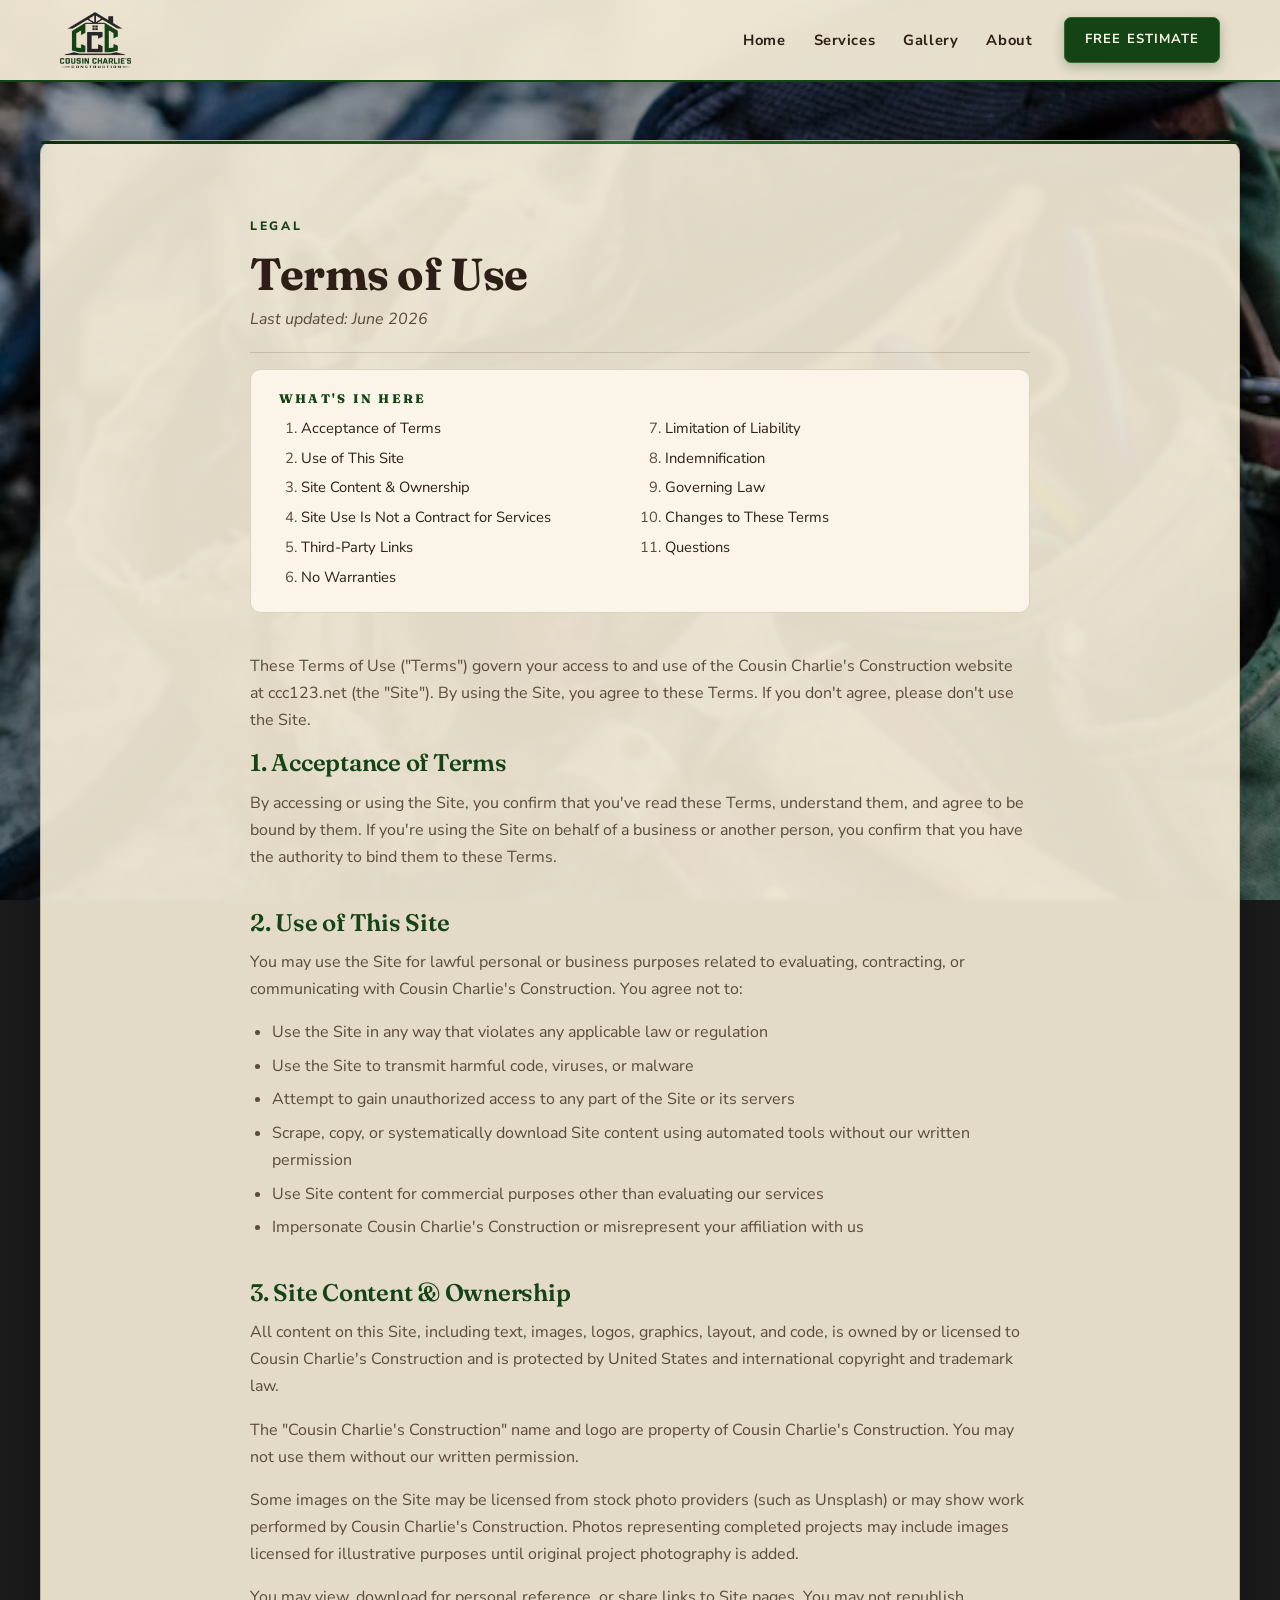
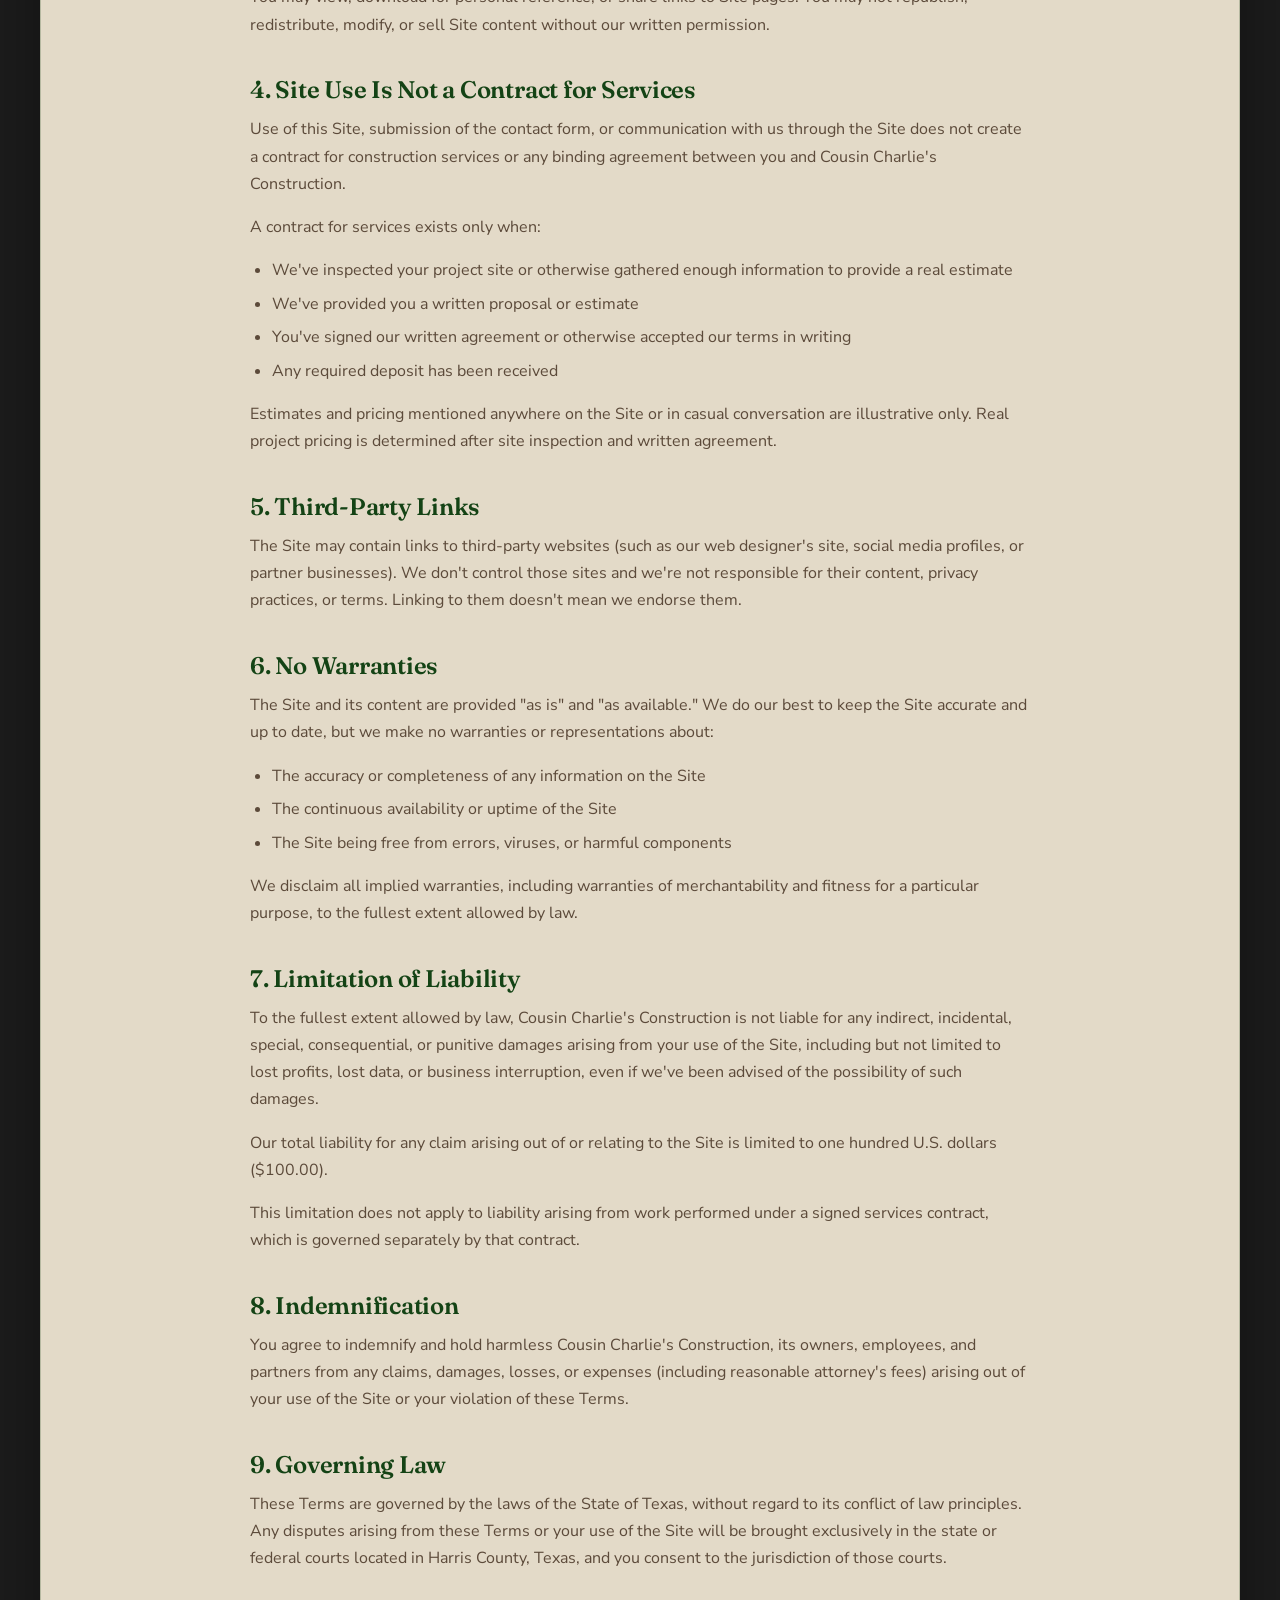
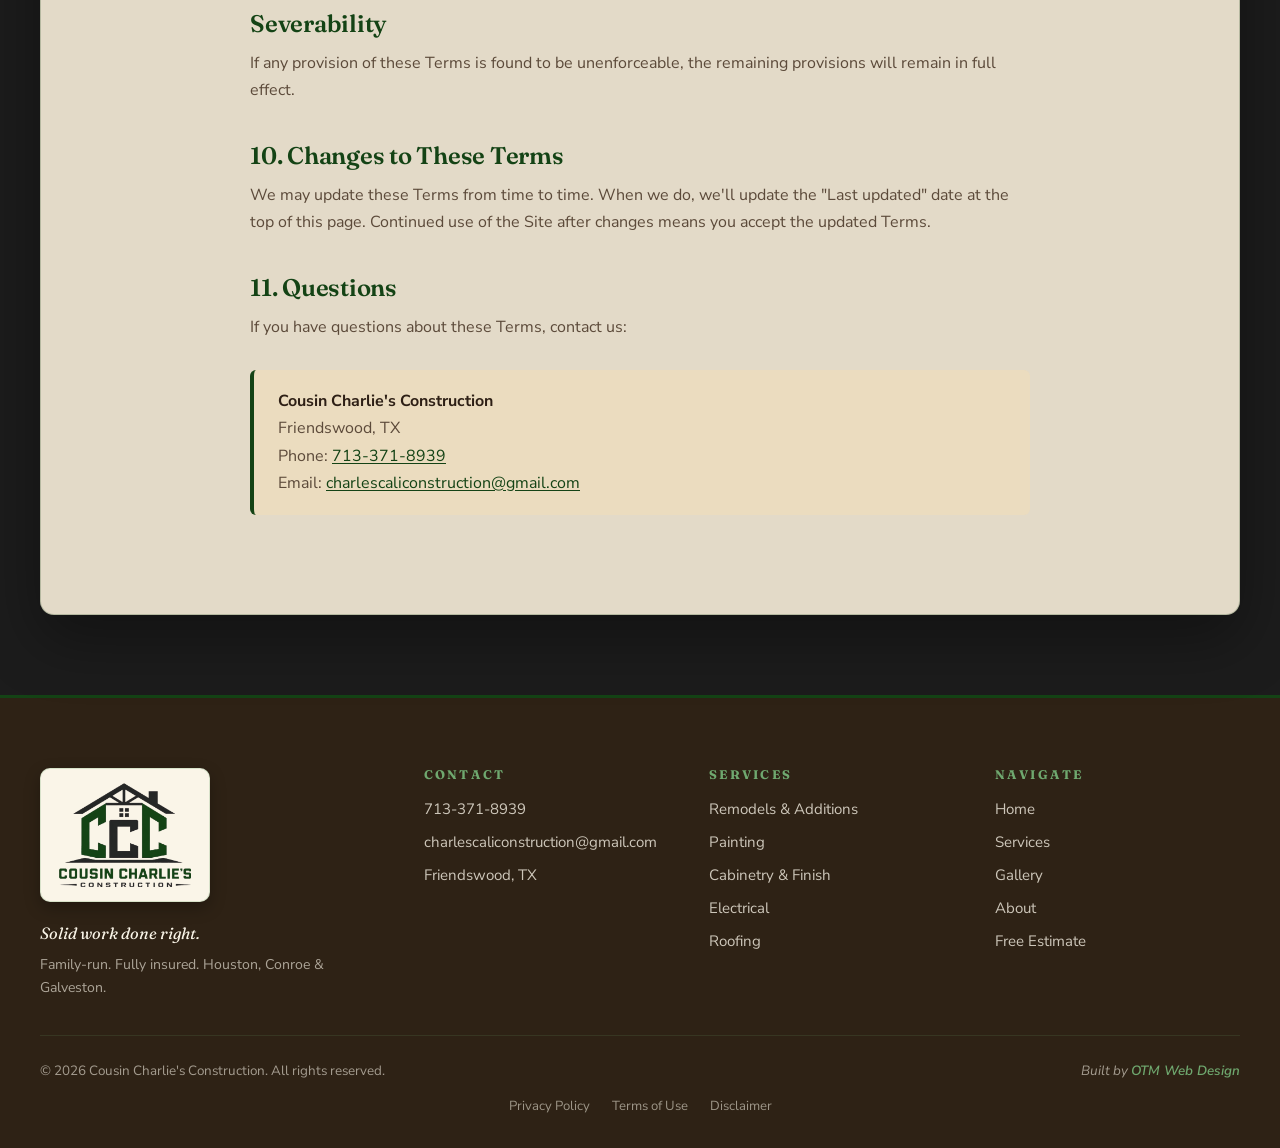
<file: terms.html>
<!DOCTYPE html>
<html lang="en">
<head>
  <meta charset="UTF-8" />
  <meta name="viewport" content="width=device-width, initial-scale=1.0" />
  <title>Terms of Use | Cousin Charlie's Construction</title>
  <meta name="description" content="Terms of use for the Cousin Charlie's Construction website." />
  <link rel="icon" type="image/png" href="assets/logo.png" />
  <link rel="preconnect" href="https://fonts.googleapis.com" />
  <link rel="preconnect" href="https://fonts.gstatic.com" crossorigin />
  <link href="https://fonts.googleapis.com/css2?family=Fraunces:opsz,wght@9..144,400;9..144,500;9..144,600;9..144,700&family=Nunito+Sans:wght@400;600;700;800&display=swap" rel="stylesheet" />
  <link rel="stylesheet" href="styles.css" />
  <!-- Google tag (gtag.js) -->
  <script async src="https://www.googletagmanager.com/gtag/js?id=AW-18284559168"></script>
  <script>
    window.dataLayer = window.dataLayer || [];
    function gtag(){dataLayer.push(arguments);}
    gtag('js', new Date());
    gtag('config', 'AW-18284559168');
  </script>
</head>
<body data-page="terms">

  <!-- NAV -->
  <nav class="nav">
    <div class="nav-inner">
      <a href="index.html" class="nav-logo-link" aria-label="Cousin Charlie's Construction Home">
        <img src="assets/logo.png" alt="Cousin Charlie's Construction" class="nav-logo" />
      </a>
      <ul class="nav-links">
        <li><a href="index.html">Home</a></li>
        <li><a href="services.html">Services</a></li>
        <li><a href="gallery.html">Gallery</a></li>
        <li><a href="about.html">About</a></li>
      </ul>
      <a href="contact.html" class="nav-cta">Free Estimate</a>
      <button class="hamburger" aria-label="Open menu">
        <span></span><span></span><span></span>
      </button>
    </div>
  </nav>

  <section class="section section-legal">
    <div class="container">
      <div class="legal-block">
        <div class="eyebrow">Legal</div>
        <h1>Terms of Use</h1>
        <p class="legal-meta">Last updated: June 2026</p>

        <div class="legal-toc">
          <h3>What's in here</h3>
          <ol>
            <li><a href="#acceptance">Acceptance of Terms</a></li>
            <li><a href="#use-of-site">Use of This Site</a></li>
            <li><a href="#site-content">Site Content &amp; Ownership</a></li>
            <li><a href="#not-a-contract">Site Use Is Not a Contract for Services</a></li>
            <li><a href="#third-party">Third-Party Links</a></li>
            <li><a href="#warranties">No Warranties</a></li>
            <li><a href="#liability">Limitation of Liability</a></li>
            <li><a href="#indemnification">Indemnification</a></li>
            <li><a href="#governing-law">Governing Law</a></li>
            <li><a href="#changes">Changes to These Terms</a></li>
            <li><a href="#contact">Questions</a></li>
          </ol>
        </div>

        <p>These Terms of Use ("Terms") govern your access to and use of the Cousin Charlie's Construction website at ccc123.net (the "Site"). By using the Site, you agree to these Terms. If you don't agree, please don't use the Site.</p>

        <h2 id="acceptance">1. Acceptance of Terms</h2>

        <p>By accessing or using the Site, you confirm that you've read these Terms, understand them, and agree to be bound by them. If you're using the Site on behalf of a business or another person, you confirm that you have the authority to bind them to these Terms.</p>

        <h2 id="use-of-site">2. Use of This Site</h2>

        <p>You may use the Site for lawful personal or business purposes related to evaluating, contracting, or communicating with Cousin Charlie's Construction. You agree not to:</p>
        <ul>
          <li>Use the Site in any way that violates any applicable law or regulation</li>
          <li>Use the Site to transmit harmful code, viruses, or malware</li>
          <li>Attempt to gain unauthorized access to any part of the Site or its servers</li>
          <li>Scrape, copy, or systematically download Site content using automated tools without our written permission</li>
          <li>Use Site content for commercial purposes other than evaluating our services</li>
          <li>Impersonate Cousin Charlie's Construction or misrepresent your affiliation with us</li>
        </ul>

        <h2 id="site-content">3. Site Content &amp; Ownership</h2>

        <p>All content on this Site, including text, images, logos, graphics, layout, and code, is owned by or licensed to Cousin Charlie's Construction and is protected by United States and international copyright and trademark law.</p>

        <p>The "Cousin Charlie's Construction" name and logo are property of Cousin Charlie's Construction. You may not use them without our written permission.</p>

        <p>Some images on the Site may be licensed from stock photo providers (such as Unsplash) or may show work performed by Cousin Charlie's Construction. Photos representing completed projects may include images licensed for illustrative purposes until original project photography is added.</p>

        <p>You may view, download for personal reference, or share links to Site pages. You may not republish, redistribute, modify, or sell Site content without our written permission.</p>

        <h2 id="not-a-contract">4. Site Use Is Not a Contract for Services</h2>

        <p>Use of this Site, submission of the contact form, or communication with us through the Site does not create a contract for construction services or any binding agreement between you and Cousin Charlie's Construction.</p>

        <p>A contract for services exists only when:</p>
        <ul>
          <li>We've inspected your project site or otherwise gathered enough information to provide a real estimate</li>
          <li>We've provided you a written proposal or estimate</li>
          <li>You've signed our written agreement or otherwise accepted our terms in writing</li>
          <li>Any required deposit has been received</li>
        </ul>

        <p>Estimates and pricing mentioned anywhere on the Site or in casual conversation are illustrative only. Real project pricing is determined after site inspection and written agreement.</p>

        <h2 id="third-party">5. Third-Party Links</h2>

        <p>The Site may contain links to third-party websites (such as our web designer's site, social media profiles, or partner businesses). We don't control those sites and we're not responsible for their content, privacy practices, or terms. Linking to them doesn't mean we endorse them.</p>

        <h2 id="warranties">6. No Warranties</h2>

        <p>The Site and its content are provided "as is" and "as available." We do our best to keep the Site accurate and up to date, but we make no warranties or representations about:</p>
        <ul>
          <li>The accuracy or completeness of any information on the Site</li>
          <li>The continuous availability or uptime of the Site</li>
          <li>The Site being free from errors, viruses, or harmful components</li>
        </ul>

        <p>We disclaim all implied warranties, including warranties of merchantability and fitness for a particular purpose, to the fullest extent allowed by law.</p>

        <h2 id="liability">7. Limitation of Liability</h2>

        <p>To the fullest extent allowed by law, Cousin Charlie's Construction is not liable for any indirect, incidental, special, consequential, or punitive damages arising from your use of the Site, including but not limited to lost profits, lost data, or business interruption, even if we've been advised of the possibility of such damages.</p>

        <p>Our total liability for any claim arising out of or relating to the Site is limited to one hundred U.S. dollars ($100.00).</p>

        <p>This limitation does not apply to liability arising from work performed under a signed services contract, which is governed separately by that contract.</p>

        <h2 id="indemnification">8. Indemnification</h2>

        <p>You agree to indemnify and hold harmless Cousin Charlie's Construction, its owners, employees, and partners from any claims, damages, losses, or expenses (including reasonable attorney's fees) arising out of your use of the Site or your violation of these Terms.</p>

        <h2 id="governing-law">9. Governing Law</h2>

        <p>These Terms are governed by the laws of the State of Texas, without regard to its conflict of law principles. Any disputes arising from these Terms or your use of the Site will be brought exclusively in the state or federal courts located in Harris County, Texas, and you consent to the jurisdiction of those courts.</p>

        <h2 id="severability">Severability</h2>

        <p>If any provision of these Terms is found to be unenforceable, the remaining provisions will remain in full effect.</p>

        <h2 id="changes">10. Changes to These Terms</h2>

        <p>We may update these Terms from time to time. When we do, we'll update the "Last updated" date at the top of this page. Continued use of the Site after changes means you accept the updated Terms.</p>

        <h2 id="contact">11. Questions</h2>

        <p>If you have questions about these Terms, contact us:</p>

        <div class="legal-callout">
          <p><strong>Cousin Charlie's Construction</strong><br/>
          Friendswood, TX<br/>
          Phone: <a href="tel:7133718939">713-371-8939</a><br/>
          Email: <a href="mailto:charlescaliconstruction@gmail.com">charlescaliconstruction@gmail.com</a></p>
        </div>
      </div>
    </div>
  </section>

  <!-- FOOTER -->
  <footer class="section section-footer">
    <div class="container-darkest">
      <div class="footer-grid">
        <div class="footer-col footer-brand">
          <img src="assets/logo.png" alt="Cousin Charlie's Construction" class="footer-logo" />
          <p class="footer-tag">Solid work done right.</p>
          <p class="footer-meta">Family-run. Fully insured. Houston, Conroe &amp; Galveston.</p>
        </div>
        <div class="footer-col">
          <h4>Contact</h4>
          <a href="tel:7133718939">713-371-8939</a>
          <a href="mailto:charlescaliconstruction@gmail.com">charlescaliconstruction@gmail.com</a>
          <span>Friendswood, TX</span>
        </div>
        <div class="footer-col">
          <h4>Services</h4>
          <a href="services.html">Remodels &amp; Additions</a>
          <a href="services.html">Painting</a>
          <a href="services.html">Cabinetry &amp; Finish</a>
          <a href="services.html">Electrical</a>
          <a href="services.html">Roofing</a>
        </div>
        <div class="footer-col">
          <h4>Navigate</h4>
          <a href="index.html">Home</a>
          <a href="services.html">Services</a>
          <a href="gallery.html">Gallery</a>
          <a href="about.html">About</a>
          <a href="contact.html">Free Estimate</a>
        </div>
      </div>
      <div class="footer-bottom">
        <span>&copy; <span id="year"></span> Cousin Charlie's Construction. All rights reserved.</span>
        <span class="footer-credit">Built by <a href="https://otm-designs.com" target="_blank" rel="noopener">OTM Web Design</a></span>
      </div>
      <div class="footer-legal-links">
        <a href="privacy-policy.html">Privacy Policy</a>
        <a href="terms.html">Terms of Use</a>
        <a href="disclaimer.html">Disclaimer</a>
      </div>
    </div>
  </footer>

  <script src="script.js"></script>
</body>
</html>
</file>
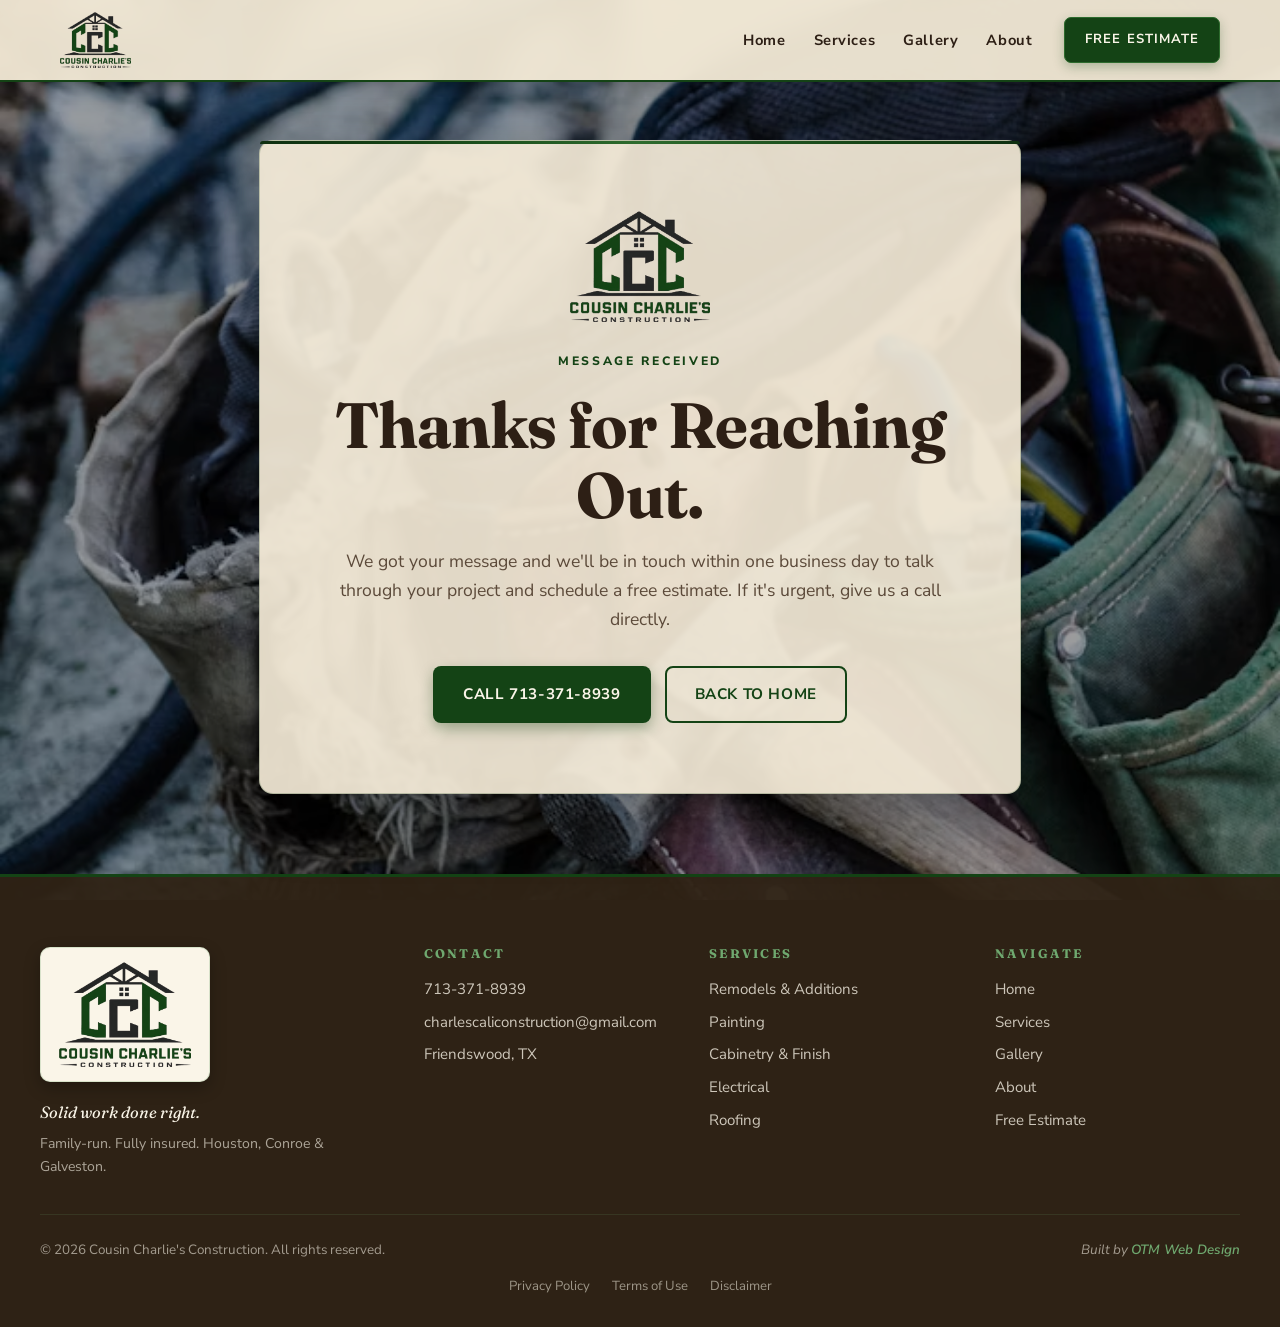
<file: thank-you.html>
<!DOCTYPE html>
<html lang="en">
<head>
  <meta charset="UTF-8" />
  <meta name="viewport" content="width=device-width, initial-scale=1.0" />
  <title>Thank You | Cousin Charlie's Construction</title>
  <meta name="description" content="Thanks for reaching out to Cousin Charlie's Construction. We'll be in touch soon." />
  <link rel="icon" type="image/png" href="assets/logo.png" />
  <link rel="preconnect" href="https://fonts.googleapis.com" />
  <link rel="preconnect" href="https://fonts.gstatic.com" crossorigin />
  <link href="https://fonts.googleapis.com/css2?family=Fraunces:opsz,wght@9..144,400;9..144,500;9..144,600;9..144,700&family=Nunito+Sans:wght@400;600;700;800&display=swap" rel="stylesheet" />
  <link rel="stylesheet" href="styles.css" />
  <!-- Google tag (gtag.js) -->
  <script async src="https://www.googletagmanager.com/gtag/js?id=AW-18284559168"></script>
  <script>
    window.dataLayer = window.dataLayer || [];
    function gtag(){dataLayer.push(arguments);}
    gtag('js', new Date());
    gtag('config', 'AW-18284559168');
  </script>
</head>
<body data-page="thank-you">

  <!-- NAV -->
  <nav class="nav">
    <div class="nav-inner">
      <a href="index.html" class="nav-logo-link" aria-label="Cousin Charlie's Construction Home">
        <img src="assets/logo.png" alt="Cousin Charlie's Construction" class="nav-logo" />
      </a>
      <ul class="nav-links">
        <li><a href="index.html">Home</a></li>
        <li><a href="services.html">Services</a></li>
        <li><a href="gallery.html">Gallery</a></li>
        <li><a href="about.html">About</a></li>
      </ul>
      <a href="contact.html" class="nav-cta">Free Estimate</a>
      <button class="hamburger" aria-label="Open menu">
        <span></span><span></span><span></span>
      </button>
    </div>
  </nav>

  <!-- THANK YOU CONTENT -->
  <section class="section section-thanks">
    <div class="container">
      <div class="thanks-block">
        <img src="assets/logo.png" alt="Cousin Charlie's Construction" class="thanks-logo" />
        <div class="eyebrow">Message Received</div>
        <h1>Thanks for Reaching Out.</h1>
        <p>We got your message and we'll be in touch within one business day to talk through your project and schedule a free estimate. If it's urgent, give us a call directly.</p>
        <div class="thanks-cta">
          <a href="tel:7133718939" class="btn btn-primary">Call 713-371-8939</a>
          <a href="index.html" class="btn btn-outline-dark">Back to Home</a>
        </div>
      </div>
    </div>
  </section>

  <!-- FOOTER -->
  <footer class="section section-footer">
    <div class="container-darkest">
      <div class="footer-grid">
        <div class="footer-col footer-brand">
          <img src="assets/logo.png" alt="Cousin Charlie's Construction" class="footer-logo" />
          <p class="footer-tag">Solid work done right.</p>
          <p class="footer-meta">Family-run. Fully insured. Houston, Conroe &amp; Galveston.</p>
        </div>
        <div class="footer-col">
          <h4>Contact</h4>
          <a href="tel:7133718939">713-371-8939</a>
          <a href="mailto:charlescaliconstruction@gmail.com">charlescaliconstruction@gmail.com</a>
          <span>Friendswood, TX</span>
        </div>
        <div class="footer-col">
          <h4>Services</h4>
          <a href="services.html">Remodels &amp; Additions</a>
          <a href="services.html">Painting</a>
          <a href="services.html">Cabinetry &amp; Finish</a>
          <a href="services.html">Electrical</a>
          <a href="services.html">Roofing</a>
        </div>
        <div class="footer-col">
          <h4>Navigate</h4>
          <a href="index.html">Home</a>
          <a href="services.html">Services</a>
          <a href="gallery.html">Gallery</a>
          <a href="about.html">About</a>
          <a href="contact.html">Free Estimate</a>
        </div>
      </div>
      <div class="footer-bottom">
        <span>&copy; <span id="year"></span> Cousin Charlie's Construction. All rights reserved.</span>
        <span class="footer-credit">Built by <a href="https://otm-designs.com" target="_blank" rel="noopener">OTM Web Design</a></span>
      </div>
      <div class="footer-legal-links">
        <a href="privacy-policy.html">Privacy Policy</a>
        <a href="terms.html">Terms of Use</a>
        <a href="disclaimer.html">Disclaimer</a>
      </div>
    </div>
  </footer>

  <script src="script.js"></script>
</body>
</html>
</file>
<file: styles.css>
/* =========================================================
   COUSIN CHARLIE'S CONSTRUCTION
   Warm floating frames over a locked dark background
   Multi-page build: home, services, about, contact, thank-you
   ========================================================= */

/* ---------- RESET ---------- */
*, *::before, *::after { box-sizing: border-box; }
html { scroll-behavior: smooth; }
body, h1, h2, h3, h4, p, ul, figure { margin: 0; padding: 0; }
ul { list-style: none; }
a { color: inherit; text-decoration: none; }
img { max-width: 100%; display: block; }
button { font: inherit; cursor: pointer; border: none; background: none; }

/* ---------- VARIABLES ---------- */
:root {
  /* warm frame palette */
  --cream: rgba(245, 235, 215, 0.92);
  --cream-solid: #f5ebd7;
  --cream-light: #faf5e8;
  --cream-deep: #ebdcbf;

  /* emphasis frames (deeper warm) */
  --taupe-deep: rgba(72, 52, 32, 0.93);
  --taupe-deep-solid: #483420;
  --taupe-deepest: rgba(48, 35, 22, 0.95);

  /* text */
  --espresso: #2d1f15;
  --espresso-muted: #5c4a3a;
  --espresso-faint: rgba(45, 31, 21, 0.55);

  /* brand greens (matched to logo #144315) */
  --green-deep: #144315;
  --green-mid: #1f5d20;
  --green-darker: #0e2f10;
  --green-bright: #2d6b2d;
  --green-pale: #6fa86f;
  --green-glow: rgba(20, 67, 21, 0.22);

  /* lines */
  --line: rgba(72, 52, 32, 0.18);
  --line-strong: rgba(72, 52, 32, 0.35);
  --line-green: rgba(20, 67, 21, 0.22);

  /* shadows */
  --shadow-soft: 0 4px 16px rgba(0, 0, 0, 0.18);
  --shadow-lift: 0 18px 44px rgba(0, 0, 0, 0.28);
  --shadow-frame: 0 24px 60px rgba(0, 0, 0, 0.35);
  --shadow-green: 0 18px 40px rgba(20, 67, 21, 0.22);

  /* layout */
  --max-width: 1240px;
  --gutter: 40px;
  --radius: 14px;
  --radius-sm: 10px;
}

/* ---------- BASE ---------- */
body {
  font-family: 'Nunito Sans', system-ui, sans-serif;
  font-size: 16.5px;
  line-height: 1.65;
  color: var(--espresso);
  background: #1c1c1c;
  overflow-x: hidden;
}

/* locked body background */
body::before {
  content: '';
  position: fixed;
  inset: 0;
  background: url('assets/body-bg.jpg') center/cover no-repeat;
  filter: brightness(0.62);
  z-index: -1;
}

/* ---------- TYPOGRAPHY ---------- */
h1, h2, h3, h4 {
  font-family: 'Fraunces', Georgia, serif;
  font-weight: 600;
  line-height: 1.1;
  color: var(--espresso);
  letter-spacing: -0.01em;
}
h1 { font-size: clamp(2.4rem, 5.4vw, 4rem); font-weight: 700; }
h2 { font-size: clamp(1.9rem, 3.8vw, 2.9rem); }
h3 { font-size: 1.25rem; }
h4 { font-size: 0.95rem; font-weight: 700; letter-spacing: 0.04em; text-transform: uppercase; }
p { color: var(--espresso-muted); }

.eyebrow {
  display: inline-block;
  font-size: 0.76rem;
  font-weight: 800;
  text-transform: uppercase;
  letter-spacing: 0.22em;
  color: var(--green-deep);
  margin-bottom: 1.2rem;
}
.eyebrow-light {
  color: var(--green-pale);
}

/* ---------- BUTTONS ---------- */
.btn {
  display: inline-flex;
  align-items: center;
  justify-content: center;
  padding: 14px 28px;
  border-radius: 8px;
  font-weight: 700;
  font-size: 0.95rem;
  letter-spacing: 0.04em;
  text-transform: uppercase;
  transition: transform 0.18s ease, box-shadow 0.18s ease, background 0.18s ease, color 0.18s ease, border-color 0.18s ease;
  cursor: pointer;
  border: 2px solid transparent;
}
.btn-primary {
  background: var(--green-deep);
  color: var(--cream-light);
  box-shadow: 0 6px 14px rgba(20, 67, 21, 0.35);
}
.btn-primary:hover {
  background: var(--green-mid);
  transform: translateY(-2px);
  box-shadow: 0 10px 22px rgba(20, 67, 21, 0.45);
}
.btn-ghost {
  background: var(--cream-light);
  color: var(--green-deep);
  border-color: var(--cream-light);
  box-shadow: 0 6px 14px rgba(0, 0, 0, 0.25);
}
.btn-ghost:hover {
  background: var(--cream-solid);
  border-color: var(--cream-solid);
  transform: translateY(-2px);
  box-shadow: 0 10px 22px rgba(0, 0, 0, 0.32);
}
.btn-outline {
  background: transparent;
  color: var(--cream-light);
  border-color: var(--green-pale);
}
.btn-outline:hover {
  background: var(--green-pale);
  color: var(--espresso);
}
.btn-outline-dark {
  background: transparent;
  color: var(--green-deep);
  border-color: var(--green-deep);
}
.btn-outline-dark:hover {
  background: var(--green-deep);
  color: var(--cream-light);
  transform: translateY(-2px);
}
.btn-full { width: 100%; }

/* ---------- LAYOUT / FRAMES ---------- */
.section {
  padding: 80px var(--gutter);
}
.container {
  position: relative;
  max-width: var(--max-width);
  margin: 0 auto;
  background: var(--cream);
  border-radius: var(--radius);
  padding: 70px 60px;
  box-shadow: var(--shadow-frame);
  border: 1px solid var(--line-green);
  backdrop-filter: blur(2px);
}
/* premium green top accent for every frame */
.container::before {
  content: '';
  position: absolute;
  top: 0;
  left: 0;
  right: 0;
  height: 3px;
  background: linear-gradient(90deg,
    var(--green-darker) 0%,
    var(--green-deep) 20%,
    var(--green-bright) 50%,
    var(--green-deep) 80%,
    var(--green-darker) 100%);
  border-radius: var(--radius) var(--radius) 0 0;
  z-index: 1;
}
.container-deep {
  background: var(--taupe-deep);
  color: var(--cream-light);
  border-color: rgba(0, 0, 0, 0.3);
}
.container-deep h2, .container-deep h3 { color: var(--cream-light); }
.container-deep p { color: rgba(250, 245, 232, 0.82); }

.container-darkest {
  background: var(--taupe-deepest);
  color: var(--cream-light);
}

/* ---------- HERO TRANSITION DIVIDER ---------- */
/* Premium green seam between hero and first content section on sub-pages */
.hero-divider {
  position: relative;
  height: 12px;
  background: linear-gradient(180deg,
    var(--green-bright) 0%,
    var(--green-deep) 35%,
    var(--green-deep) 65%,
    var(--green-darker) 100%);
  box-shadow:
    inset 0 1px 0 rgba(111, 168, 111, 0.5),
    inset 0 -1px 0 rgba(0, 0, 0, 0.4),
    0 6px 18px rgba(0, 0, 0, 0.35);
  z-index: 3;
}
.hero-divider::after {
  content: '';
  position: absolute;
  left: 50%;
  top: 50%;
  width: 80px;
  height: 2px;
  background: var(--green-pale);
  transform: translate(-50%, -50%);
  opacity: 0.55;
  border-radius: 1px;
}

/* ---------- NAV ---------- */
.nav {
  position: fixed;
  top: 0; left: 0; right: 0;
  z-index: 100;
  background: rgba(245, 235, 215, 0.94);
  backdrop-filter: blur(14px);
  -webkit-backdrop-filter: blur(14px);
  border-bottom: 2px solid var(--green-deep);
  box-shadow: 0 4px 18px rgba(0, 0, 0, 0.18);
}
.nav-inner {
  max-width: var(--max-width);
  margin: 0 auto;
  padding: 12px var(--gutter);
  display: flex;
  align-items: center;
  gap: 32px;
}
.nav-logo-link {
  display: flex;
  align-items: center;
  line-height: 0;
}
.nav-logo {
  height: 56px;
  width: auto;
  display: block;
  transition: transform 0.18s ease;
}
.nav-logo-link:hover .nav-logo {
  transform: scale(1.03);
}

.nav-links {
  display: flex;
  gap: 28px;
  margin-left: auto;
}
.nav-links a {
  color: var(--espresso);
  font-weight: 700;
  font-size: 0.92rem;
  letter-spacing: 0.04em;
  transition: color 0.18s ease;
  position: relative;
  padding: 4px 0;
}
.nav-links a:hover { color: var(--green-deep); }
.nav-links a.is-active {
  color: var(--green-deep);
}
.nav-links a.is-active::after {
  content: '';
  position: absolute;
  left: 0; right: 0;
  bottom: -4px;
  height: 2px;
  background: var(--green-deep);
  border-radius: 2px;
}

.nav-cta {
  background: var(--green-deep);
  color: var(--cream-light);
  padding: 11px 20px;
  border-radius: 7px;
  font-weight: 700;
  font-size: 0.82rem;
  letter-spacing: 0.08em;
  text-transform: uppercase;
  transition: background 0.18s ease, transform 0.18s ease, box-shadow 0.18s ease;
  border: 1px solid var(--green-bright);
  box-shadow: 0 4px 12px rgba(20, 67, 21, 0.28);
}
.nav-cta:hover {
  background: var(--green-mid);
  transform: translateY(-1px);
  box-shadow: 0 6px 16px rgba(20, 67, 21, 0.4);
}

.hamburger {
  display: none;
  width: 32px;
  height: 32px;
  flex-direction: column;
  justify-content: center;
  gap: 5px;
  margin-left: auto;
}
.hamburger span {
  display: block;
  width: 24px;
  height: 2px;
  background: var(--espresso);
  margin: 0 auto;
  transition: transform 0.2s ease, opacity 0.2s ease;
}
.hamburger.is-open span:nth-child(1) { transform: translateY(7px) rotate(45deg); }
.hamburger.is-open span:nth-child(2) { opacity: 0; }
.hamburger.is-open span:nth-child(3) { transform: translateY(-7px) rotate(-45deg); }

/* ---------- HERO (full-bleed exception) ---------- */
.hero {
  position: relative;
  min-height: 92vh;
  display: flex;
  align-items: center;
  padding: 140px var(--gutter) 80px;
  overflow: hidden;
}
.hero-sub-page {
  min-height: 60vh;
  padding: 160px var(--gutter) 80px;
}
.hero-bg {
  position: absolute;
  inset: 0;
  background-size: cover;
  background-position: center;
  z-index: 0;
}
.hero-overlay {
  position: absolute;
  inset: 0;
  background: linear-gradient(
    105deg,
    rgba(14, 24, 12, 0.88) 0%,
    rgba(14, 24, 12, 0.62) 45%,
    rgba(14, 24, 12, 0.35) 100%
  );
  z-index: 1;
}
.hero-content {
  position: relative;
  z-index: 2;
  max-width: 720px;
  width: 100%;
  margin: 0 auto;
  align-self: center;
}
.hero-content-narrow {
  max-width: 680px;
}
.hero-eyebrow {
  display: inline-block;
  font-size: 0.78rem;
  font-weight: 800;
  letter-spacing: 0.22em;
  text-transform: uppercase;
  color: var(--green-pale);
  margin-bottom: 1.5rem;
  padding: 6px 14px;
  background: rgba(20, 67, 21, 0.28);
  border: 1px solid rgba(111, 168, 111, 0.4);
  border-radius: 4px;
}
.hero-title {
  color: var(--cream-light);
  margin-bottom: 1.3rem;
  text-shadow: 0 4px 24px rgba(0, 0, 0, 0.5);
}
.hero-title-sub {
  font-size: clamp(2.2rem, 4.8vw, 3.5rem);
}
.hero-title em {
  font-style: italic;
  color: var(--green-pale);
  font-weight: 500;
}
.hero-sub {
  color: rgba(250, 245, 232, 0.88);
  font-size: 1.15rem;
  line-height: 1.55;
  max-width: 580px;
  margin-bottom: 2.2rem;
}
.hero-ctas {
  display: flex;
  gap: 14px;
  flex-wrap: wrap;
}

/* ---------- MARQUEE (FULL-BLEED) ---------- */
.section-marquee {
  padding: 0;
  margin-top: -36px;
  position: relative;
  z-index: 3;
}
.section-marquee .container-deep {
  max-width: none;
  margin: 0;
  border-radius: 0;
  box-shadow: 0 6px 18px rgba(0, 0, 0, 0.35);
  border: none;
  border-top: 3px solid var(--green-deep);
  border-bottom: 3px solid var(--green-deep);
  padding: 0;
  overflow: hidden;
}
.section-marquee .container-deep::before { display: none; }
.marquee {
  overflow: hidden;
  padding: 18px 0;
  white-space: nowrap;
}
.marquee-track {
  display: inline-flex;
  align-items: center;
  gap: 28px;
  animation: marquee-scroll 38s linear infinite;
}
.marquee-item {
  font-family: 'Fraunces', serif;
  font-weight: 500;
  color: var(--cream-light);
  font-size: 1rem;
  letter-spacing: 0.06em;
  text-transform: uppercase;
  flex-shrink: 0;
}
.marquee-dot {
  color: var(--green-pale);
  font-size: 1.4rem;
  flex-shrink: 0;
}
@keyframes marquee-scroll {
  from { transform: translateX(0); }
  to { transform: translateX(-50%); }
}
.marquee:hover .marquee-track { animation-play-state: paused; }
@media (prefers-reduced-motion: reduce) {
  .marquee-track { animation: none; }
}

/* ---------- SECTION HEADS ---------- */
.section-head {
  text-align: center;
  max-width: 720px;
  margin: 0 auto 3.2rem;
}
.section-head h2 { margin-bottom: 0.9rem; }
.section-sub {
  font-size: 1.08rem;
  color: var(--espresso-muted);
}

/* ---------- INTRO / ABOUT ---------- */
.intro-grid {
  display: grid;
  grid-template-columns: 0.85fr 1.15fr;
  gap: 60px;
  align-items: center;
}
.intro-image {
  position: relative;
  border-radius: var(--radius-sm);
  overflow: hidden;
  box-shadow: var(--shadow-lift);
  aspect-ratio: 4/5;
  background: var(--cream-deep);
  border: 1px solid var(--line-green);
}
.intro-image img {
  width: 100%;
  height: 100%;
  object-fit: cover;
}
.intro-badge {
  position: absolute;
  top: 18px;
  left: 18px;
  background: var(--green-deep);
  color: var(--cream-light);
  font-family: 'Fraunces', serif;
  font-style: italic;
  font-weight: 600;
  font-size: 1.05rem;
  padding: 12px 16px;
  border-radius: 6px;
  line-height: 1.1;
  text-align: center;
  box-shadow: 0 6px 14px rgba(0, 0, 0, 0.25);
  border: 1px solid var(--green-bright);
}
.intro-content h2 { margin-bottom: 1.4rem; }
.intro-content p { margin-bottom: 1rem; font-size: 1.04rem; }
.intro-meta {
  font-style: italic;
  color: var(--green-deep);
  font-family: 'Fraunces', serif;
  margin-top: 1.4rem !important;
  padding-top: 1.4rem;
  border-top: 1px solid var(--line-green);
  font-size: 1.08rem !important;
}
.intro-cta {
  margin-top: 1.5rem;
}

/* ---------- SERVICES GRID (premium hover) ---------- */
.services-grid {
  display: grid;
  grid-template-columns: repeat(3, 1fr);
  gap: 24px;
}
.service-card {
  position: relative;
  background: var(--cream-light);
  border: 1px solid var(--line);
  border-radius: var(--radius-sm);
  padding: 32px 28px;
  overflow: hidden;
  transition: transform 0.25s cubic-bezier(0.4, 0, 0.2, 1),
              box-shadow 0.25s ease,
              border-color 0.25s ease,
              background 0.25s ease;
}
/* full-bleed image at the top of the card */
.service-card-has-img {
  padding-top: 0;
}
.service-card-img {
  position: relative;
  margin: 0 -28px 0;
  height: 170px;
  overflow: hidden;
  background: var(--cream-deep);
}
.service-card-img img {
  width: 100%;
  height: 100%;
  object-fit: cover;
  display: block;
  transition: transform 0.55s cubic-bezier(0.4, 0, 0.2, 1);
}
.service-card:hover .service-card-img img {
  transform: scale(1.06);
}
.service-card-has-img .service-icon {
  margin-top: -26px;
  margin-bottom: 1rem;
}
/* animated top accent on hover */
.service-card::before {
  content: '';
  position: absolute;
  top: 0;
  left: 0;
  right: 0;
  height: 3px;
  background: linear-gradient(90deg, var(--green-deep), var(--green-bright), var(--green-deep));
  transform: scaleX(0);
  transform-origin: left center;
  transition: transform 0.45s cubic-bezier(0.65, 0, 0.35, 1);
  z-index: 1;
}
/* soft green glow corner */
.service-card::after {
  content: '';
  position: absolute;
  top: -40%;
  right: -40%;
  width: 200px;
  height: 200px;
  background: radial-gradient(circle, var(--green-glow) 0%, transparent 70%);
  opacity: 0;
  transition: opacity 0.35s ease;
  pointer-events: none;
}
.service-card:hover {
  transform: translateY(-6px);
  box-shadow: var(--shadow-green);
  border-color: var(--green-deep);
  background: #fdf9ed;
}
.service-card:hover::before {
  transform: scaleX(1);
}
.service-card:hover::after {
  opacity: 1;
}
.service-card:hover .service-icon {
  background: var(--green-mid);
  transform: rotate(-6deg) scale(1.05);
}
.service-icon {
  display: inline-flex;
  align-items: center;
  justify-content: center;
  width: 52px;
  height: 52px;
  background: var(--green-deep);
  color: var(--cream-light);
  border-radius: 10px;
  margin-bottom: 1.2rem;
  transition: background 0.25s ease, transform 0.35s cubic-bezier(0.4, 0, 0.2, 1);
  position: relative;
  z-index: 2;
}
.service-icon svg { width: 26px; height: 26px; }
.service-card h3 {
  font-size: 1.2rem;
  margin-bottom: 0.55rem;
  position: relative;
  z-index: 2;
}
.service-card p {
  font-size: 0.94rem;
  line-height: 1.55;
  position: relative;
  z-index: 2;
}

.services-cta {
  text-align: center;
  margin-top: 2.6rem;
}

/* ---------- ADDITIONAL SERVICES (staggered rows with images) ---------- */
.additional-stack {
  display: flex;
  flex-direction: column;
  gap: 32px;
}
.additional-row {
  position: relative;
  display: grid;
  grid-template-columns: 1.05fr 1fr;
  background: var(--cream-light);
  border: 1px solid var(--line);
  border-radius: var(--radius-sm);
  overflow: hidden;
  box-shadow: var(--shadow-soft);
  min-height: 320px;
  transition: transform 0.25s cubic-bezier(0.4, 0, 0.2, 1),
              box-shadow 0.25s ease,
              border-color 0.25s ease;
}
.additional-row::before {
  content: '';
  position: absolute;
  top: 0;
  left: 0;
  right: 0;
  height: 3px;
  background: linear-gradient(90deg, var(--green-deep), var(--green-bright), var(--green-deep));
  transform: scaleX(0);
  transform-origin: left center;
  transition: transform 0.5s cubic-bezier(0.65, 0, 0.35, 1);
  z-index: 3;
}
.additional-row:hover {
  transform: translateY(-4px);
  box-shadow: var(--shadow-green);
  border-color: var(--green-deep);
}
.additional-row:hover::before {
  transform: scaleX(1);
}
.additional-row-reverse {
  grid-template-columns: 1fr 1.05fr;
}
.additional-image {
  position: relative;
  overflow: hidden;
  background: var(--cream-deep);
}
.additional-image img {
  position: absolute;
  inset: 0;
  width: 100%;
  height: 100%;
  object-fit: cover;
  transition: transform 0.55s cubic-bezier(0.4, 0, 0.2, 1);
}
.additional-row:hover .additional-image img {
  transform: scale(1.05);
}
.additional-row-reverse .additional-image {
  order: 2;
}
.additional-text {
  padding: 38px 42px;
  display: flex;
  flex-direction: column;
  justify-content: center;
  position: relative;
}
.additional-text-tag {
  display: inline-flex;
  align-items: center;
  gap: 10px;
  font-size: 0.72rem;
  font-weight: 800;
  letter-spacing: 0.2em;
  text-transform: uppercase;
  color: var(--green-deep);
  margin-bottom: 0.7rem;
}
.additional-text-num {
  display: inline-flex;
  align-items: center;
  justify-content: center;
  font-family: 'Fraunces', serif;
  font-style: italic;
  font-weight: 600;
  font-size: 1rem;
  letter-spacing: 0;
  color: var(--cream-light);
  background: var(--green-deep);
  width: 28px;
  height: 28px;
  border-radius: 50%;
  text-transform: none;
}
.additional-text h3 {
  font-size: 1.55rem;
  color: var(--espresso);
  margin-bottom: 0.7rem;
  line-height: 1.15;
}
.additional-text p {
  font-size: 1rem;
  line-height: 1.6;
}
.additional-text-lead {
  font-size: 0.82rem;
  font-weight: 800;
  letter-spacing: 0.16em;
  text-transform: uppercase;
  color: var(--green-bright);
  margin-top: 0.9rem;
  display: inline-flex;
  align-items: center;
  gap: 8px;
}
.additional-text-lead::before {
  content: '';
  display: inline-block;
  width: 22px;
  height: 2px;
  background: var(--green-bright);
}

/* Compact extras row for Commercial + HVAC combined card */
.extras-row {
  position: relative;
  display: grid;
  grid-template-columns: 0.9fr 1.1fr;
  background: var(--cream-light);
  border: 1px solid var(--line);
  border-left: 4px solid var(--green-deep);
  border-radius: var(--radius-sm);
  overflow: hidden;
  box-shadow: var(--shadow-soft);
  min-height: 220px;
  margin-top: 32px;
  transition: transform 0.25s cubic-bezier(0.4, 0, 0.2, 1),
              box-shadow 0.25s ease;
}
.extras-row:hover {
  transform: translateY(-3px);
  box-shadow: var(--shadow-green);
}
.extras-image {
  position: relative;
  overflow: hidden;
  background: var(--cream-deep);
}
.extras-image img {
  position: absolute;
  inset: 0;
  width: 100%;
  height: 100%;
  object-fit: cover;
  transition: transform 0.55s cubic-bezier(0.4, 0, 0.2, 1);
}
.extras-row:hover .extras-image img {
  transform: scale(1.04);
}
.extras-text {
  padding: 30px 36px;
  display: flex;
  flex-direction: column;
  justify-content: center;
}
.extras-text-tag {
  display: inline-block;
  font-size: 0.7rem;
  font-weight: 800;
  letter-spacing: 0.2em;
  text-transform: uppercase;
  color: var(--green-deep);
  margin-bottom: 0.55rem;
}
.extras-text h3 {
  font-size: 1.3rem;
  color: var(--espresso);
  margin-bottom: 0.55rem;
  line-height: 1.2;
}
.extras-text p {
  font-size: 0.95rem;
  line-height: 1.55;
}

/* Closing CTA line for services page */
.services-closing {
  margin-top: 3rem;
  text-align: center;
  padding: 30px 24px;
  border-top: 1px solid var(--line-green);
}
.services-closing p {
  font-family: 'Fraunces', serif;
  font-style: italic;
  font-size: 1.25rem;
  color: var(--green-deep);
  margin-bottom: 1.2rem;
  line-height: 1.4;
}

/* ---------- CREDENTIALS GRID (about page, premium hover) ---------- */
.creds-grid {
  display: grid;
  grid-template-columns: repeat(3, 1fr);
  gap: 22px;
}
.cred-card {
  position: relative;
  background: var(--cream-light);
  border: 1px solid var(--line);
  border-radius: var(--radius-sm);
  padding: 30px 26px;
  overflow: hidden;
  transition: transform 0.25s cubic-bezier(0.4, 0, 0.2, 1),
              box-shadow 0.25s ease,
              border-color 0.25s ease,
              background 0.25s ease;
}
.cred-card::before {
  content: '';
  position: absolute;
  top: 0;
  left: 0;
  right: 0;
  height: 3px;
  background: linear-gradient(90deg, var(--green-deep), var(--green-bright), var(--green-deep));
  transform: scaleX(0);
  transform-origin: left center;
  transition: transform 0.45s cubic-bezier(0.65, 0, 0.35, 1);
  z-index: 1;
}
.cred-card::after {
  content: '';
  position: absolute;
  bottom: -40%;
  left: -30%;
  width: 200px;
  height: 200px;
  background: radial-gradient(circle, var(--green-glow) 0%, transparent 70%);
  opacity: 0;
  transition: opacity 0.35s ease;
  pointer-events: none;
}
.cred-card:hover {
  transform: translateY(-6px);
  box-shadow: var(--shadow-green);
  border-color: var(--green-deep);
  background: #fdf9ed;
}
.cred-card:hover::before {
  transform: scaleX(1);
}
.cred-card:hover::after {
  opacity: 1;
}
.cred-card:hover .cred-icon {
  background: var(--green-mid);
  transform: scale(1.08);
}
.cred-icon {
  display: inline-flex;
  align-items: center;
  justify-content: center;
  width: 48px;
  height: 48px;
  background: var(--green-deep);
  color: var(--cream-light);
  border-radius: 50%;
  margin-bottom: 1.1rem;
  transition: background 0.25s ease, transform 0.35s cubic-bezier(0.4, 0, 0.2, 1);
  position: relative;
  z-index: 2;
}
.cred-icon svg { width: 22px; height: 22px; }
.cred-card h3 {
  font-size: 1.14rem;
  margin-bottom: 0.5rem;
  position: relative;
  z-index: 2;
}
.cred-card p {
  font-size: 0.94rem;
  line-height: 1.5;
  position: relative;
  z-index: 2;
}

/* ---------- PROCESS GRID (services page, premium hover) ---------- */
.process-grid {
  display: grid;
  grid-template-columns: repeat(5, 1fr);
  gap: 18px;
}
.process-card {
  position: relative;
  background: var(--cream-light);
  border: 1px solid var(--line);
  border-radius: var(--radius-sm);
  padding: 28px 22px;
  overflow: hidden;
  transition: transform 0.25s cubic-bezier(0.4, 0, 0.2, 1),
              box-shadow 0.25s ease,
              border-color 0.25s ease;
}
.process-card::before {
  content: '';
  position: absolute;
  top: 0;
  left: 0;
  right: 0;
  height: 3px;
  background: linear-gradient(90deg, var(--green-deep), var(--green-bright), var(--green-deep));
  transform: scaleX(0);
  transform-origin: left center;
  transition: transform 0.45s cubic-bezier(0.65, 0, 0.35, 1);
  z-index: 1;
}
.process-card:hover {
  transform: translateY(-5px);
  box-shadow: var(--shadow-green);
  border-color: var(--green-deep);
}
.process-card:hover::before {
  transform: scaleX(1);
}
.process-card:hover .process-num {
  color: var(--green-bright);
}
.process-num {
  font-family: 'Fraunces', serif;
  font-size: 2.2rem;
  font-weight: 600;
  color: var(--green-deep);
  line-height: 1;
  margin-bottom: 0.7rem;
  letter-spacing: -0.02em;
  transition: color 0.25s ease;
}
.process-card h3 {
  font-size: 1.08rem;
  margin-bottom: 0.5rem;
}
.process-card p {
  font-size: 0.9rem;
  line-height: 1.5;
}

/* ---------- RECENT WORK (home page) ---------- */
.work-grid {
  display: grid;
  grid-template-columns: 1fr 1fr;
  gap: 28px;
}
.work-item {
  position: relative;
  margin: 0;
  border-radius: var(--radius-sm);
  overflow: hidden;
  background: var(--cream-light);
  border: 1px solid var(--line);
  box-shadow: var(--shadow-soft);
  transition: transform 0.25s cubic-bezier(0.4, 0, 0.2, 1),
              box-shadow 0.25s ease,
              border-color 0.25s ease;
}
.work-item::before {
  content: '';
  position: absolute;
  top: 0;
  left: 0;
  right: 0;
  height: 3px;
  background: linear-gradient(90deg, var(--green-deep), var(--green-bright), var(--green-deep));
  transform: scaleX(0);
  transform-origin: left center;
  transition: transform 0.5s cubic-bezier(0.65, 0, 0.35, 1);
  z-index: 3;
}
.work-item:hover {
  transform: translateY(-5px);
  box-shadow: var(--shadow-green);
  border-color: var(--green-deep);
}
.work-item:hover::before {
  transform: scaleX(1);
}
.work-image-wrap {
  aspect-ratio: 4/3;
  overflow: hidden;
  background: var(--cream-deep);
}
.work-image-wrap img {
  width: 100%;
  height: 100%;
  object-fit: cover;
  transition: transform 0.55s cubic-bezier(0.4, 0, 0.2, 1);
}
.work-item:hover .work-image-wrap img {
  transform: scale(1.06);
}
.work-caption {
  padding: 22px 26px 26px;
}
.work-tag {
  display: inline-block;
  font-size: 0.74rem;
  font-weight: 800;
  letter-spacing: 0.18em;
  text-transform: uppercase;
  color: var(--green-deep);
  margin-bottom: 0.5rem;
}
.work-desc {
  font-size: 0.96rem;
  color: var(--espresso-muted);
  line-height: 1.55;
}

/* ---------- GALLERY CAROUSEL (home page, 3-up center stage) ---------- */
.carousel {
  position: relative;
  border-radius: var(--radius-sm);
  overflow: hidden;
  background: transparent;
  padding: 12px 0;
}
.carousel-track {
  display: flex;
  align-items: center;
  will-change: transform;
  transition: transform 0.6s cubic-bezier(0.65, 0, 0.35, 1);
}
.carousel-slide {
  flex: 0 0 auto;
  padding: 0 10px;
  transition: transform 0.5s ease, opacity 0.5s ease;
  opacity: 0.42;
  transform: scale(0.86);
}
.carousel-slide.is-center {
  opacity: 1;
  transform: scale(1);
}
.carousel-slide-inner {
  aspect-ratio: 4 / 3;
  border-radius: var(--radius-sm);
  overflow: hidden;
  background: var(--cream-deep);
  box-shadow: var(--shadow-lift);
  border: 1px solid var(--line);
}
.carousel-slide.is-center .carousel-slide-inner {
  box-shadow: 0 24px 50px rgba(20, 67, 21, 0.32);
  border-color: var(--green-deep);
  border-width: 2px;
}
.carousel-slide img {
  width: 100%;
  height: 100%;
  object-fit: cover;
  display: block;
}
.carousel-btn {
  position: absolute;
  top: 50%;
  transform: translateY(-50%);
  width: 48px;
  height: 48px;
  background: rgba(14, 47, 16, 0.85);
  color: var(--cream-light);
  border: 1px solid rgba(111, 168, 111, 0.4);
  border-radius: 50%;
  display: flex;
  align-items: center;
  justify-content: center;
  transition: background 0.18s ease, transform 0.18s ease, border-color 0.18s ease;
  backdrop-filter: blur(6px);
  z-index: 2;
}
.carousel-btn:hover {
  background: var(--green-deep);
  border-color: var(--green-pale);
  transform: translateY(-50%) scale(1.08);
}
.carousel-btn svg { width: 22px; height: 22px; }
.carousel-prev { left: 12px; }
.carousel-next { right: 12px; }
.carousel-dots {
  display: flex;
  gap: 8px;
  padding: 20px 12px 4px;
  justify-content: center;
}
.carousel-dot {
  width: 9px;
  height: 9px;
  border-radius: 50%;
  background: var(--line-strong);
  transition: background 0.18s ease, transform 0.18s ease;
  cursor: pointer;
  border: none;
  padding: 0;
}
.carousel-dot.is-active {
  background: var(--green-deep);
  transform: scale(1.35);
}

/* ---------- BEFORE / AFTER SLIDER ---------- */
.ba-stack {
  display: flex;
  flex-direction: column;
  gap: 48px;
}
.ba-item {
  max-width: 900px;
  margin: 0 auto;
  width: 100%;
}
.ba-item.is-empty {
  display: none;
}
.ba-room-label {
  text-align: center;
  font-family: 'Fraunces', serif;
  font-size: 1.35rem;
  font-weight: 600;
  color: var(--green-deep);
  margin-bottom: 1rem;
  position: relative;
  padding-bottom: 0.7rem;
}
.ba-room-label::after {
  content: '';
  position: absolute;
  bottom: 0;
  left: 50%;
  transform: translateX(-50%);
  width: 44px;
  height: 3px;
  border-radius: 2px;
  background: linear-gradient(90deg, var(--green-deep), var(--green-bright), var(--green-deep));
}
.ba-slider {
  position: relative;
  max-width: 900px;
  margin: 0 auto;
}
.ba-images {
  position: relative;
  width: 100%;
  aspect-ratio: 3 / 2;
  border-radius: var(--radius-sm);
  overflow: hidden;
  border: 2px solid var(--green-deep);
  box-shadow: var(--shadow-green);
  background: var(--cream-deep);
  user-select: none;
  touch-action: none;
  cursor: ew-resize;
}
/* green top accent to match other frames */
.ba-images::before {
  content: '';
  position: absolute;
  top: 0;
  left: 0;
  right: 0;
  height: 3px;
  background: linear-gradient(90deg, var(--green-darker), var(--green-deep), var(--green-bright), var(--green-deep), var(--green-darker));
  z-index: 5;
}
/* BOTH images are locked to the exact same box so nothing warps while dragging */
.ba-after-img,
.ba-before-img {
  position: absolute;
  inset: 0;
  width: 100%;
  height: 100%;
  object-fit: cover;
  object-position: center;
  display: block;
  pointer-events: none;
}
/* the before layer is clipped from the right edge via inline width set by JS */
.ba-before {
  position: absolute;
  inset: 0;
  width: 50%;
  overflow: hidden;
  z-index: 2;
  will-change: width;
}
/* keep the before image sized to the FULL slider, not the clipped container,
   so it never zooms/stretches as the clip width changes */
.ba-before .ba-before-img {
  width: var(--ba-width, 900px);
  max-width: none;
}
.ba-label {
  position: absolute;
  bottom: 16px;
  z-index: 4;
  font-size: 0.7rem;
  font-weight: 800;
  letter-spacing: 0.18em;
  text-transform: uppercase;
  color: var(--cream-light);
  background: rgba(14, 47, 16, 0.82);
  padding: 6px 14px;
  border-radius: 4px;
  border: 1px solid rgba(111, 168, 111, 0.5);
  backdrop-filter: blur(4px);
  pointer-events: none;
}
.ba-label-before { left: 16px; }
.ba-label-after { right: 16px; }
/* drag handle bar */
.ba-handle {
  position: absolute;
  top: 0;
  bottom: 0;
  left: 50%;
  width: 4px;
  transform: translateX(-50%);
  background: var(--cream-light);
  z-index: 3;
  display: flex;
  flex-direction: column;
  align-items: center;
  justify-content: center;
  pointer-events: none;
  box-shadow: 0 0 12px rgba(0, 0, 0, 0.4);
}
.ba-handle-line {
  flex: 1;
  width: 4px;
  background: var(--cream-light);
}
.ba-handle-btn {
  width: 46px;
  height: 46px;
  border-radius: 50%;
  background: var(--green-deep);
  color: var(--cream-light);
  border: 3px solid var(--cream-light);
  display: flex;
  align-items: center;
  justify-content: center;
  flex-shrink: 0;
  box-shadow: 0 4px 14px rgba(0, 0, 0, 0.35);
  pointer-events: none;
}
.ba-handle-btn svg { width: 22px; height: 22px; }
/* the actual range input sits on top, invisible, and drives everything */
.ba-range {
  position: absolute;
  inset: 0;
  width: 100%;
  height: 100%;
  margin: 0;
  opacity: 0;
  pointer-events: none;
  z-index: 6;
}

/* ---------- GALLERY PAGE GRID ---------- */
.gallery-section-head {
  text-align: center;
  margin-bottom: 1.8rem;
}
.gallery-section-head .eyebrow {
  margin-bottom: 0.5rem;
}
.gallery-section-head h3 {
  font-size: clamp(1.4rem, 2.6vw, 1.9rem);
  color: var(--green-deep);
  position: relative;
  display: inline-block;
  padding-bottom: 0.6rem;
}
.gallery-section-head h3::after {
  content: '';
  position: absolute;
  bottom: 0;
  left: 50%;
  transform: translateX(-50%);
  width: 54px;
  height: 3px;
  border-radius: 2px;
  background: linear-gradient(90deg, var(--green-deep), var(--green-bright), var(--green-deep));
}
.gallery-section-head-spaced {
  margin-top: 3.5rem;
}
.gallery-grid {
  display: grid;
  grid-template-columns: repeat(3, 1fr);
  gap: 22px;
}
.gallery-item {
  position: relative;
  border-radius: var(--radius-sm);
  overflow: hidden;
  border: 1px solid var(--line);
  box-shadow: var(--shadow-soft);
  background: var(--cream-deep);
  aspect-ratio: 4 / 3;
  transition: transform 0.25s cubic-bezier(0.4, 0, 0.2, 1),
              box-shadow 0.25s ease,
              border-color 0.25s ease;
}
.gallery-item::before {
  content: '';
  position: absolute;
  top: 0;
  left: 0;
  right: 0;
  height: 3px;
  background: linear-gradient(90deg, var(--green-deep), var(--green-bright), var(--green-deep));
  transform: scaleX(0);
  transform-origin: left center;
  transition: transform 0.5s cubic-bezier(0.65, 0, 0.35, 1);
  z-index: 3;
}
.gallery-item:hover {
  transform: translateY(-5px);
  box-shadow: var(--shadow-green);
  border-color: var(--green-deep);
}
.gallery-item:hover::before {
  transform: scaleX(1);
}
.gallery-item img {
  width: 100%;
  height: 100%;
  object-fit: cover;
  display: block;
  transition: transform 0.55s cubic-bezier(0.4, 0, 0.2, 1);
}
.gallery-item:hover img {
  transform: scale(1.05);
}
/* hidden state for images that fail to load (no file in assets) */
.gallery-item.is-empty {
  display: none;
}

/* ---------- SERVICE AREA (about page) ---------- */
.area-grid {
  display: grid;
  grid-template-columns: 1.2fr 1fr;
  gap: 60px;
  align-items: center;
}
.area-content h2 {
  margin-bottom: 1rem;
}
.area-content p {
  margin-bottom: 1rem;
  font-size: 1.04rem;
}
.area-content .btn {
  margin-top: 0.8rem;
}
.area-list {
  display: grid;
  grid-template-columns: 1fr 1fr;
  gap: 14px 22px;
  padding: 30px 32px;
  background: var(--cream-light);
  border-radius: var(--radius-sm);
  border: 1px solid var(--line);
  border-left: 4px solid var(--green-deep);
}
.area-list li {
  font-family: 'Fraunces', serif;
  font-size: 1.05rem;
  font-weight: 500;
  color: var(--espresso);
  padding-left: 18px;
  position: relative;
}
.area-list li::before {
  content: '';
  position: absolute;
  left: 0;
  top: 0.65em;
  width: 8px;
  height: 8px;
  background: var(--green-deep);
  border-radius: 50%;
}

/* ---------- STATS ---------- */
.section-stats .container-deep {
  padding: 50px 60px;
}
.stats-grid {
  display: grid;
  grid-template-columns: repeat(4, 1fr);
  gap: 30px;
}
.stat {
  text-align: center;
  padding: 0 10px;
  border-right: 1px solid rgba(111, 168, 111, 0.18);
}
.stat:last-child { border-right: none; }
.stat-num {
  font-family: 'Fraunces', serif;
  font-size: clamp(2.4rem, 4.4vw, 3.6rem);
  font-weight: 600;
  color: var(--green-pale);
  line-height: 1;
  margin-bottom: 0.4rem;
  letter-spacing: -0.02em;
}
.stat-label {
  font-size: 0.82rem;
  font-weight: 800;
  letter-spacing: 0.18em;
  text-transform: uppercase;
  color: rgba(250, 245, 232, 0.78);
}

/* ---------- CTA ---------- */
.section-cta { padding-top: 40px; padding-bottom: 40px; }
.cta-block {
  text-align: center;
  max-width: 720px;
  margin: 0 auto;
  position: relative;
  z-index: 2;
}
/* CTA with background image */
.container-cta-bg {
  position: relative;
  overflow: hidden;
  border-color: rgba(0, 0, 0, 0.35);
}
.container-cta-bg::after {
  content: '';
  position: absolute;
  inset: 0;
  background: url('assets/cta-bg.jpg') center/cover no-repeat;
  z-index: 0;
}
/* dark green wash over the image so text stays readable and on-brand */
.container-cta-bg .cta-overlay {
  position: absolute;
  inset: 0;
  background: linear-gradient(135deg,
    rgba(14, 47, 16, 0.92) 0%,
    rgba(20, 67, 21, 0.82) 50%,
    rgba(14, 47, 16, 0.9) 100%);
  z-index: 1;
}
.cta-title {
  color: var(--cream-light);
  margin-bottom: 0.9rem;
}
.cta-sub {
  color: rgba(250, 245, 232, 0.85);
  font-size: 1.08rem;
  margin-bottom: 2rem;
}
.cta-buttons {
  display: flex;
  gap: 14px;
  justify-content: center;
  flex-wrap: wrap;
}

/* ---------- CONTACT ---------- */
.contact-grid {
  display: grid;
  grid-template-columns: 1.4fr 1fr;
  gap: 50px;
}
.contact-form {
  display: flex;
  flex-direction: column;
  gap: 18px;
}
.form-row {
  display: grid;
  grid-template-columns: 1fr 1fr;
  gap: 18px;
}
.form-field { display: flex; flex-direction: column; gap: 6px; }
.form-field label {
  font-size: 0.78rem;
  font-weight: 800;
  letter-spacing: 0.14em;
  text-transform: uppercase;
  color: var(--espresso-muted);
}
.form-field input,
.form-field select,
.form-field textarea {
  font: inherit;
  font-size: 1rem;
  padding: 12px 14px;
  border: 1px solid var(--line-strong);
  border-radius: 8px;
  background: var(--cream-light);
  color: var(--espresso);
  transition: border-color 0.18s ease, box-shadow 0.18s ease;
  font-family: 'Nunito Sans', sans-serif;
}
.form-field input:focus,
.form-field select:focus,
.form-field textarea:focus {
  outline: none;
  border-color: var(--green-deep);
  box-shadow: 0 0 0 3px rgba(20, 67, 21, 0.18);
}
.form-field textarea { resize: vertical; min-height: 140px; }

.contact-sidebar {
  background: var(--taupe-deep-solid);
  color: var(--cream-light);
  border-radius: var(--radius-sm);
  padding: 36px 32px;
  display: flex;
  flex-direction: column;
  gap: 22px;
  border: 1px solid var(--line-green);
  border-top: 3px solid var(--green-deep);
}
.contact-block { display: flex; flex-direction: column; gap: 4px; }
.contact-label {
  font-size: 0.72rem;
  font-weight: 800;
  letter-spacing: 0.2em;
  text-transform: uppercase;
  color: var(--green-pale);
}
.contact-value {
  font-family: 'Fraunces', serif;
  font-size: 1.45rem;
  font-weight: 600;
  color: var(--cream-light);
  line-height: 1.25;
  transition: color 0.18s ease;
}
a.contact-value:hover { color: var(--green-pale); }
.contact-value-sm {
  font-family: 'Nunito Sans', sans-serif;
  font-size: 1rem;
  font-weight: 600;
}
.contact-note {
  display: block;
  font-size: 0.84rem;
  font-weight: 400;
  font-style: italic;
  color: rgba(250, 245, 232, 0.68);
  margin-top: 4px;
}
.contact-badge-block {
  margin-top: 8px;
  padding-top: 20px;
  border-top: 1px solid rgba(111, 168, 111, 0.2);
  display: flex;
  flex-wrap: wrap;
  gap: 10px;
}
.insured-badge {
  display: inline-block;
  background: var(--green-deep);
  color: var(--cream-light);
  padding: 8px 16px;
  border-radius: 4px;
  font-size: 0.72rem;
  font-weight: 800;
  letter-spacing: 0.2em;
  text-transform: uppercase;
  border: 1px solid var(--green-bright);
}

/* ---------- LEGAL PAGES (Privacy, Terms, Disclaimer) ---------- */
.section-legal {
  padding-top: 140px;
}
.legal-block {
  max-width: 780px;
  margin: 0 auto;
}
.legal-block .eyebrow {
  margin-bottom: 0.8rem;
}
.legal-block h1 {
  font-size: clamp(2rem, 4vw, 2.8rem);
  margin-bottom: 0.5rem;
}
.legal-meta {
  font-size: 0.88rem;
  color: var(--espresso-faint);
  font-style: italic;
  margin-bottom: 2.5rem;
  padding-bottom: 1.2rem;
  border-bottom: 1px solid var(--line);
}
.legal-block h2 {
  font-size: 1.5rem;
  margin-top: 2.4rem;
  margin-bottom: 0.8rem;
  color: var(--green-deep);
}
.legal-block h2:first-of-type {
  margin-top: 0;
}
.legal-block h3 {
  font-size: 1.1rem;
  margin-top: 1.6rem;
  margin-bottom: 0.6rem;
}
.legal-block p,
.legal-block ul,
.legal-block ol {
  font-size: 1rem;
  line-height: 1.7;
  margin-bottom: 1rem;
  color: var(--espresso-muted);
}
.legal-block ul,
.legal-block ol {
  padding-left: 1.4rem;
}
.legal-block li {
  margin-bottom: 0.4rem;
}
.legal-block ul li {
  list-style: disc;
}
.legal-block ol li {
  list-style: decimal;
}
.legal-block strong {
  color: var(--espresso);
  font-weight: 700;
}
.legal-block a {
  color: var(--green-deep);
  text-decoration: underline;
  text-underline-offset: 2px;
  transition: color 0.18s ease;
}
.legal-block a:hover {
  color: var(--green-bright);
}
.legal-callout {
  background: var(--cream-deep);
  border-left: 4px solid var(--green-deep);
  padding: 18px 24px;
  border-radius: 6px;
  margin: 1.8rem 0;
  font-size: 0.96rem;
}
.legal-callout p:last-child {
  margin-bottom: 0;
}
.legal-toc {
  background: var(--cream-light);
  border: 1px solid var(--line);
  border-radius: var(--radius-sm);
  padding: 22px 28px;
  margin-bottom: 2.5rem;
}
.legal-toc h3 {
  margin: 0 0 0.6rem;
  font-size: 0.78rem;
  font-weight: 800;
  letter-spacing: 0.18em;
  text-transform: uppercase;
  color: var(--green-deep);
}
.legal-toc ol {
  margin: 0;
  padding-left: 1.4rem;
  columns: 2;
  column-gap: 28px;
}
.legal-toc li {
  margin-bottom: 0.3rem;
  font-size: 0.92rem;
}
.legal-toc a {
  color: var(--espresso);
  text-decoration: none;
}
.legal-toc a:hover {
  color: var(--green-deep);
  text-decoration: underline;
}

/* Form consent line */
.form-consent {
  font-size: 0.84rem;
  font-style: italic;
  color: var(--espresso-faint);
  line-height: 1.5;
  margin-top: 4px;
  padding: 0 4px;
}
.form-consent a {
  color: var(--green-deep);
  text-decoration: underline;
}

/* Footer legal row */
.footer-legal-links {
  display: flex;
  gap: 22px;
  flex-wrap: wrap;
  justify-content: center;
  padding: 14px var(--gutter) 0;
  max-width: var(--max-width);
  margin: 0 auto;
}
.footer-legal-links a {
  color: rgba(250, 245, 232, 0.55);
  font-size: 0.82rem;
  transition: color 0.18s ease;
}
.footer-legal-links a:hover {
  color: var(--green-pale);
}

@media (max-width: 700px) {
  .legal-toc ol {
    columns: 1;
  }
  .section-legal {
    padding-top: 120px;
  }
}

/* ---------- THANK YOU PAGE ---------- */
.section-thanks {
  min-height: 70vh;
  display: flex;
  align-items: center;
  padding-top: 140px;
}
.thanks-block {
  text-align: center;
  max-width: 640px;
  margin: 0 auto;
}
.thanks-logo {
  width: 140px;
  height: auto;
  margin: 0 auto 1.5rem;
}
.thanks-block h1 {
  margin-bottom: 1rem;
}
.thanks-block p {
  font-size: 1.1rem;
  margin-bottom: 2rem;
}
.thanks-cta {
  display: flex;
  gap: 14px;
  justify-content: center;
  flex-wrap: wrap;
}

/* ---------- FOOTER (FULL-BLEED) ---------- */
.section-footer {
  padding: 0;
}
.section-footer .container-darkest {
  max-width: none;
  margin: 0;
  border-radius: 0;
  box-shadow: none;
  border: none;
  border-top: 3px solid var(--green-deep);
  padding: 70px var(--gutter) 30px;
}
.footer-grid {
  display: grid;
  grid-template-columns: 1.4fr 1fr 1fr 1fr;
  gap: 40px;
  margin: 0 auto 36px;
  max-width: var(--max-width);
}
.footer-col h4 {
  color: var(--green-pale);
  margin-bottom: 1rem;
  font-size: 0.78rem;
  letter-spacing: 0.18em;
}
.footer-col a, .footer-col span {
  display: block;
  color: rgba(250, 245, 232, 0.78);
  font-size: 0.94rem;
  margin-bottom: 8px;
  transition: color 0.18s ease;
}
.footer-col a:hover { color: var(--green-pale); }

.footer-brand {
  display: flex;
  flex-direction: column;
}
.footer-logo {
  width: 170px;
  height: auto;
  margin-bottom: 1.1rem;
  padding: 14px 18px;
  background: var(--cream-light);
  border-radius: 10px;
  box-shadow: 0 6px 16px rgba(0, 0, 0, 0.28);
  border: 1px solid rgba(111, 168, 111, 0.25);
  display: block;
}
.footer-tag {
  font-family: 'Fraunces', serif;
  font-style: italic;
  color: var(--cream-light);
  font-size: 1.02rem;
  margin-bottom: 6px;
}
.footer-meta {
  font-size: 0.88rem;
  color: rgba(250, 245, 232, 0.62);
}

.footer-bottom {
  padding-top: 24px;
  border-top: 1px solid rgba(111, 168, 111, 0.15);
  display: flex;
  justify-content: space-between;
  align-items: center;
  font-size: 0.84rem;
  color: rgba(250, 245, 232, 0.58);
  flex-wrap: wrap;
  gap: 12px;
  max-width: var(--max-width);
  margin: 0 auto;
}
.footer-credit {
  font-style: italic;
}
.footer-credit a {
  color: var(--green-pale);
  text-decoration: none;
  font-weight: 600;
  transition: color 0.18s ease, text-shadow 0.18s ease;
}
.footer-credit a:hover {
  color: var(--cream-light);
  text-shadow: 0 0 12px rgba(111, 168, 111, 0.5);
}

/* ---------- RESPONSIVE ---------- */
@media (max-width: 1100px) {
  .container { padding: 60px 48px; }
  .intro-grid { gap: 44px; }
  .services-grid { grid-template-columns: repeat(2, 1fr); }
  .creds-grid { grid-template-columns: repeat(2, 1fr); }
  .process-grid { grid-template-columns: repeat(3, 1fr); }
  .gallery-grid { grid-template-columns: repeat(2, 1fr); }
  .footer-grid { grid-template-columns: 1.4fr 1fr 1fr; }
  .footer-col:last-child { grid-column: 1 / -1; display: grid; grid-template-columns: repeat(4, 1fr); gap: 6px; }
  .footer-col:last-child h4 { grid-column: 1 / -1; }
}

@media (max-width: 900px) {
  :root { --gutter: 30px; }
  .section { padding: 70px var(--gutter); }
  .section-marquee, .section-footer { padding: 0; }
  .section-footer .container-darkest { padding: 60px var(--gutter) 28px; }
  .container { padding: 50px 36px; }
  .nav-logo { height: 44px; }
  .nav-links { display: none; }
  .nav-cta { display: none; }
  .hamburger { display: flex; margin-left: auto; }
  .nav-links.is-open {
    display: flex;
    position: absolute;
    top: 100%;
    left: 0;
    right: 0;
    flex-direction: column;
    background: rgba(245, 235, 215, 0.98);
    padding: 24px var(--gutter);
    gap: 18px;
    border-bottom: 2px solid var(--green-deep);
    box-shadow: 0 6px 18px rgba(0, 0, 0, 0.2);
  }
  .hero { min-height: 80vh; padding-top: 120px; }
  .hero-sub-page { min-height: 50vh; padding-top: 140px; padding-bottom: 60px; }
  .intro-grid { grid-template-columns: 1fr; gap: 36px; }
  .intro-image { max-width: 360px; }
  .area-grid { grid-template-columns: 1fr; gap: 32px; }
  .area-list { grid-template-columns: 1fr 1fr; }
  .stats-grid { grid-template-columns: repeat(2, 1fr); gap: 36px; }
  .stat { border-right: none; }
  .stat:nth-child(odd) { border-right: 1px solid rgba(111, 168, 111, 0.18); }
  .contact-grid { grid-template-columns: 1fr; gap: 32px; }
  .work-grid { grid-template-columns: 1fr; gap: 22px; }
  .process-grid { grid-template-columns: repeat(2, 1fr); }
  .footer-grid { grid-template-columns: 1fr 1fr; }
  .footer-col:last-child { grid-column: auto; display: block; }

  /* additional services stack on mobile: image always on top */
  .additional-row,
  .additional-row-reverse {
    grid-template-columns: 1fr;
    min-height: auto;
  }
  .additional-row .additional-image,
  .additional-row-reverse .additional-image {
    order: 1;
  }
  .additional-row .additional-text,
  .additional-row-reverse .additional-text {
    order: 2;
  }
  .additional-image {
    aspect-ratio: 16/10;
    min-height: 220px;
  }
  .additional-text {
    padding: 28px 32px 32px;
  }

  /* extras row stacks too */
  .extras-row {
    grid-template-columns: 1fr;
    min-height: auto;
  }
  .extras-image {
    aspect-ratio: 16/10;
    min-height: 180px;
  }
  .extras-text {
    padding: 24px 28px 28px;
  }
}

@media (max-width: 560px) {
  :root { --gutter: 24px; }
  .section { padding: 60px var(--gutter); }
  .section-marquee, .section-footer { padding: 0; }
  .section-footer .container-darkest { padding: 54px var(--gutter) 26px; }
  .container { padding: 36px 22px; border-radius: 12px; }
  .section-stats .container-deep { padding: 36px 22px; }
  .services-grid { grid-template-columns: 1fr; gap: 18px; }
  .creds-grid { grid-template-columns: 1fr; gap: 18px; }
  .process-grid { grid-template-columns: 1fr; gap: 16px; }
  .area-list { grid-template-columns: 1fr; }
  .service-card { padding: 26px 22px; }
  .hero { min-height: 78vh; }
  .hero-sub-page { min-height: 50vh; }
  .hero-content { padding: 0; }
  .form-row { grid-template-columns: 1fr; }
  .footer-grid { grid-template-columns: 1fr; gap: 28px; }
  .footer-bottom { flex-direction: column; align-items: flex-start; }
  .stats-grid { grid-template-columns: 1fr; gap: 28px; }
  .stat { border-right: none; }
  .stat:nth-child(odd) { border-right: none; }
  .stat { padding-bottom: 24px; border-bottom: 1px solid rgba(111, 168, 111, 0.18); }
  .stat:last-child { border-bottom: none; padding-bottom: 0; }
  .additional-text { padding: 24px 26px 28px; }
  .additional-text h3 { font-size: 1.3rem; }
  .extras-text { padding: 20px 22px 24px; }
  .extras-text h3 { font-size: 1.15rem; }
  .services-closing p { font-size: 1.08rem; }
  .carousel-btn { width: 40px; height: 40px; }
  .gallery-grid { grid-template-columns: 1fr; gap: 16px; }
  .ba-images { aspect-ratio: 4 / 3; }
  .ba-handle-btn { width: 40px; height: 40px; }
  .ba-label { font-size: 0.64rem; padding: 5px 11px; bottom: 12px; }
  .ba-label-before { left: 12px; }
  .ba-label-after { right: 12px; }
}
</file>
